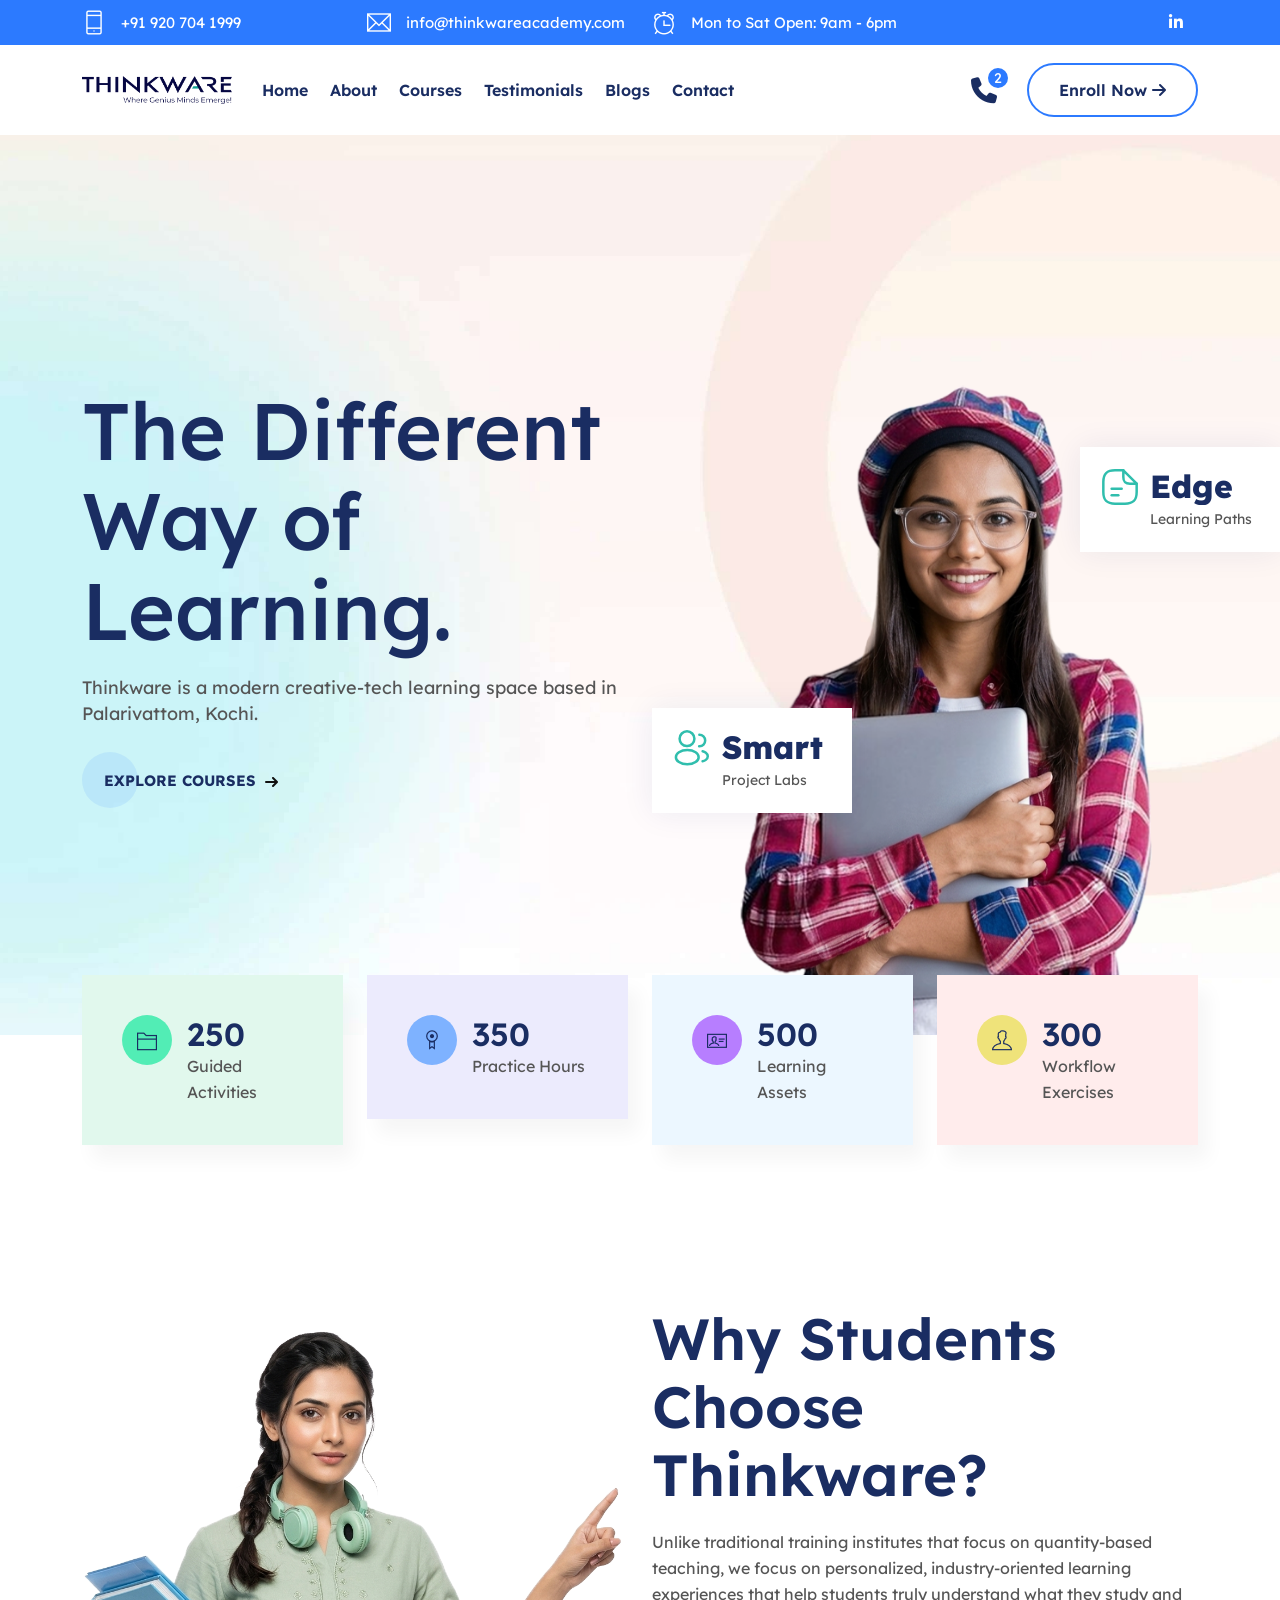
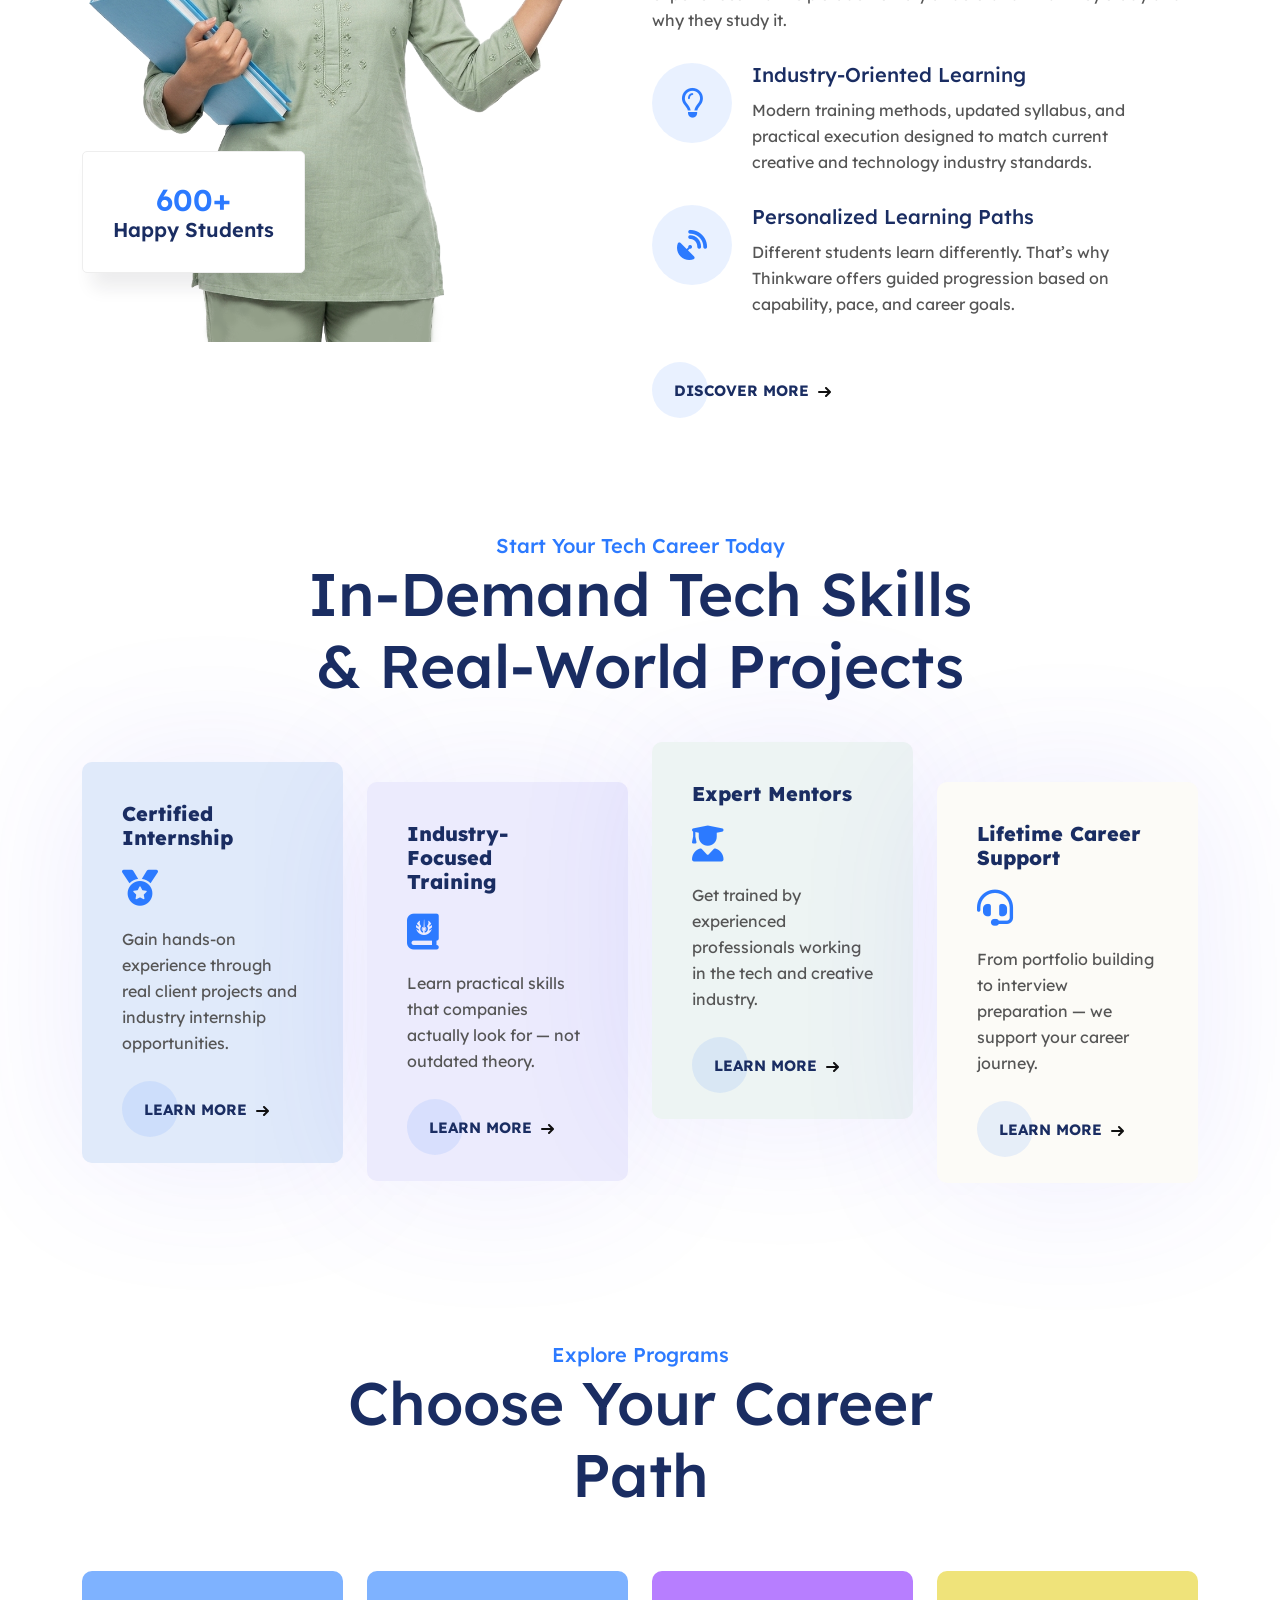
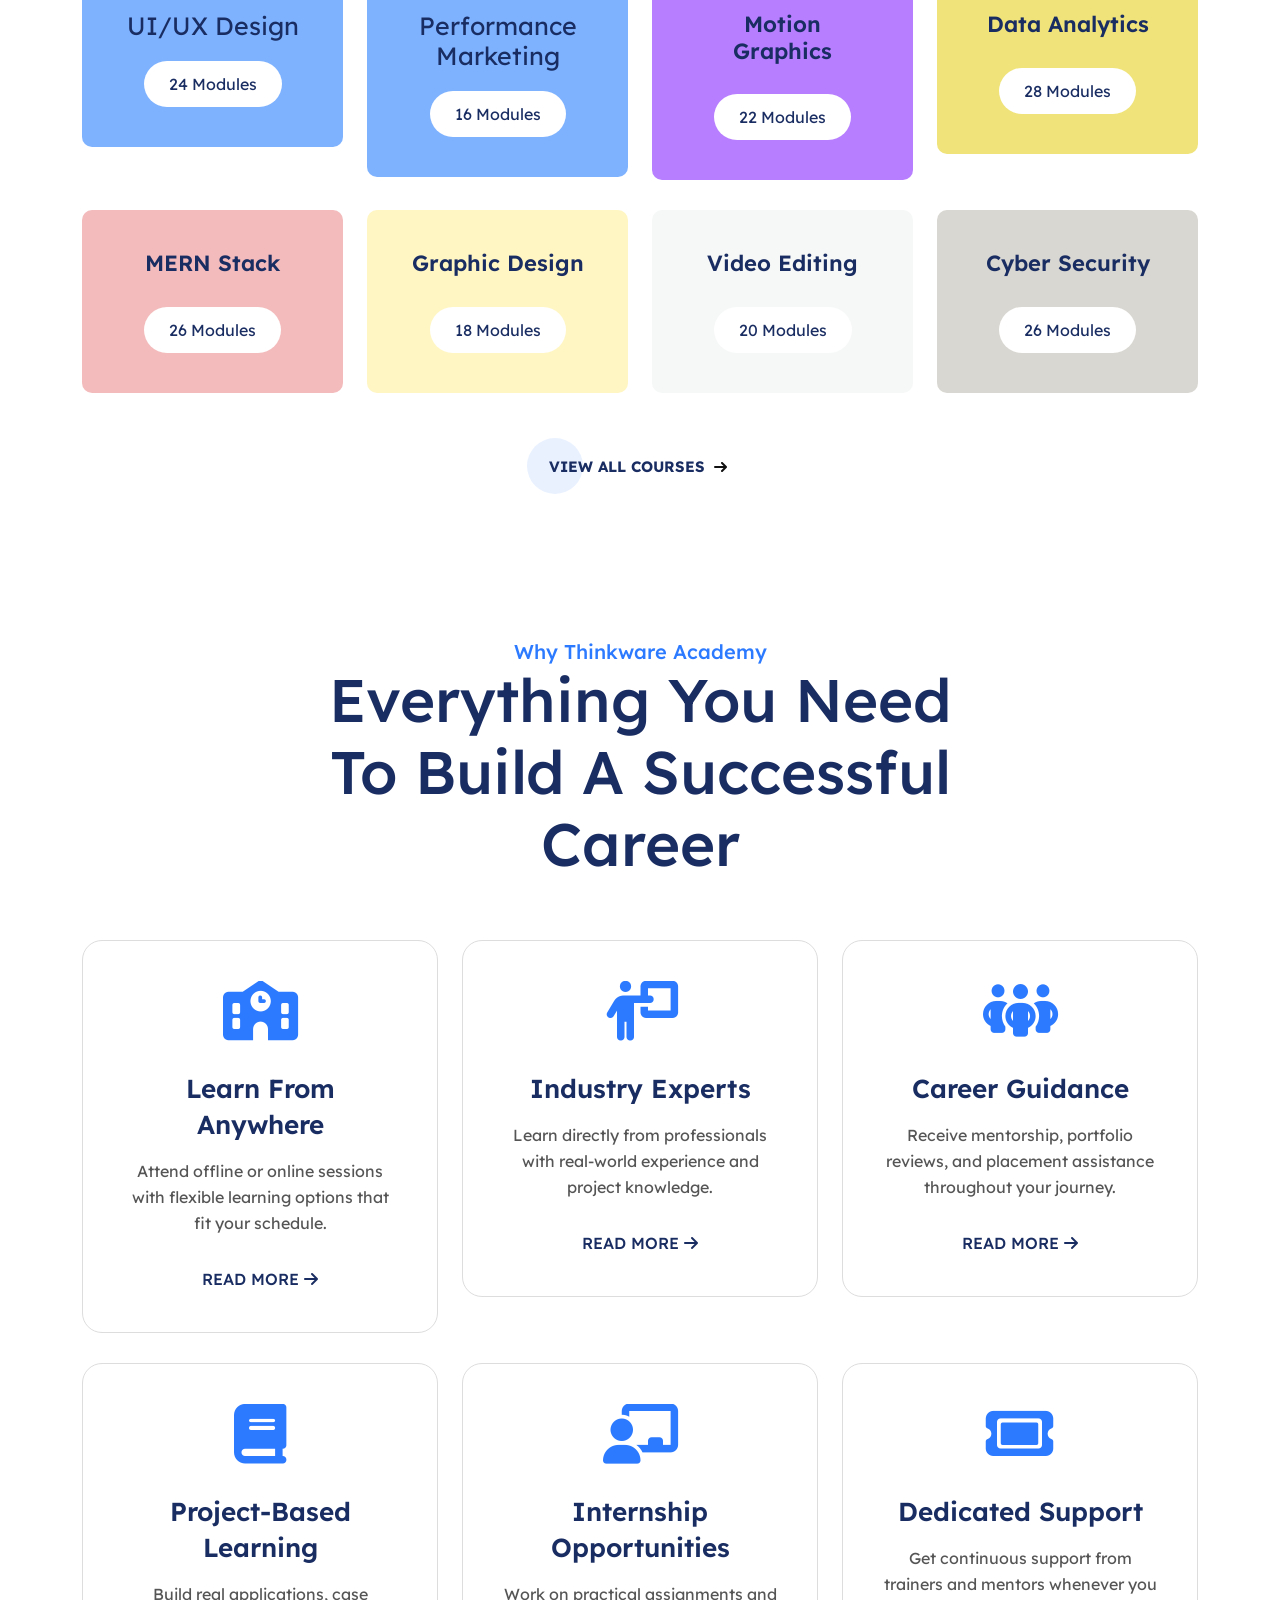
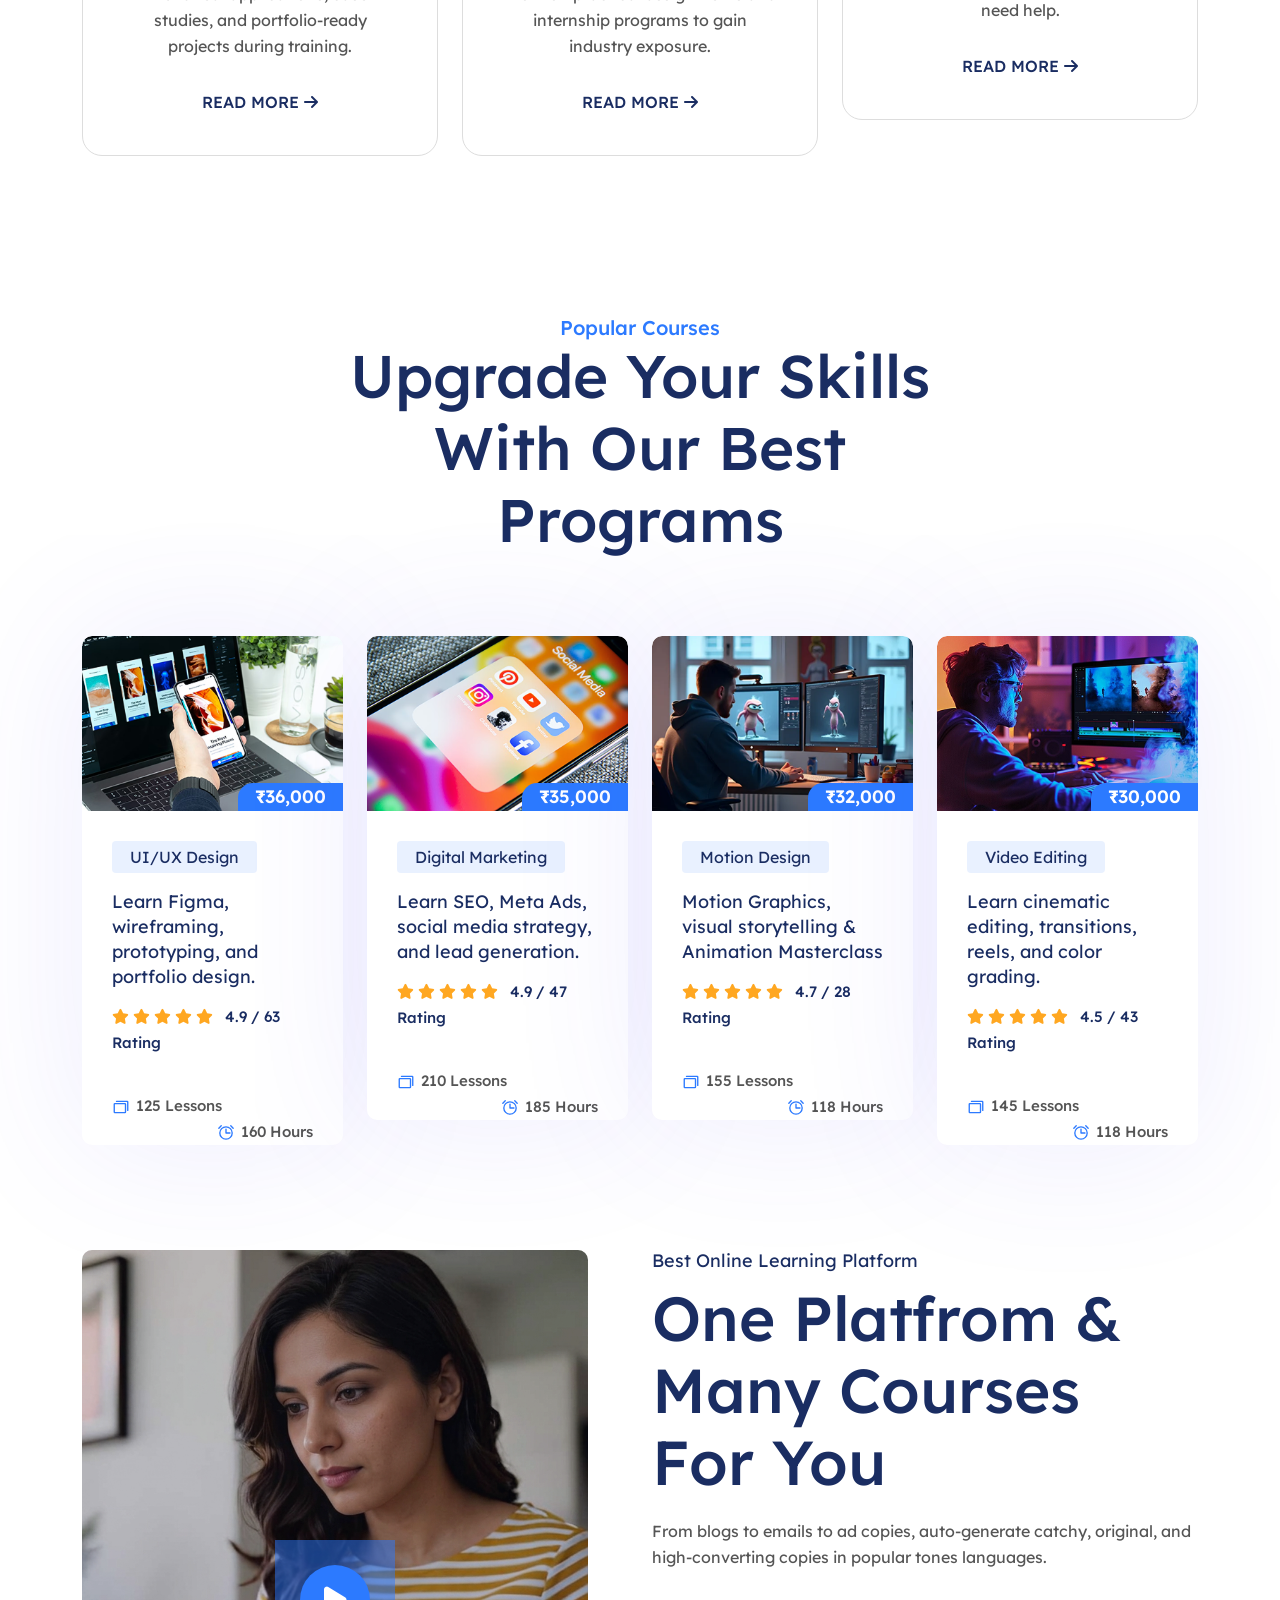
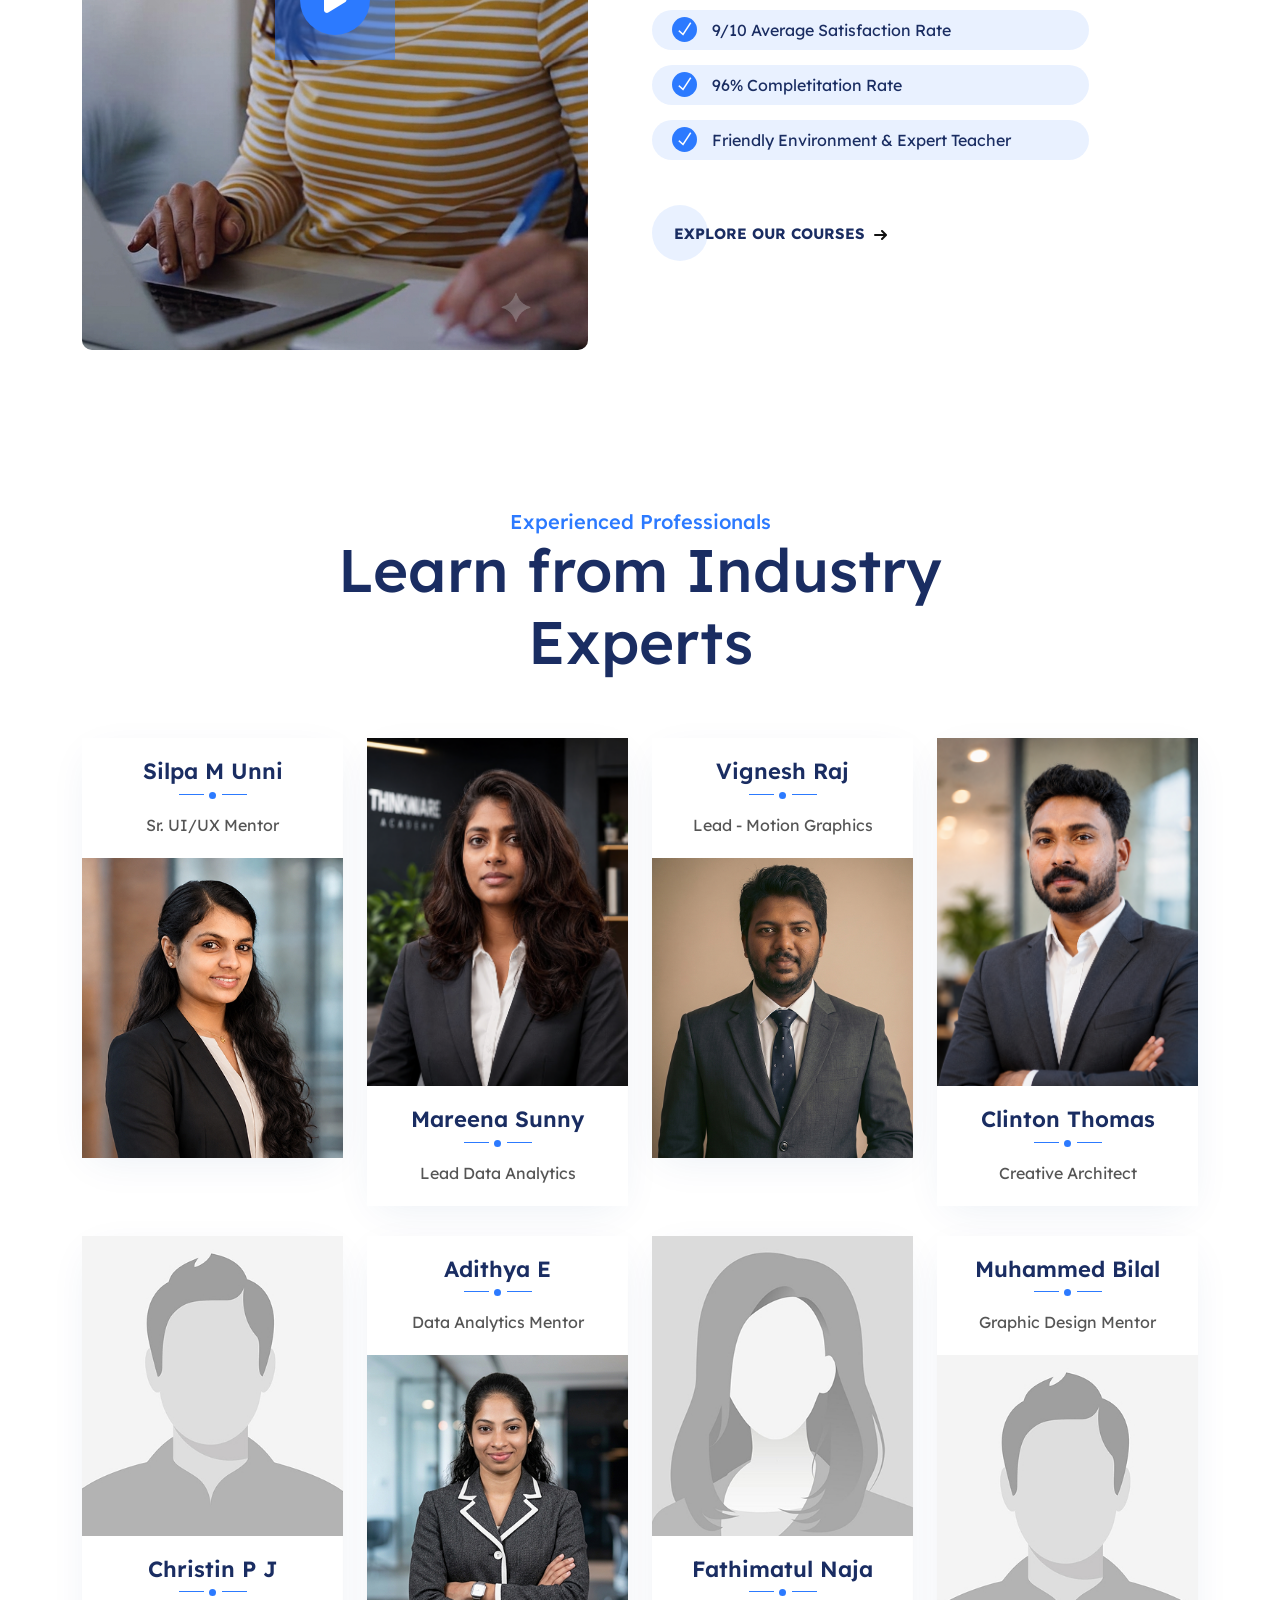
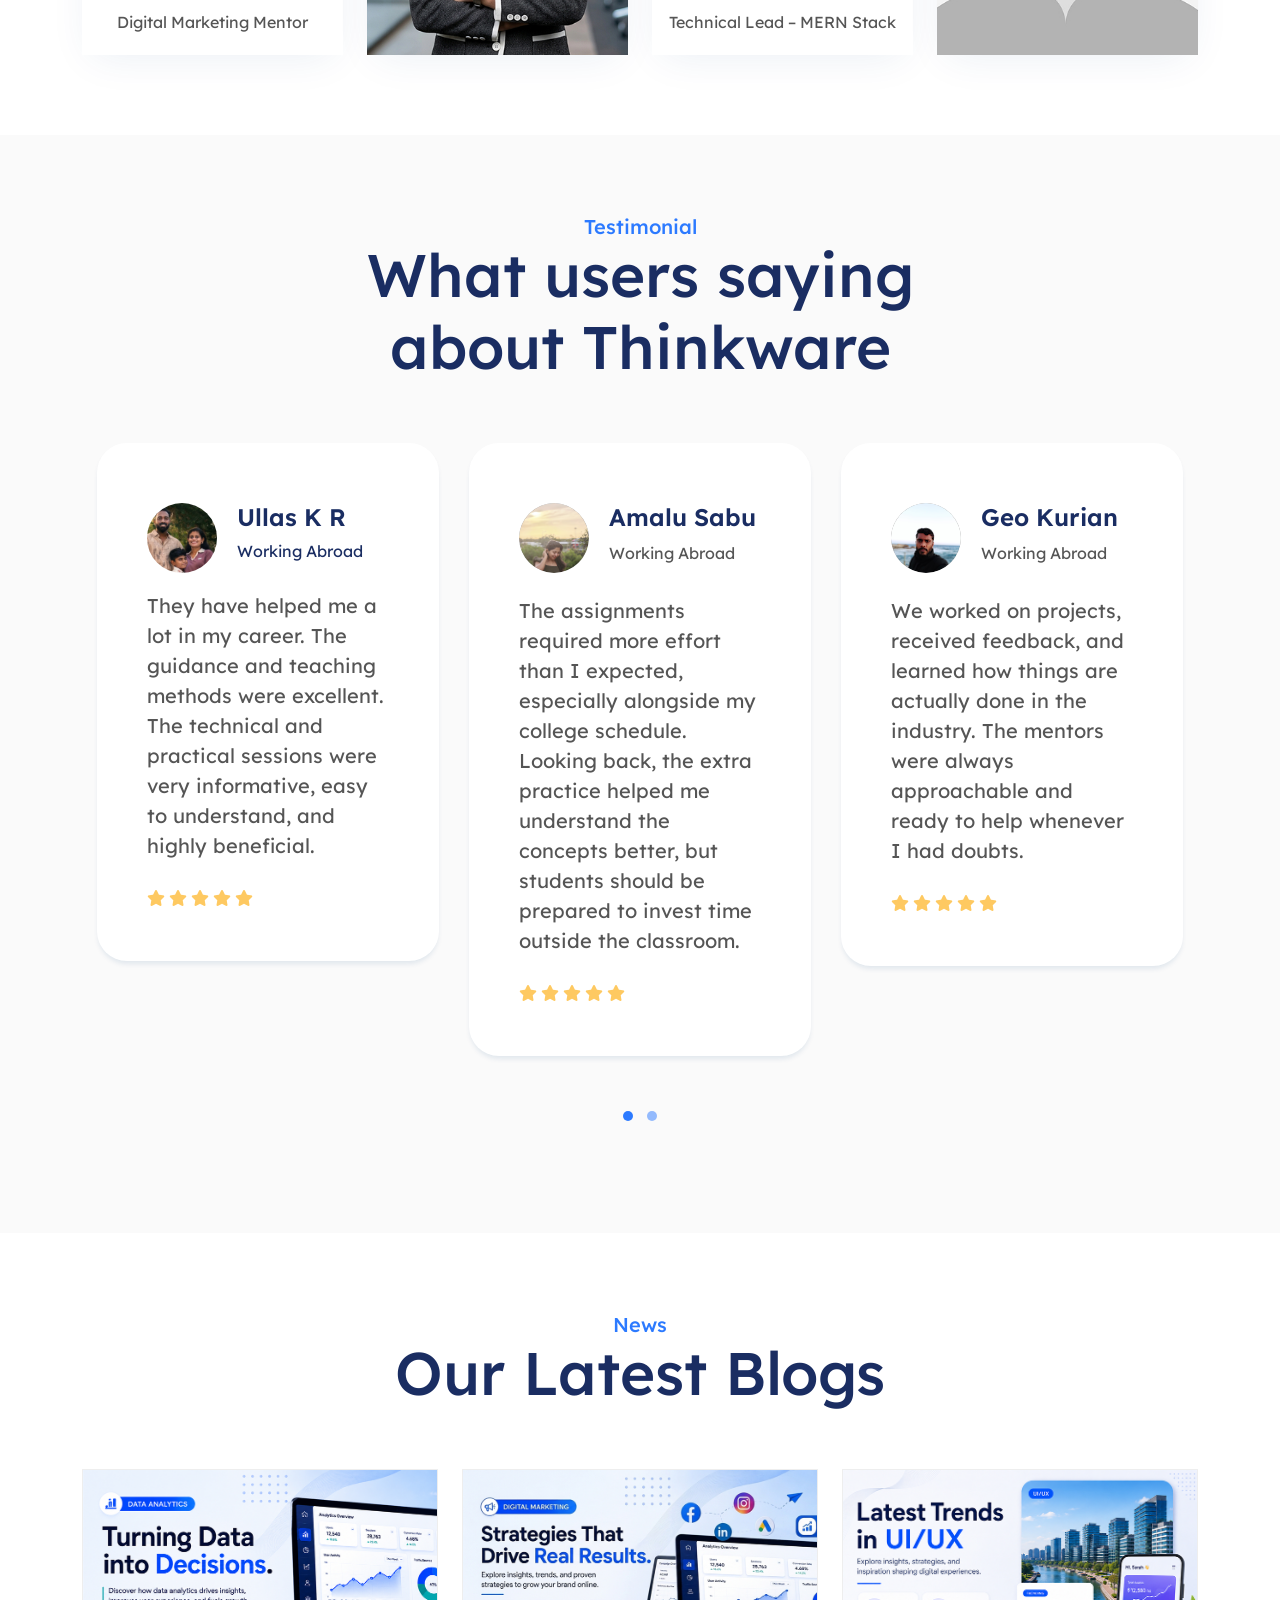
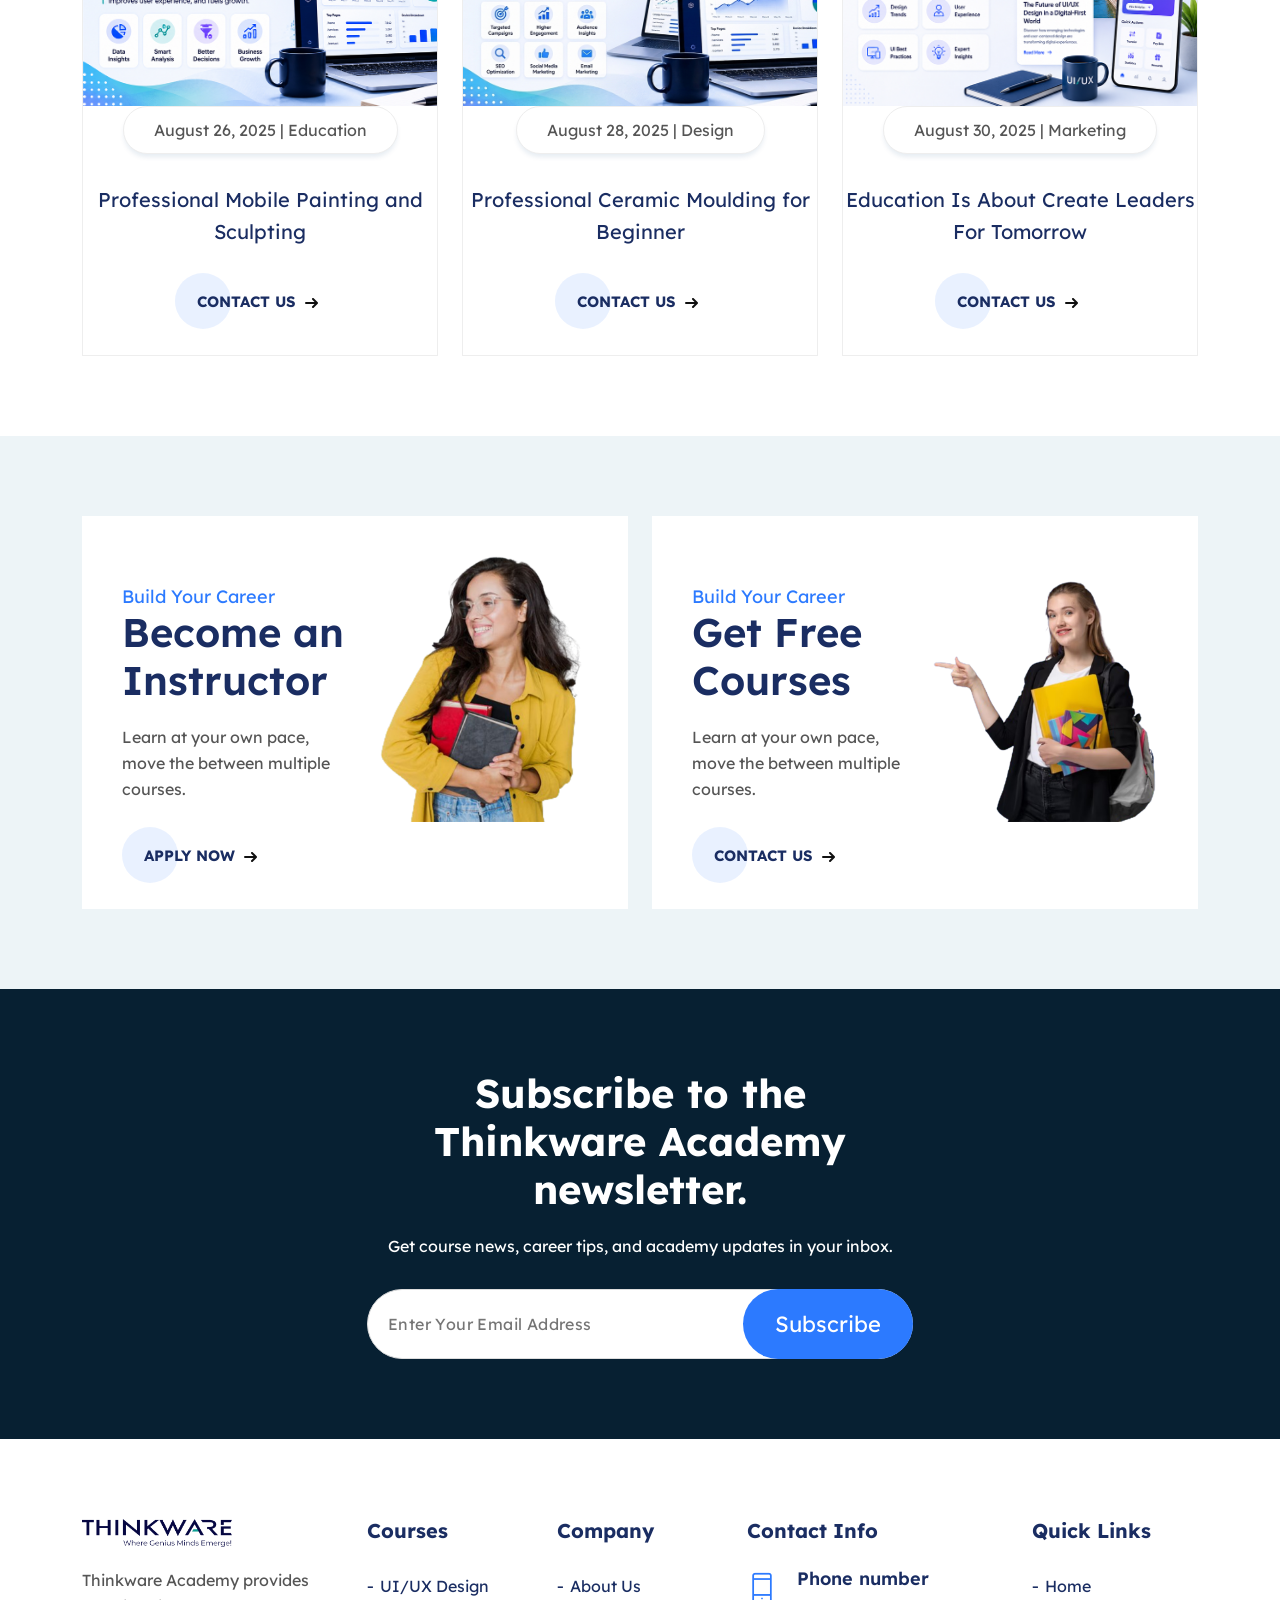
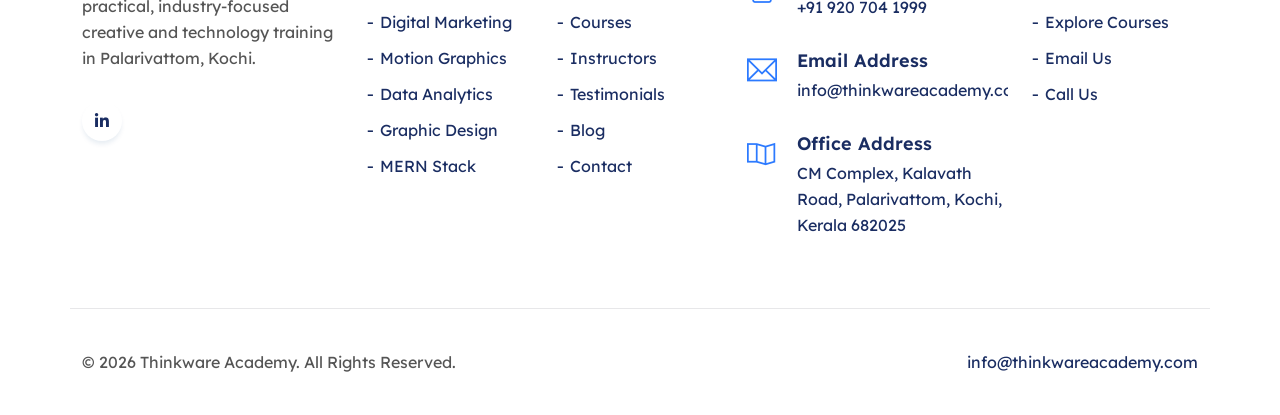
<file: index.html>
<!DOCTYPE html>
<html lang="en">

<head>
	<!-- Meta -->
	<meta charset="utf-8">
	<meta http-equiv="X-UA-Compatible" content="IE=edge">
	<meta name="viewport" content="width=device-width, initial-scale=1">

	<!-- Primary SEO -->
	<title>Thinkware Academy | UI/UX Design & Performance Marketing Institute</title>

	<meta name="title" content="Thinkware Academy | UI/UX Design & Performance Marketing Institute">

	<meta name="description"
		content="Thinkware Academy offers industry-oriented training in UI/UX Design, Performance Marketing, Data Science, Business Analytics, Digital Marketing, Motion Graphics, Graphic Design, Video Editing, and AI-powered Design. Learn through real-world projects with expert mentors.">

	<meta name="keywords"
		content="Thinkware Academy, UI UX Course Kerala, UI UX Design Course Kochi, MERN Stack Course Kerala, Full Stack Development Course, React JS Course, Node JS Course, MongoDB Course, Express JS Course, UI UX Training Institute, Data Science Course, Business Analytics Course, Digital Marketing Course, Motion Graphics Course, Graphic Design Course, Video Editing Course, AI Design Course, Online Courses, Offline Courses, Kochi, Kerala">

	<meta name="author" content="Thinkware Academy">

	<meta name="robots" content="index, follow">

	<meta name="language" content="English">

	<meta name="theme-color" content="#0D1B4C">

	<link rel="canonical" href="https://thinkwareacademy.com/">

	<!-- Open Graph -->
	<meta property="og:type" content="website">
	<meta property="og:url" content="https://thinkwareacademy.com/">
	<meta property="og:title" content="Thinkware Academy | UI/UX Design & Performance Marketing Institute">
	<meta property="og:description"
		content="Build your career through industry-oriented training in UI/UX Design, Performance Marketing, Data Science, Digital Marketing, Motion Graphics and more.">
	<meta property="og:image" content="https://thinkwareacademy.com/assets/img/og-image.jpg">
	<meta property="og:site_name" content="Thinkware Academy">

	<!-- Twitter -->
	<meta name="twitter:card" content="summary_large_image">
	<meta name="twitter:title" content="Thinkware Academy | UI/UX Design & MERN Stack Training Institute">
	<meta name="twitter:description"
		content="Career-focused training programmes designed to make students industry-ready through practical learning and real-world projects.">
	<meta name="twitter:image" content="https://thinkwareacademy.com/assets/img/og-image.jpg">

	<!-- Latest Bootstrap min CSS -->
	<link rel="stylesheet" href="assets/bootstrap/css/bootstrap.min.css">

	<!-- Google Font -->
	<link href="https://fonts.googleapis.com/css2?family=Lexend:wght@300;400;500;600;700&display=swap" rel="stylesheet">

	<!-- Font Awesome CSS -->
	<link rel="stylesheet" href="assets/webfonts/themify-icons.css">

	<!-- All Min Css -->
	<link rel="stylesheet" href="assets/css/all.min.css">
	<link rel="stylesheet" href="assets/css/fontawesome.min.css">

	<!-- Owl Carousel -->
	<link rel="stylesheet" href="assets/owlcarousel/css/owl.carousel.css">
	<link rel="stylesheet" href="assets/owlcarousel/css/owl.theme.css">

	<!-- Magnific Popup -->
	<link rel="stylesheet" href="assets/css/magnific-popup.css">

	<!-- Mobile Menu -->
	<link rel="stylesheet" href="assets/css/jquery-simple-mobilemenu.css">

	<!-- Animate CSS -->
	<link rel="stylesheet" href="assets/css/animate.css">

	<!-- Main Style -->
	<link rel="stylesheet" href="assets/css/style.css">

	<!--[if lt IE 9]>
	<script src="https://oss.maxcdn.com/html5shiv/3.7.2/html5shiv.min.js"></script>
	<script src="https://oss.maxcdn.com/respond/1.4.2/respond.min.js"></script>
	<![endif]-->
</head>

<body>
	<!-- START PRELOADER -->
	<div class="preloaders">
		<span class="loader">THINKWARE</span>
	</div>
	<!-- END PRELOADER -->

	<!-- START TOP HEADER CLASS -->
	<div class="top_header_banner">
		<!-- START LOGO WITH CONTACT -->
		<section class="logo-contact">
			<div class="container">
				<div class="row">
					<div class="col-lg-3 col-md-4 col-sm-6 col-xs-12">
						<div class="single-top-contact">
							<i class="ti-mobile"></i>
							<h4><a href="tel:+919207041999">+91 920 704 1999</a></h4>
						</div>
					</div><!--- END COL -->
					<div class="col-lg-3 col-md-4 col-sm-6 col-xs-12">
						<div class="single-top-contact">
							<i class="ti-email"></i>
							<h4><a href="mailto:info@thinkwareacademy.com">info@thinkwareacademy.com</a></h4>
						</div>
					</div><!--- END COL -->
					<div class="col-lg-3 col-md-4 col-sm-6 col-xs-12">
						<div class="single-top-contact">
							<i class="ti-alarm-clock"></i>
							<h4>Mon to Sat Open: 9am - 6pm</h4>
						</div>
					</div><!--- END COL -->
					<div class="col-lg-3 col-md-4 col-sm-6 col-xs-12">
						<div class="top_social_profile">
							<ul>
								<li><a href="https://www.linkedin.com/company/thinkware-academy/" class="top_f_linkedin"
										target="_blank" rel="noopener noreferrer"
										aria-label="Thinkware Academy on LinkedIn"><i
											class="fa-brands fa-linkedin-in"></i></a></li>
							</ul>
						</div>
					</div><!--- END COL -->
				</div><!--- END ROW -->
			</div><!--- END CONTAINER -->
		</section>
		<!-- END LOGO WITH CONTACT -->

		<!-- START NAVBAR -->
		<div id="navigation" class="navbar-light bg-faded site-navigation">
			<div class="container">
				<div class="row">
					<div class="col-20 align-self-center">
						<div class="site-logo">
							<a href="/"><img src="assets/images/all-img/logo.png" alt="Thinkware Academy"></a>
						</div>
					</div><!--- END COL -->

					<div class="col-60 d-flex">
						<nav id="main-menu">
							<ul>
								<li><a href="/">Home</a></li>
								<li><a href="#about">About</a></li>
								<li><a href="#courses">Courses</a></li>
								<li><a href="#testimonials">Testimonials</a></li>
								<li><a href="#blog">Blogs</a></li>
								<li><a href="#contact">Contact</a></li>
							</ul>
						</nav>
					</div><!--- END COL -->

					<div class="col-30 d-none d-xl-block text-end align-self-center">
						<div class="home_lc">
							<a href="tel:+919207041999" class="hlc" aria-label="Call Thinkware Academy">
								<i class="fa-solid fa-phone"></i>
								<span class="gactive">2</span>
							</a>
						</div>
						<div class="call_to_action">
							<a class="btn_two" href="#contact">Enroll Now <i class="fa-solid fa-arrow-right"></i></a>
						</div><!--- END SOCIAL PROFILE -->
					</div><!--- END COL -->

					<ul class="mobile_menu">
						<li><a href="/">Home</a></li>
						<li><a href="#about">About</a></li>
						<li><a href="#courses">Courses</a></li>
						<li><a href="#team">Instructors</a></li>
						<li><a href="#testimonials">Testimonials</a></li>
						<li><a href="#blog">Blog</a></li>
						<li><a href="#contact">Contact</a></li>
					</ul>
				</div><!--- END ROW -->
			</div><!--- END CONTAINER -->
		</div>
		<!-- END NAVBAR -->

		<!-- START HOME -->
		<section id="home" class="home_bg">
			<div class="container">
				<div class="row">
					<div class="col-lg-6 col-sm-6 col-xs-12">
						<div class="home_content">
							<h1>The Different Way of Learning.</h1>
							<p>Thinkware is a modern creative-tech learning space based in Palarivattom, Kochi.</p>
						</div>
						<div class="home_btn">
							<a href="#courses" class="cta"><span>Explore Courses</span>
								<svg width="13px" height="10px" viewBox="0 0 13 10">
									<path d="M1,5 L11,5"></path>
									<polyline points="8 1 12 5 8 9"></polyline>
								</svg>
							</a>
						</div>
					</div><!-- END COL-->
					<div class="col-lg-6 col-sm-6 col-xs-12">
						<div class="home_me_img">
							<img src="assets/images/all-img/home-image.png" class="img-fluid" alt="" />
							<div class="home_ps">
								<img src="assets/images/icon/user2.svg" alt="" />
								<h2>Smart</h2>
								<span>Project Labs</span>
							</div>
							<div class="home_ps2">
								<img src="assets/images/icon/file2.svg" alt="" />
								<h2>Edge</h2>
								<span>Learning Paths</span>
							</div>
						</div>
					</div><!-- END COL-->
				</div><!--- END ROW -->
			</div><!--- END CONTAINER -->
		</section>
		<!-- END  HOME -->
	</div>
	<!-- END  TOP HEADER CLASS -->

	<!-- START COUNTER -->
	<section class="count_area counter_feature">
		<div class="container">
			<div class="row">
				<div class="col-lg-3 col-sm-6 col-xs-12">
					<div class="single-counter count_one">
						<span class="ti-folder sc_one"></span>
						<h2 class="counter-num">250</h2>
						<p>Guided Activities</p>
					</div>
				</div>
				<div class="col-lg-3 col-sm-6 col-xs-12">
					<div class="single-counter count_two">
						<span class="ti-medall-alt sc_two"></span>
						<h2 class="counter-num">350</h2>
						<p>Practice Hours</p>
					</div>
				</div><!-- END COL -->
				<div class="col-lg-3 col-sm-6 col-xs-12">
					<div class="single-counter count_three">
						<span class="ti-id-badge sc_three"></span>
						<h2 class="counter-num">500</h2>
						<p>Learning Assets</p>
					</div>
				</div><!-- END COL -->
				<div class="col-lg-3 col-sm-6 col-xs-12">
					<div class="single-counter count_four">
						<span class="ti-user sc_four"></span>
						<h2 class="counter-num">300</h2>
						<p>Workflow Exercises</p>
					</div>
				</div><!-- END COL -->
			</div><!--- END ROW -->
		</div><!--- END CONTAINER -->
	</section>
	<!-- END COUNTER -->

	<!-- START ABOUT US HOME ONE -->
	<section id="about" class="ab_one section-padding">
		<div class="container">
			<div class="row">
				<div class="col-lg-6 col-sm-12 col-xs-12 wow fadeInUp" data-wow-duration="1s" data-wow-delay="0.2s"
					data-wow-offset="0">
					<div class="ab_img">
						<img src="assets/images/all-img/about1.png" class="img-fluid" alt="image">
						<div class="wc_year">
							<h3><span>600+</span> <br />Happy Students</h3>
						</div>
					</div>
				</div><!--- END COL -->
				<div class="col-lg-6 col-sm-12 col-xs-12 wow fadeInUp" data-wow-duration="1s" data-wow-delay="0.1s"
					data-wow-offset="0">
					<div class="ab_content">
						<h2>Why Students Choose Thinkware?</h2>
						<p>Unlike traditional training institutes that focus on quantity-based teaching, we focus on
							personalized, industry-oriented learning experiences that help students truly understand
							what they study and why they study it.</p>
					</div>
					<div class="abmv">
						<i class="fa-regular fa-lightbulb"></i>
						<h4>Industry-Oriented Learning</h4>
						<p>Modern training methods, updated syllabus, and practical execution designed to match current
							creative and technology industry standards.</p>
					</div>
					<div class="abmv">
						<i class="fa-solid fa-satellite-dish"></i>
						<h4>Personalized Learning Paths</h4>
						<p>Different students learn differently. That’s why Thinkware offers guided progression based on
							capability, pace, and career goals.</p>
					</div>
					<div class="cta_two">
						<a href="#courses" class="cta"><span>Discover More</span>
							<svg width="13px" height="10px" viewBox="0 0 13 10">
								<path d="M1,5 L11,5"></path>
								<polyline points="8 1 12 5 8 9"></polyline>
							</svg>
						</a>
					</div>
				</div><!--- END COL -->
			</div><!--- END ROW -->
		</div><!--- END CONTAINER -->
	</section>
	<!-- END ABOUT US HOME ONE -->

	<!-- START TOP PROMO FEATURES -->
	<section class="tp_feature section-padding">
		<div class="container">
			<div class="section-title text-center">
				<h4>Start Your Tech Career Today</h4>
				<h1>In-Demand Tech Skills & Real-World Projects</h1>
			</div>
			<div class="row">
				<div class="col-lg-3 col-sm-6 col-xs-12 wow fadeInUp" data-wow-duration="1s" data-wow-delay="0.4s"
					data-wow-offset="0">
					<div class="single_tp">
						<h3>Certified Internship</h3>
						<i class="fa-solid fa-medal"></i>
						<p>Gain hands-on experience through real client projects and industry internship opportunities.
						</p>
						<a href="#about" class="cta"><span>Learn More</span>
							<svg width="13px" height="10px" viewBox="0 0 13 10">
								<path d="M1,5 L11,5"></path>
								<polyline points="8 1 12 5 8 9"></polyline>
							</svg>
						</a>
					</div>
				</div><!-- END COL -->
				<div class="col-lg-3 col-sm-6 col-xs-12 wow fadeInUp" data-wow-duration="1s" data-wow-delay="0.2s"
					data-wow-offset="0">
					<div class="single_tp st_one">
						<h3>Industry-Focused Training</h3>
						<i class="fa-solid fa-book-journal-whills"></i>
						<p>Learn practical skills that companies actually look for — not outdated theory.</p>
						<a href="#about" class="cta"><span>Learn More</span>
							<svg width="13px" height="10px" viewBox="0 0 13 10">
								<path d="M1,5 L11,5"></path>
								<polyline points="8 1 12 5 8 9"></polyline>
							</svg>
						</a>
					</div>
				</div><!-- END COL -->
				<div class="col-lg-3 col-sm-6 col-xs-12 wow fadeInUp" data-wow-duration="1s" data-wow-delay="0.3s"
					data-wow-offset="0">
					<div class="single_tp st_two">
						<h3>Expert Mentors</h3>
						<i class="fa-solid fa-user-graduate"></i>
						<p>Get trained by experienced professionals working in the tech and creative industry.</p>
						<a href="#about" class="cta"><span>Learn More</span>
							<svg width="13px" height="10px" viewBox="0 0 13 10">
								<path d="M1,5 L11,5"></path>
								<polyline points="8 1 12 5 8 9"></polyline>
							</svg>
						</a>
					</div>
				</div><!-- END COL -->
				<div class="col-lg-3 col-sm-6 col-xs-12 wow fadeInUp" data-wow-duration="1s" data-wow-delay="0.4s"
					data-wow-offset="0">
					<div class="single_tp st_three">
						<h3>Lifetime Career Support</h3>
						<i class="fa-solid fa-headset"></i>
						<p>From portfolio building to interview preparation — we support your career journey.</p>
						<a href="#about" class="cta"><span>Learn More</span>
							<svg width="13px" height="10px" viewBox="0 0 13 10">
								<path d="M1,5 L11,5"></path>
								<polyline points="8 1 12 5 8 9"></polyline>
							</svg>
						</a>
					</div>
				</div><!-- END COL -->
			</div><!-- END ROW -->
		</div><!-- END CONTAINER -->
	</section>
	<!-- END TOP PROMO FEATURES -->

	<!-- START TOPIC-->
	<section id="courses" class="topic_content_p2 section-padding">
		<div class="container">
			<div class="section-title">
				<h4>Explore Programs</h4>
				<h1>Choose Your Career Path</h1>
			</div>
			<div class="row">
				<div class="col-lg-3 col-sm-6 col-xs-12">
					<a href="https://courses.thinkwareacademy.com/" class="course-card-link">
						<div class="single_tca sc_two">
							<img src="assets/images/icon/ct2.svg" alt="Performance Marketing" />
							<h2 style="font-size: 25px;">UI/UX Design</h2>
							<span>24 Modules</span>
						</div>
					</a>
				</div><!-- END COL -->
				<div class="col-lg-3 col-sm-6 col-xs-12">
					<a href="https://courses.thinkwareacademy.com/performance-marketing" class="course-card-link">
						<div class="single_tca sc_two">
							<img src="assets/images/icon/ct2.svg" alt="Performance Marketing" />
							<h2 style="font-size: 25px;">Performance Marketing</h2>
							<span>16 Modules</span>
						</div>
					</a>
				</div><!-- END COL -->
				<div class="col-lg-3 col-sm-6 col-xs-12">
					<div class="single_tca sc_three">
						<img src="assets/images/icon/ct3.svg" alt="" />
						<h2><a href="#contact">Motion Graphics</a></h2>
						<span>22 Modules</span>
					</div>
				</div><!-- END COL -->
				<div class="col-lg-3 col-sm-6 col-xs-12">
					<div class="single_tca sc_four">
						<img src="assets/images/icon/ct4.svg" alt="" />
						<h2><a href="#contact">Data Analytics</a></h2>
						<span>28 Modules</span>
					</div>
				</div><!-- END COL -->
				<div class="col-lg-3 col-sm-6 col-xs-12">
					<div class="single_tca sc_five">
						<img src="assets/images/icon/ct5.svg" alt="" />
						<h2><a href="#contact">MERN Stack</a></h2>
						<span>26 Modules</span>
					</div>
				</div><!-- END COL -->
				<div class="col-lg-3 col-sm-6 col-xs-12">
					<div class="single_tca sc_six">
						<img src="assets/images/icon/ct6.svg" alt="" />
						<h2><a href="#contact">Graphic Design</a></h2>
						<span>18 Modules</span>
					</div>
				</div><!-- END COL -->
				<div class="col-lg-3 col-sm-6 col-xs-12">
					<div class="single_tca sc_seven">
						<img src="assets/images/icon/ct6.svg" alt="" />
						<h2><a href="#contact">Video Editing</a></h2>
						<span>20 Modules</span>
					</div>
				</div><!-- END COL -->
				<div class="col-lg-3 col-sm-6 col-xs-12">
					<div class="single_tca sc_eight">
						<img src="assets/images/icon/ct6.svg" alt="" />
						<h2><a href="#contact">Cyber Security</a></h2>
						<span>26 Modules</span>
					</div>
				</div><!-- END COL -->
				<div class="col-lg-12 text-center">
					<div class="cc_btn">
						<a href="#courses" class="cta"><span>View All Courses</span>
							<svg width="13px" height="10px" viewBox="0 0 13 10">
								<path d="M1,5 L11,5"></path>
								<polyline points="8 1 12 5 8 9"></polyline>
							</svg>
						</a>
					</div>
				</div><!--END COL -->
			</div><!-- END ROW -->
		</div><!-- END CONTAINER -->
	</section>
	<!-- END TOPIC -->

	<!-- START WHY CHOOSE US-->
	<section class="marketing_content_area section-padding">
		<div class="container">
			<div class="section-title">
				<h4>Why Thinkware Academy</h4>
				<h1>Everything You Need To Build A Successful Career</h1>
			</div>
			<div class="row">
				<div class="col-lg-4 col-sm-6 col-xs-12 wow fadeInUp" data-wow-duration="1s" data-wow-delay="0.1s"
					data-wow-offset="0">
					<div class="single_feature_one">
						<div class="sf_top">
							<i class="fa-solid fa-school"></i>
							<h2><a href="#about">Learn From Anywhere</a></h2>
						</div>
						<p>Attend offline or online sessions with flexible learning options that fit your schedule.</p>
						<a href="#about">Read More <i class="fa-solid fa-arrow-right"></i></a>
					</div>
				</div><!-- END COL -->
				<div class="col-lg-4 col-sm-6 col-xs-12 wow fadeInUp" data-wow-duration="1s" data-wow-delay="0.2s"
					data-wow-offset="0">
					<div class="single_feature_one">
						<div class="sf_top">
							<i class="fa-solid fa-person-chalkboard"></i>
							<h2><a href="#about">Industry Experts</a></h2>
						</div>
						<p>Learn directly from professionals with real-world experience and project knowledge.</p>
						<a href="#about">Read More <i class="fa-solid fa-arrow-right"></i></a>
					</div>
				</div><!-- END COL -->
				<div class="col-lg-4 col-sm-6 col-xs-12 wow fadeInUp" data-wow-duration="1s" data-wow-delay="0.3s"
					data-wow-offset="0">
					<div class="single_feature_one">
						<div class="sf_top">
							<i class="fa-solid fa-people-group"></i>
							<h2><a href="#about">Career Guidance</a></h2>
						</div>
						<p>Receive mentorship, portfolio reviews, and placement assistance throughout your journey.</p>
						<a href="#about">Read More <i class="fa-solid fa-arrow-right"></i></a>
					</div>
				</div><!-- END COL -->
				<div class="col-lg-4 col-sm-6 col-xs-12 wow fadeInUp" data-wow-duration="1s" data-wow-delay="0.4s"
					data-wow-offset="0">
					<div class="single_feature_one">
						<div class="sf_top">
							<i class="fa-solid fa-book"></i>
							<h2><a href="#about">Project-Based Learning</a></h2>
						</div>
						<p>Build real applications, case studies, and portfolio-ready projects during training.</p>
						<a href="#about">Read More <i class="fa-solid fa-arrow-right"></i></a>
					</div>
				</div><!-- END COL -->
				<div class="col-lg-4 col-sm-6 col-xs-12 wow fadeInUp" data-wow-duration="1s" data-wow-delay="0.5s"
					data-wow-offset="0">
					<div class="single_feature_one">
						<div class="sf_top">
							<i class="fa-solid fa-chalkboard-user"></i>
							<h2><a href="#about">Internship Opportunities</a></h2>
						</div>
						<p>Work on practical assignments and internship programs to gain industry exposure.</p>
						<a href="#about">Read More <i class="fa-solid fa-arrow-right"></i></a>
					</div>
				</div><!-- END COL -->
				<div class="col-lg-4 col-sm-6 col-xs-12 wow fadeInUp" data-wow-duration="1s" data-wow-delay="0.6s"
					data-wow-offset="0">
					<div class="single_feature_one">
						<div class="sf_top">
							<i class="fa-solid fa-ticket"></i>
							<h2><a href="#about">Dedicated Support</a></h2>
						</div>
						<p>Get continuous support from trainers and mentors whenever you need help.</p>
						<a href="#about">Read More <i class="fa-solid fa-arrow-right"></i></a>
					</div>
				</div><!-- END COL -->
			</div><!-- END ROW -->
		</div><!-- END CONTAINER -->
	</section>
	<!-- END WHY CHOOSE US -->

	<!--START COURSE -->
	<div class="best-course section-padding">
		<div class="container">
			<div class="section-title">
				<h4>Popular Courses</h4>
				<h1>Upgrade Your Skills With Our Best Programs</h1>
			</div>
			<div class="course-list row wow fadeIn">
				<div class="col-xl-3 col-lg-4 col-md-6 col-12">
					<div class="course-item d-flex">
						<div class="course-inner">
							<div class="course-img">
								<img src="assets/images/course/c1.png" alt="course">
								<div class="course-price">₹36,000</div>
							</div>

							<div class="course-content">
								<div class="ccategory">
									<a href="#contact">UI/UX Design</a>
								</div>

								<h3><a href="#contact">Learn Figma, wireframing, prototyping, and portfolio design.</a>
								</h3>

								<div class="crating">

									<i class="fa-solid fa-star"></i>
									<i class="fa-solid fa-star"></i>
									<i class="fa-solid fa-star"></i>
									<i class="fa-solid fa-star"></i>
									<i class="fa-solid fa-star"></i>

									<span>
										4.9 / 63 Rating
									</span>
								</div>

								<div class="cmeta">
									<span>
										<svg fill="none" viewBox="0 0 20 20">
											<path stroke="#2c7aff" stroke-linecap="round" stroke-linejoin="round"
												stroke-width="1.5"
												d="M14.376 6.25H3.126a.625.625 0 00-.626.625v8.75c0 .345.28.625.625.625h11.25c.346 0 .626-.28.626-.625v-8.75a.625.625 0 00-.625-.625z" />
											<path stroke="#2c7aff" stroke-linecap="round" stroke-linejoin="round"
												stroke-width="1.5" d="M5 3.75h11.875a.625.625 0 01.625.625v9.375" />
										</svg>
										125 Lessons
									</span>

									<span class="cmtime">
										<svg fill="none" viewBox="0 0 20 20">
											<path stroke="#2c7aff" stroke-linecap="round" stroke-linejoin="round"
												stroke-width="1.5" d="M10 5.625V10h4.375" />
											<path stroke="#2c7aff" stroke-miterlimit="10" stroke-width="1.5"
												d="M10 16.875a6.875 6.875 0 100-13.75 6.875 6.875 0 000 13.75z" />
											<path stroke="#2c7aff" stroke-linecap="round" stroke-linejoin="round"
												stroke-width="1.5"
												d="M15.303 2.045l2.652 2.652M2.045 4.697l2.652-2.652" />
										</svg>
										160 Hours
									</span>
								</div>

							</div>
						</div>

						<div class="course-hover align-self-center">
							<div class="chover_content">
								<div class="ccategory">
									<a href="#contact">UI/UX Design</a>
								</div>

								<h3><a href="#contact">Become A Professional UI/UX Designer.</a></h3>

								<div class="hcourse-price">₹36,000</div>
								<p>
									Design modern mobile apps and websites while building a professional portfolio that
									helps you land internships and jobs.
								</p>
								<div class="hcmeta">
									<span>
										<img src="assets/images/all-img/avator.png" alt="img">
										<a href="#team">Clinton Thomas</a>
									</span>

									<span>
										<i class="fa-solid fa-star"></i>
										4.8 (4.6k)
									</span>
								</div>
								<div class="text-center">
									<a href="#contact" class="cta"><span>Enroll Now</span>
										<svg width="13px" height="10px" viewBox="0 0 13 10">
											<path d="M1,5 L11,5"></path>
											<polyline points="8 1 12 5 8 9"></polyline>
										</svg>
									</a>
								</div>
							</div>
						</div>
					</div>
				</div>
				<!-- End course-item -->

				<div class="col-xl-3 col-lg-4 col-md-6 col-12">
					<div class="course-item d-flex">
						<div class="course-inner">
							<div class="course-img">
								<img src="assets/images/course/c2.png" alt="course">
								<div class="course-price">₹35,000</div>
							</div>

							<div class="course-content">
								<div class="ccategory">
									<a href="#contact">Digital Marketing</a>
								</div>

								<h3><a href="#contact">Learn SEO, Meta Ads, social media strategy, and lead
										generation.</a></h3>

								<div class="crating">

									<i class="fa-solid fa-star"></i>
									<i class="fa-solid fa-star"></i>
									<i class="fa-solid fa-star"></i>
									<i class="fa-solid fa-star"></i>
									<i class="fa-solid fa-star"></i>

									<span>
										4.9 / 47 Rating
									</span>
								</div>

								<div class="cmeta">
									<span>
										<svg fill="none" viewBox="0 0 20 20">
											<path stroke="#2c7aff" stroke-linecap="round" stroke-linejoin="round"
												stroke-width="1.5"
												d="M14.376 6.25H3.126a.625.625 0 00-.626.625v8.75c0 .345.28.625.625.625h11.25c.346 0 .626-.28.626-.625v-8.75a.625.625 0 00-.625-.625z" />
											<path stroke="#2c7aff" stroke-linecap="round" stroke-linejoin="round"
												stroke-width="1.5" d="M5 3.75h11.875a.625.625 0 01.625.625v9.375" />
										</svg>
										210 Lessons
									</span>

									<span class="cmtime">
										<svg fill="none" viewBox="0 0 20 20">
											<path stroke="#2c7aff" stroke-linecap="round" stroke-linejoin="round"
												stroke-width="1.5" d="M10 5.625V10h4.375" />
											<path stroke="#2c7aff" stroke-miterlimit="10" stroke-width="1.5"
												d="M10 16.875a6.875 6.875 0 100-13.75 6.875 6.875 0 000 13.75z" />
											<path stroke="#2c7aff" stroke-linecap="round" stroke-linejoin="round"
												stroke-width="1.5"
												d="M15.303 2.045l2.652 2.652M2.045 4.697l2.652-2.652" />
										</svg>
										185 Hours
									</span>
								</div>

							</div>
						</div>

						<div class="course-hover align-self-center">
							<div class="chover_content">
								<div class="ccategory">
									<a href="#contact">Digital Marketing</a>
								</div>

								<h3><a href="#contact">Learn how to grow brands through digital marketing</a></h3>

								<div class="hcourse-price">₹35,000</div>
								<p>
									Run real ad campaigns, improve brand visibility, and master performance marketing
									strategies..
								</p>
								<div class="hcmeta">
									<span>
										<img src="assets/images/all-img/avator.png" alt="img">
										<a href="#team">Christin P J</a>
									</span>

									<span>
										<i class="fa-solid fa-star"></i>
										4.9 (2.5k)
									</span>
								</div>
								<div class="text-center">
									<a href="#contact" class="cta"><span>Enroll Now</span>
										<svg width="13px" height="10px" viewBox="0 0 13 10">
											<path d="M1,5 L11,5"></path>
											<polyline points="8 1 12 5 8 9"></polyline>
										</svg>
									</a>
								</div>
							</div>
						</div>
					</div>
				</div>
				<!-- End course-item -->

				<div class="col-xl-3 col-lg-4 col-md-6 col-12">
					<div class="course-item d-flex">
						<div class="course-inner">
							<div class="course-img">
								<img src="assets/images/course/c3.png" alt="course">
								<div class="course-price">₹32,000</div>
							</div>

							<div class="course-content">
								<div class="ccategory">
									<a href="#contact">Motion Design</a>
								</div>

								<h3><a href="#contact">Motion Graphics, visual storytelling & Animation Masterclass</a>
								</h3>

								<div class="crating">

									<i class="fa-solid fa-star"></i>
									<i class="fa-solid fa-star"></i>
									<i class="fa-solid fa-star"></i>
									<i class="fa-solid fa-star"></i>
									<i class="fa-solid fa-star"></i>

									<span>
										4.7 / 28 Rating
									</span>
								</div>

								<div class="cmeta">
									<span>
										<svg fill="none" viewBox="0 0 20 20">
											<path stroke="#2c7aff" stroke-linecap="round" stroke-linejoin="round"
												stroke-width="1.5"
												d="M14.376 6.25H3.126a.625.625 0 00-.626.625v8.75c0 .345.28.625.625.625h11.25c.346 0 .626-.28.626-.625v-8.75a.625.625 0 00-.625-.625z" />
											<path stroke="#2c7aff" stroke-linecap="round" stroke-linejoin="round"
												stroke-width="1.5" d="M5 3.75h11.875a.625.625 0 01.625.625v9.375" />
										</svg>
										155 Lessons
									</span>

									<span class="cmtime">
										<svg fill="none" viewBox="0 0 20 20">
											<path stroke="#2c7aff" stroke-linecap="round" stroke-linejoin="round"
												stroke-width="1.5" d="M10 5.625V10h4.375" />
											<path stroke="#2c7aff" stroke-miterlimit="10" stroke-width="1.5"
												d="M10 16.875a6.875 6.875 0 100-13.75 6.875 6.875 0 000 13.75z" />
											<path stroke="#2c7aff" stroke-linecap="round" stroke-linejoin="round"
												stroke-width="1.5"
												d="M15.303 2.045l2.652 2.652M2.045 4.697l2.652-2.652" />
										</svg>
										118 Hours
									</span>
								</div>

							</div>
						</div>

						<div class="course-hover align-self-center">
							<div class="chover_content">
								<div class="ccategory">
									<a href="#contact">Motion Design</a>
								</div>

								<h3><a href="#contact">Bring Your Designs To Life</a></h3>

								<div class="hcourse-price">₹32,000</div>
								<p>
									Create professional animations, Instagram reels, explainer videos, and cinematic
									motion graphics.
								</p>
								<div class="hcmeta">
									<span>
										<img src="assets/images/all-img/avator.png" alt="img">
										<a href="#team">Alex John</a>
									</span>

									<span>
										<i class="fa-solid fa-star"></i>
										4.6 (1.5k)
									</span>
								</div>
								<div class="text-center">
									<a href="#contact" class="cta"><span>Enroll Now</span>
										<svg width="13px" height="10px" viewBox="0 0 13 10">
											<path d="M1,5 L11,5"></path>
											<polyline points="8 1 12 5 8 9"></polyline>
										</svg>
									</a>
								</div>
							</div>
						</div>
					</div>
				</div>
				<!-- End course-item -->

				<div class="col-xl-3 col-lg-4 col-md-6 col-12">
					<div class="course-item d-flex">
						<div class="course-inner">
							<div class="course-img">
								<img src="assets/images/course/c4.png" alt="course">
								<div class="course-price">₹30,000</div>
							</div>

							<div class="course-content">
								<div class="ccategory">
									<a href="#contact">Video Editing</a>
								</div>

								<h3><a href="#contact">Learn cinematic editing, transitions, reels, and color
										grading.</a></h3>

								<div class="crating">

									<i class="fa-solid fa-star"></i>
									<i class="fa-solid fa-star"></i>
									<i class="fa-solid fa-star"></i>
									<i class="fa-solid fa-star"></i>
									<i class="fa-solid fa-star"></i>

									<span>
										4.5 / 43 Rating
									</span>
								</div>

								<div class="cmeta">
									<span>
										<svg fill="none" viewBox="0 0 20 20">
											<path stroke="#2c7aff" stroke-linecap="round" stroke-linejoin="round"
												stroke-width="1.5"
												d="M14.376 6.25H3.126a.625.625 0 00-.626.625v8.75c0 .345.28.625.625.625h11.25c.346 0 .626-.28.626-.625v-8.75a.625.625 0 00-.625-.625z" />
											<path stroke="#2c7aff" stroke-linecap="round" stroke-linejoin="round"
												stroke-width="1.5" d="M5 3.75h11.875a.625.625 0 01.625.625v9.375" />
										</svg>
										145 Lessons
									</span>

									<span class="cmtime">
										<svg fill="none" viewBox="0 0 20 20">
											<path stroke="#2c7aff" stroke-linecap="round" stroke-linejoin="round"
												stroke-width="1.5" d="M10 5.625V10h4.375" />
											<path stroke="#2c7aff" stroke-miterlimit="10" stroke-width="1.5"
												d="M10 16.875a6.875 6.875 0 100-13.75 6.875 6.875 0 000 13.75z" />
											<path stroke="#2c7aff" stroke-linecap="round" stroke-linejoin="round"
												stroke-width="1.5"
												d="M15.303 2.045l2.652 2.652M2.045 4.697l2.652-2.652" />
										</svg>
										118 Hours
									</span>
								</div>

							</div>
						</div>

						<div class="course-hover align-self-center">
							<div class="chover_content">
								<div class="ccategory">
									<a href="#contact">Video Editing</a>
								</div>

								<h3><a href="#contact">Professional Video Editing Program</a></h3>

								<div class="hcourse-price">₹30,000</div>
								<p>
									Learn Premiere Pro, cinematic cuts, YouTube editing, reels production, and
									commercial editing techniques.
								</p>
								<div class="hcmeta">
									<span>
										<img src="assets/images/all-img/avator.png" alt="img">
										<a href="#team">Vignesh Raj</a>
									</span>

									<span>
										<i class="fa-solid fa-star"></i>
										4.9 (1.8k)
									</span>
								</div>
								<div class="text-center">
									<a href="#contact" class="cta"><span>Enroll Now</span>
										<svg width="13px" height="10px" viewBox="0 0 13 10">
											<path d="M1,5 L11,5"></path>
											<polyline points="8 1 12 5 8 9"></polyline>
										</svg>
									</a>
								</div>
							</div>
						</div>
					</div>
				</div>
				<!-- End course-item -->
			</div><!--END ROW -->
		</div><!--END CONTAINER -->
	</div>
	<!--END COURSE -->

	<!-- START VIDEO -->
	<section class="vid_area section-padding">
		<div class="container">
			<div class="row">
				<div class="col-lg-6 col-sm-12 col-xs-12 wow fadeInUDown" data-wow-duration="1s" data-wow-delay="0.2s"
					data-wow-offset="0">
					<div class="video-area">
						<a href="https://www.youtube.com/watch?v=RXv_uIN6e-Y" class="magnific_popup video-button"><i
								class="fa fa-play"></i></a>
					</div>
				</div><!--- END COL -->
				<div class="col-lg-6 col-sm-12 col-xs-12 wow fadeInUp" data-wow-duration="1s" data-wow-delay="0.1s"
					data-wow-offset="0">
					<div class="cp_content">
						<h4>Best Online Learning Platform</h4>
						<h2>One Platfrom & Many Courses For You</h2>
						<p>From blogs to emails to ad copies, auto-generate catchy, original, and high-converting copies
							in popular tones languages.</p>
						<ul>
							<li><span class="ti-check"></span>9/10 Average Satisfaction Rate</li>
							<li><span class="ti-check"></span>96% Completitation Rate</li>
							<li><span class="ti-check"></span>Friendly Environment & Expert Teacher</li>
						</ul>
					</div>
					<div class="cp_btn">
						<a href="#courses" class="cta"><span>Explore Our Courses</span>
							<svg width="13px" height="10px" viewBox="0 0 13 10">
								<path d="M1,5 L11,5"></path>
								<polyline points="8 1 12 5 8 9"></polyline>
							</svg>
						</a>
					</div>
				</div><!--- END COL -->
			</div><!--- END ROW -->
		</div><!--- END CONTAINER -->
	</section>
	<!-- END VIDEO -->

	<!-- START TEAM-->
	<section id="team" class="team_member section-padding">
		<div class="container">
			<div class="section-title">
				<h4>Experienced Professionals</h4>
				<h1>Learn from Industry Experts</h1>
			</div>
			<div class="row text-center">
				<div class="col-lg-3 col-sm-6 col-xs-12 wow fadeInUp" data-wow-duration="1s" data-wow-delay="0.1s"
					data-wow-offset="0">
					<div class="our-team">
						<div class="team-content">
							<h3 class="title">Silpa M Unni</h3>
							<span class="post">Sr. UI/UX Mentor</span>
						</div>
						<div class="team_img">
							<img src="assets/images/team/1.jpg" alt="team-image">
						</div>

					</div>
				</div><!--- END COL -->
				<div class="col-lg-3 col-sm-6 col-xs-12 wow fadeInUp" data-wow-duration="1s" data-wow-delay="0.2s"
					data-wow-offset="0">
					<div class="our-team">
						<div class="team_img">
							<img src="assets/images/team/6.jpg" alt="team-image">
						</div>
						<div class="team-content">
							<h3 class="title">Mareena Sunny</h3>
							<span class="post">Lead Data Analytics</span>
						</div>
					</div>
				</div><!--- END COL -->
				<div class="col-lg-3 col-sm-6 col-xs-12 wow fadeInUp" data-wow-duration="1s" data-wow-delay="0.3s"
					data-wow-offset="0">
					<div class="our-team">
						<div class="team-content">
							<h3 class="title">Vignesh Raj</h3>
							<span class="post">Lead - Motion Graphics</span>
						</div>
						<div class="team_img">
							<img src="assets/images/team/3.jpg" alt="team-image">
						</div>
					</div>
				</div><!--- END COL -->
				<div class="col-lg-3 col-sm-6 col-xs-12 wow fadeInUp" data-wow-duration="1s" data-wow-delay="0.4s"
					data-wow-offset="0">
					<div class="our-team">
						<div class="team_img">
							<img src="assets/images/team/4.jpg" alt="team-image">
						</div>
						<div class="team-content">
							<h3 class="title">Clinton Thomas</h3>
							<span class="post">Creative Architect</span>
						</div>
					</div>
				</div><!--- END COL -->
				<div class="col-lg-3 col-sm-6 col-xs-12 wow fadeInUp" data-wow-duration="1s" data-wow-delay="0.4s"
					data-wow-offset="0">
					<div class="our-team">
						<div class="team_img">
							<img src="assets/images/team/5.jpg" alt="team-image">
						</div>
						<div class="team-content">
							<h3 class="title">Christin P J</h3>
							<span class="post">Digital Marketing Mentor</span>
						</div>
					</div>
				</div><!--- END COL -->
				<div class="col-lg-3 col-sm-6 col-xs-12 wow fadeInUp" data-wow-duration="1s" data-wow-delay="0.3s"
					data-wow-offset="0">
					<div class="our-team">
						<div class="team-content">
							<h3 class="title">Adithya E</h3>
							<span class="post">Data Analytics Mentor</span>
						</div>
						<div class="team_img">
							<img src="assets/images/team/2.jpg" alt="team-image">
						</div>
					</div>
				</div><!--- END COL -->
				<div class="col-lg-3 col-sm-6 col-xs-12 wow fadeInUp" data-wow-duration="1s" data-wow-delay="0.4s"
					data-wow-offset="0">
					<div class="our-team">
						<div class="team_img">
							<img src="assets/images/team/7.jpg" alt="team-image">
						</div>
						<div class="team-content">
							<h3 class="title">Fathimatul Naja</h3>
							<span class="post">Technical Lead – MERN Stack</span>
						</div>
					</div>
				</div><!--- END COL -->
				<div class="col-lg-3 col-sm-6 col-xs-12 wow fadeInUp" data-wow-duration="1s" data-wow-delay="0.3s"
					data-wow-offset="0">
					<div class="our-team">
						<div class="team-content">
							<h3 class="title">Muhammed Bilal</h3>
							<span class="post">Graphic Design Mentor</span>
						</div>
						<div class="team_img">
							<img src="assets/images/team/8.jpg" alt="team-image">
						</div>
					</div>
				</div><!--- END COL -->
			</div><!-- END ROW -->
		</div><!-- END CONTAINER -->
	</section>
	<!-- END TEAM -->

	<!-- START TESTIMONIALS-->
	<section id="testimonials" class="testi_home_area section-padding">
		<div class="container">
			<div class="section-title">
				<h4>Testimonial</h4>
				<h1>What users saying about Thinkware</h1>
			</div>
			<div class="row">
				<div class="col-lg-12">
					<div id="testimonial-slider" class="owl-carousel">
						<div class="testimonial">
							<div class="testi_pic_title">
								<div class="pic">
									<img src="assets/images/all-img/testimonials/t2.png" alt="">
								</div>
								<h4>Ullas K R<h4>
										<small class="post">Working Abroad</small>
							</div>
							<p>They have helped me a lot in my career. The guidance and teaching methods were excellent.
								The technical and practical sessions were very informative, easy to understand, and
								highly beneficial.</p>
							<i class="fa fa-star"></i>
							<i class="fa fa-star"></i>
							<i class="fa fa-star"></i>
							<i class="fa fa-star"></i>
							<i class="fa fa-star"></i>
						</div><!-- END TESTIMONIAL -->
						<div class="testimonial">
							<div class="testi_pic_title">
								<div class="pic">
									<img src="assets/images/all-img/testimonials/t1.png" alt="">
								</div>
								<h4>Amalu Sabu</h4>
								<small class="post">Working Abroad</small>
							</div>
							<p>The assignments required more effort than I expected, especially alongside my college
								schedule. Looking back, the extra practice helped me understand the concepts better, but
								students should be prepared to invest time outside the classroom.</p>
							<i class="fa fa-star"></i>
							<i class="fa fa-star"></i>
							<i class="fa fa-star"></i>
							<i class="fa fa-star"></i>
							<i class="fa fa-star"></i>
						</div><!-- END TESTIMONIAL -->
						<div class="testimonial">
							<div class="testi_pic_title">
								<div class="pic">
									<img src="assets/images/all-img/testimonials/t3.png" alt="">
								</div>
								<h4>Geo Kurian</h4>
								<small class="post">Working Abroad</small>
							</div>
							<p>We worked on projects, received feedback, and learned how things are actually done in the
								industry. The mentors were always approachable and ready to help whenever I had doubts.
							</p>
							<i class="fa fa-star"></i>
							<i class="fa fa-star"></i>
							<i class="fa fa-star"></i>
							<i class="fa fa-star"></i>
							<i class="fa fa-star"></i>
						</div><!-- END TESTIMONIAL -->
						<div class="testimonial">
							<div class="testi_pic_title">
								<div class="pic">
									<img src="assets/images/all-img/testimonials/t4.png" alt="">
								</div>
								<h4>Deepthi N H</h4>
								<small class="post">Working in Kerala</small>
							</div>
							<p>The course provided a great balance of theory and hands-on experience. I enjoyed
								exploring various animation tools.</p>
							<i class="fa fa-star"></i>
							<i class="fa fa-star"></i>
							<i class="fa fa-star"></i>
							<i class="fa fa-star"></i>
							<i class="fa fa-star"></i>
						</div><!-- END TESTIMONIAL -->
						<div class="testimonial">
							<div class="testi_pic_title">
								<div class="pic">
									<img src="assets/images/all-img/testimonials/t5.png" alt="">
								</div>
								<h4>Aleena John</h4>
								<small class="post">Working in Bengaluru</small>
							</div>
							<p>The mentors are friendly, experienced, and genuinely interested in helping students
								improve. The syllabus is structured really well, and I especially liked the practical
								exposure through projects and presentations.</p>
							<i class="fa fa-star"></i>
							<i class="fa fa-star"></i>
							<i class="fa fa-star"></i>
							<i class="fa fa-star"></i>
							<i class="fa fa-star"></i>
						</div><!-- END TESTIMONIAL -->
					</div><!-- END TESTIMONIAL SLIDER -->
				</div><!-- END COL  -->
			</div><!-- END ROW -->
		</div><!-- END CONTAINER -->
	</section>
	<!-- END TESTIMONIALS -->

	<!-- START BLOG -->
	<section id="blog" class="blog_area section-padding">
		<div class="container">
			<div class="section-title">
				<h4>News</h4>
				<h1>Our Latest Blogs</h1>
			</div>
			<div class="row">
				<div class="col-lg-4 col-sm-4 col-xs-12 wow fadeInUp" data-wow-duration="1s" data-wow-delay="0.1s"
					data-wow-offset="0">
					<div class="single_blog">
						<img src="assets/images/blog/1.jpg" class="img-fluid" alt="image" />
						<div class="img_info">
							<span>August 26, 2025 | Education</span>
						</div>
						<div class="content_box">
							<h2>Professional Mobile Painting and Sculpting</h2>
							<a href="#contact" class="cta"><span>Contact Us</span>
								<svg width="13px" height="10px" viewBox="0 0 13 10">
									<path d="M1,5 L11,5"></path>
									<polyline points="8 1 12 5 8 9"></polyline>
								</svg>
							</a>
						</div>
					</div>
				</div><!-- END COL-->
				<div class="col-lg-4 col-sm-4 col-xs-12 wow fadeInUp" data-wow-duration="1s" data-wow-delay="0.1s"
					data-wow-offset="0">
					<div class="single_blog">
						<img src="assets/images/blog/2.jpg" class="img-fluid" alt="image" />
						<div class="img_info">
							<span>August 28, 2025 | Design</span>
						</div>
						<div class="content_box">
							<h2>Professional Ceramic Moulding for Beginner</h2>
							<a href="#contact" class="cta"><span>Contact Us</span>
								<svg width="13px" height="10px" viewBox="0 0 13 10">
									<path d="M1,5 L11,5"></path>
									<polyline points="8 1 12 5 8 9"></polyline>
								</svg>
							</a>
						</div>
					</div>
				</div><!-- END COL-->
				<div class="col-lg-4 col-sm-4 col-xs-12 wow fadeInUp" data-wow-duration="1s" data-wow-delay="0.3s"
					data-wow-offset="0">
					<div class="single_blog">
						<img src="assets/images/blog/3.jpg" class="img-fluid" alt="image" />
						<div class="img_info">
							<span>August 30, 2025 | Marketing</span>
						</div>
						<div class="content_box">
							<h2>Education Is About Create Leaders For Tomorrow</h2>
							<a href="#contact" class="cta"><span>Contact Us</span>
								<svg width="13px" height="10px" viewBox="0 0 13 10">
									<path d="M1,5 L11,5"></path>
									<polyline points="8 1 12 5 8 9"></polyline>
								</svg>
							</a>
						</div>
					</div>
				</div><!-- END COL-->
			</div><!-- / END ROW -->
		</div><!-- END CONTAINER  -->
	</section>
	<!-- END BLOG -->

	<!-- START INSTRUCTOR+FREE COURSE -->
	<section class="insfreecourse section-padding">
		<div class="container">
			<div class="row">
				<div class="col-lg-6 col-sm-12 col-xs-12 wow fadeInUp" data-wow-duration="1s" data-wow-delay="0.2s"
					data-wow-offset="0">
					<div class="single_ins">
						<div class="single_ins_content">
							<h4>Build Your Career</h4>
							<h1>Become an Instructor</h1>
							<p>Learn at your own pace, move the between multiple courses. </p>
							<a href="#contact" class="cta"><span>Apply Now</span>
								<svg width="13px" height="10px" viewBox="0 0 13 10">
									<path d="M1,5 L11,5"></path>
									<polyline points="8 1 12 5 8 9"></polyline>
								</svg>
							</a>
						</div>
						<div class="single_ins_img">
							<img src="assets/images/all-img/become-ins.png" class="img-fluid" alt="image">
						</div>
					</div>
				</div><!--- END COL -->
				<div class="col-lg-6 col-sm-12 col-xs-12 wow fadeInUp" data-wow-duration="1s" data-wow-delay="0.2s"
					data-wow-offset="0">
					<div class="single_ins">
						<div class="single_ins_content">
							<h4>Build Your Career</h4>
							<h1>Get Free Courses</h1>
							<p>Learn at your own pace, move the between multiple courses. </p>
							<a href="#contact" class="cta"><span>Contact Us</span>
								<svg width="13px" height="10px" viewBox="0 0 13 10">
									<path d="M1,5 L11,5"></path>
									<polyline points="8 1 12 5 8 9"></polyline>
								</svg>
							</a>
						</div>
						<div class="single_ins_img">
							<img src="assets/images/all-img/free-course.png" class="img-fluid" alt="image">
						</div>
					</div>
				</div><!--- END COL -->
			</div><!--- END ROW -->
		</div><!--- END CONTAINER -->
	</section>
	<!-- END INSTRUCTOR+FREE COURSE -->

	<!-- START NEWSLETTER -->
	<section class="newsletter_area section-padding">
		<div class="container">
			<div class="row text-center">
				<div class="col-lg-6 offset-lg-3 col-sm-12 col-xs-12">
					<div class="subs_form">
						<h3>Subscribe to the Thinkware Academy newsletter.</h3>
						<p>Get course news, career tips, and academy updates in your inbox.</p>
						<form action="mailto:info@thinkwareacademy.com" method="get" class="home_subs">
							<input type="hidden" name="subject" value="Thinkware Academy newsletter subscription">
							<input type="email" name="body" class="subscribe__input"
								placeholder="Enter your Email Address" required>
							<button type="submit" class="subscribe__btn">Subscribe</button>
						</form>
					</div>
				</div><!-- END COL -->
			</div><!-- END ROW -->
		</div><!--- END CONTAINER -->
	</section>
	<!-- END NEWSLETTER -->

	<!-- START FOOTER -->
	<div id="contact" class="footer section-padding">
		<div class="container">
			<div class="row">
				<div class="col-lg-3 col-sm-6 col-xs-12">
					<div class="single_footer">
						<a href="/"><img src="assets/images/all-img/logo.png" alt="Thinkware Academy"></a>
						<p>Thinkware Academy provides practical, industry-focused creative and technology training in
							Palarivattom, Kochi.</p>
					</div>
					<div class="foot_social">
						<ul>
							<li><a href="https://www.linkedin.com/company/thinkware-academy/" class="top_f_linkedin"
									target="_blank" rel="noopener noreferrer"
									aria-label="Thinkware Academy on LinkedIn"><i
										class="fa-brands fa-linkedin-in"></i></a></li>
						</ul>
					</div>
				</div><!--- END COL -->
				<div class="col-lg-2 col-sm-6 col-xs-12">
					<div class="single_footer">
						<h4>Courses</h4>
						<ul>
							<li><a href="#courses">UI/UX Design</a></li>
							<li><a href="#courses">Digital Marketing</a></li>
							<li><a href="#courses">Motion Graphics</a></li>
							<li><a href="#courses">Data Analytics</a></li>
							<li><a href="#courses">Graphic Design</a></li>
							<li><a href="#courses">MERN Stack</a></li>
						</ul>
					</div>
				</div><!--- END COL -->
				<div class="col-lg-2 col-sm-6 col-xs-12">
					<div class="single_footer">
						<h4>Company</h4>
						<ul>
							<li><a href="#about">About Us</a></li>
							<li><a href="#courses">Courses</a></li>
							<li><a href="#team">Instructors</a></li>
							<li><a href="#testimonials">Testimonials</a></li>
							<li><a href="#blog">Blog</a></li>
							<li><a href="#contact">Contact</a></li>
						</ul>
					</div>
				</div><!--- END COL -->
				<div class="col-lg-3 col-sm-6 col-xs-12">
					<div class="single_footer">
						<h4>Contact Info</h4>
						<div class="sf_contact">
							<span class="ti-mobile"></span>
							<h3>Phone number</h3>
							<p><a href="tel:+919207041999">+91 920 704 1999</a></p>
						</div>
						<div class="sf_contact">
							<span class="ti-email"></span>
							<h3>Email Address</h3>
							<p><a href="mailto:info@thinkwareacademy.com">info@thinkwareacademy.com</a></p>
						</div>
						<div class="sf_contact">
							<span class="ti-map"></span>
							<h3>Office Address</h3>
							<p><a href="https://www.google.com/maps/search/?api=1&amp;query=CM+Complex+Kalavath+Road+Palarivattom+Kochi+Kerala+682025"
									target="_blank" rel="noopener noreferrer">CM Complex, Kalavath Road, Palarivattom,
									Kochi, Kerala 682025</a></p>
						</div>
					</div>
				</div><!--- END COL -->
				<div class="col-lg-2 col-sm-6 col-xs-12">
					<div class="single_footer">
						<h4>Quick Links</h4>
						<ul>
							<li><a href="/">Home</a></li>
							<li><a href="#courses">Explore Courses</a></li>
							<li><a href="mailto:info@thinkwareacademy.com">Email Us</a></li>
							<li><a href="tel:+919207041999">Call Us</a></li>
						</ul>
					</div>
				</div><!--- END COL -->
			</div><!--- END ROW -->
			<div class="row fc">
				<div class="col-lg-6 col-sm-6 col-xs-12">
					<div class="footer_copyright">
						<p>&copy; 2026 Thinkware Academy. All rights reserved.</p>
					</div>
				</div>
				<div class="col-lg-6 col-sm-6 col-xs-12">
					<div class="footer_menu">
						<a href="mailto:info@thinkwareacademy.com">info@thinkwareacademy.com</a>
					</div>
				</div><!-- END COL -->
			</div>
		</div><!--- END CONTAINER -->
	</div>
	<!-- END FOOTER -->

	<!-- Latest jQuery -->
	<script src="assets/js/jquery-1.12.4.min.js"></script>
	<!-- Latest compiled and minified Bootstrap -->
	<script src="assets/bootstrap/js/bootstrap.min.js"></script>
	<!-- owl-carousel min js  -->
	<script src="assets/owlcarousel/js/owl.carousel.min.js"></script>
	<!-- jquery-simple-mobilemenu.min -->
	<script src="assets/js/jquery-simple-mobilemenu.js"></script>
	<!-- magnific-popup js -->
	<script src="assets/js/jquery.magnific-popup.min.js"></script>
	<!-- jquery mixitup min js -->
	<script src="assets/js/jquery.mixitup.js"></script>
	<!-- GSAP AND LOCOMOTIV JS-->
	<script src="assets/js/gsap.min.js"></script>
	<script src="assets/js/ScrollTrigger.min.js"></script>
	<script src="assets/js/lenis.js"></script>
	<!-- scrolltopcontrol js -->
	<script src="assets/js/scrolltopcontrol.js"></script>
	<!-- jquery inview js -->
	<script src="assets/js/jquery.inview.min.js"></script>
	<!-- WOW - Reveal Animations When You Scroll -->
	<script src="assets/js/wow.min.js"></script>
	<!-- scripts js -->
	<script src="assets/js/scripts.js"></script>
</body>

</html>
</file>
<file: assets/webfonts/themify-icons.css>
@font-face {
	font-family: 'themify';
	src:url('../webfonts/themify.eot?-fvbane');
	src:url('../webfonts/themify.eot?#iefix-fvbane') format('embedded-opentype'),
		url('../webfonts/themify.woff?-fvbane') format('woff'),
		url('../webfonts/themify.ttf?-fvbane') format('truetype'),
		url('../webfonts/themify.svg?-fvbane#themify') format('svg');
	font-weight: normal;
	font-style: normal;
}

[class^="ti-"], [class*=" ti-"] {
	font-family: 'themify';
	speak: none;
	font-style: normal;
	font-weight: normal;
	font-variant: normal;
	text-transform: none;
	line-height: 1;

	/* Better Font Rendering =========== */
	-webkit-font-smoothing: antialiased;
	-moz-osx-font-smoothing: grayscale;
}

.ti-wand:before {
	content: "\e600";
}
.ti-volume:before {
	content: "\e601";
}
.ti-user:before {
	content: "\e602";
}
.ti-unlock:before {
	content: "\e603";
}
.ti-unlink:before {
	content: "\e604";
}
.ti-trash:before {
	content: "\e605";
}
.ti-thought:before {
	content: "\e606";
}
.ti-target:before {
	content: "\e607";
}
.ti-tag:before {
	content: "\e608";
}
.ti-tablet:before {
	content: "\e609";
}
.ti-star:before {
	content: "\e60a";
}
.ti-spray:before {
	content: "\e60b";
}
.ti-signal:before {
	content: "\e60c";
}
.ti-shopping-cart:before {
	content: "\e60d";
}
.ti-shopping-cart-full:before {
	content: "\e60e";
}
.ti-settings:before {
	content: "\e60f";
}
.ti-search:before {
	content: "\e610";
}
.ti-zoom-in:before {
	content: "\e611";
}
.ti-zoom-out:before {
	content: "\e612";
}
.ti-cut:before {
	content: "\e613";
}
.ti-ruler:before {
	content: "\e614";
}
.ti-ruler-pencil:before {
	content: "\e615";
}
.ti-ruler-alt:before {
	content: "\e616";
}
.ti-bookmark:before {
	content: "\e617";
}
.ti-bookmark-alt:before {
	content: "\e618";
}
.ti-reload:before {
	content: "\e619";
}
.ti-plus:before {
	content: "\e61a";
}
.ti-pin:before {
	content: "\e61b";
}
.ti-pencil:before {
	content: "\e61c";
}
.ti-pencil-alt:before {
	content: "\e61d";
}
.ti-paint-roller:before {
	content: "\e61e";
}
.ti-paint-bucket:before {
	content: "\e61f";
}
.ti-na:before {
	content: "\e620";
}
.ti-mobile:before {
	content: "\e621";
}
.ti-minus:before {
	content: "\e622";
}
.ti-medall:before {
	content: "\e623";
}
.ti-medall-alt:before {
	content: "\e624";
}
.ti-marker:before {
	content: "\e625";
}
.ti-marker-alt:before {
	content: "\e626";
}
.ti-arrow-up:before {
	content: "\e627";
}
.ti-arrow-right:before {
	content: "\e628";
}
.ti-arrow-left:before {
	content: "\e629";
}
.ti-arrow-down:before {
	content: "\e62a";
}
.ti-lock:before {
	content: "\e62b";
}
.ti-location-arrow:before {
	content: "\e62c";
}
.ti-link:before {
	content: "\e62d";
}
.ti-layout:before {
	content: "\e62e";
}
.ti-layers:before {
	content: "\e62f";
}
.ti-layers-alt:before {
	content: "\e630";
}
.ti-key:before {
	content: "\e631";
}
.ti-import:before {
	content: "\e632";
}
.ti-image:before {
	content: "\e633";
}
.ti-heart:before {
	content: "\e634";
}
.ti-heart-broken:before {
	content: "\e635";
}
.ti-hand-stop:before {
	content: "\e636";
}
.ti-hand-open:before {
	content: "\e637";
}
.ti-hand-drag:before {
	content: "\e638";
}
.ti-folder:before {
	content: "\e639";
}
.ti-flag:before {
	content: "\e63a";
}
.ti-flag-alt:before {
	content: "\e63b";
}
.ti-flag-alt-2:before {
	content: "\e63c";
}
.ti-eye:before {
	content: "\e63d";
}
.ti-export:before {
	content: "\e63e";
}
.ti-exchange-vertical:before {
	content: "\e63f";
}
.ti-desktop:before {
	content: "\e640";
}
.ti-cup:before {
	content: "\e641";
}
.ti-crown:before {
	content: "\e642";
}
.ti-comments:before {
	content: "\e643";
}
.ti-comment:before {
	content: "\e644";
}
.ti-comment-alt:before {
	content: "\e645";
}
.ti-close:before {
	content: "\e646";
}
.ti-clip:before {
	content: "\e647";
}
.ti-angle-up:before {
	content: "\e648";
}
.ti-angle-right:before {
	content: "\e649";
}
.ti-angle-left:before {
	content: "\e64a";
}
.ti-angle-down:before {
	content: "\e64b";
}
.ti-check:before {
	content: "\e64c";
}
.ti-check-box:before {
	content: "\e64d";
}
.ti-camera:before {
	content: "\e64e";
}
.ti-announcement:before {
	content: "\e64f";
}
.ti-brush:before {
	content: "\e650";
}
.ti-briefcase:before {
	content: "\e651";
}
.ti-bolt:before {
	content: "\e652";
}
.ti-bolt-alt:before {
	content: "\e653";
}
.ti-blackboard:before {
	content: "\e654";
}
.ti-bag:before {
	content: "\e655";
}
.ti-move:before {
	content: "\e656";
}
.ti-arrows-vertical:before {
	content: "\e657";
}
.ti-arrows-horizontal:before {
	content: "\e658";
}
.ti-fullscreen:before {
	content: "\e659";
}
.ti-arrow-top-right:before {
	content: "\e65a";
}
.ti-arrow-top-left:before {
	content: "\e65b";
}
.ti-arrow-circle-up:before {
	content: "\e65c";
}
.ti-arrow-circle-right:before {
	content: "\e65d";
}
.ti-arrow-circle-left:before {
	content: "\e65e";
}
.ti-arrow-circle-down:before {
	content: "\e65f";
}
.ti-angle-double-up:before {
	content: "\e660";
}
.ti-angle-double-right:before {
	content: "\e661";
}
.ti-angle-double-left:before {
	content: "\e662";
}
.ti-angle-double-down:before {
	content: "\e663";
}
.ti-zip:before {
	content: "\e664";
}
.ti-world:before {
	content: "\e665";
}
.ti-wheelchair:before {
	content: "\e666";
}
.ti-view-list:before {
	content: "\e667";
}
.ti-view-list-alt:before {
	content: "\e668";
}
.ti-view-grid:before {
	content: "\e669";
}
.ti-uppercase:before {
	content: "\e66a";
}
.ti-upload:before {
	content: "\e66b";
}
.ti-underline:before {
	content: "\e66c";
}
.ti-truck:before {
	content: "\e66d";
}
.ti-timer:before {
	content: "\e66e";
}
.ti-ticket:before {
	content: "\e66f";
}
.ti-thumb-up:before {
	content: "\e670";
}
.ti-thumb-down:before {
	content: "\e671";
}
.ti-text:before {
	content: "\e672";
}
.ti-stats-up:before {
	content: "\e673";
}
.ti-stats-down:before {
	content: "\e674";
}
.ti-split-v:before {
	content: "\e675";
}
.ti-split-h:before {
	content: "\e676";
}
.ti-smallcap:before {
	content: "\e677";
}
.ti-shine:before {
	content: "\e678";
}
.ti-shift-right:before {
	content: "\e679";
}
.ti-shift-left:before {
	content: "\e67a";
}
.ti-shield:before {
	content: "\e67b";
}
.ti-notepad:before {
	content: "\e67c";
}
.ti-server:before {
	content: "\e67d";
}
.ti-quote-right:before {
	content: "\e67e";
}
.ti-quote-left:before {
	content: "\e67f";
}
.ti-pulse:before {
	content: "\e680";
}
.ti-printer:before {
	content: "\e681";
}
.ti-power-off:before {
	content: "\e682";
}
.ti-plug:before {
	content: "\e683";
}
.ti-pie-chart:before {
	content: "\e684";
}
.ti-paragraph:before {
	content: "\e685";
}
.ti-panel:before {
	content: "\e686";
}
.ti-package:before {
	content: "\e687";
}
.ti-music:before {
	content: "\e688";
}
.ti-music-alt:before {
	content: "\e689";
}
.ti-mouse:before {
	content: "\e68a";
}
.ti-mouse-alt:before {
	content: "\e68b";
}
.ti-money:before {
	content: "\e68c";
}
.ti-microphone:before {
	content: "\e68d";
}
.ti-menu:before {
	content: "\e68e";
}
.ti-menu-alt:before {
	content: "\e68f";
}
.ti-map:before {
	content: "\e690";
}
.ti-map-alt:before {
	content: "\e691";
}
.ti-loop:before {
	content: "\e692";
}
.ti-location-pin:before {
	content: "\e693";
}
.ti-list:before {
	content: "\e694";
}
.ti-light-bulb:before {
	content: "\e695";
}
.ti-Italic:before {
	content: "\e696";
}
.ti-info:before {
	content: "\e697";
}
.ti-infinite:before {
	content: "\e698";
}
.ti-id-badge:before {
	content: "\e699";
}
.ti-hummer:before {
	content: "\e69a";
}
.ti-home:before {
	content: "\e69b";
}
.ti-help:before {
	content: "\e69c";
}
.ti-headphone:before {
	content: "\e69d";
}
.ti-harddrives:before {
	content: "\e69e";
}
.ti-harddrive:before {
	content: "\e69f";
}
.ti-gift:before {
	content: "\e6a0";
}
.ti-game:before {
	content: "\e6a1";
}
.ti-filter:before {
	content: "\e6a2";
}
.ti-files:before {
	content: "\e6a3";
}
.ti-file:before {
	content: "\e6a4";
}
.ti-eraser:before {
	content: "\e6a5";
}
.ti-envelope:before {
	content: "\e6a6";
}
.ti-download:before {
	content: "\e6a7";
}
.ti-direction:before {
	content: "\e6a8";
}
.ti-direction-alt:before {
	content: "\e6a9";
}
.ti-dashboard:before {
	content: "\e6aa";
}
.ti-control-stop:before {
	content: "\e6ab";
}
.ti-control-shuffle:before {
	content: "\e6ac";
}
.ti-control-play:before {
	content: "\e6ad";
}
.ti-control-pause:before {
	content: "\e6ae";
}
.ti-control-forward:before {
	content: "\e6af";
}
.ti-control-backward:before {
	content: "\e6b0";
}
.ti-cloud:before {
	content: "\e6b1";
}
.ti-cloud-up:before {
	content: "\e6b2";
}
.ti-cloud-down:before {
	content: "\e6b3";
}
.ti-clipboard:before {
	content: "\e6b4";
}
.ti-car:before {
	content: "\e6b5";
}
.ti-calendar:before {
	content: "\e6b6";
}
.ti-book:before {
	content: "\e6b7";
}
.ti-bell:before {
	content: "\e6b8";
}
.ti-basketball:before {
	content: "\e6b9";
}
.ti-bar-chart:before {
	content: "\e6ba";
}
.ti-bar-chart-alt:before {
	content: "\e6bb";
}
.ti-back-right:before {
	content: "\e6bc";
}
.ti-back-left:before {
	content: "\e6bd";
}
.ti-arrows-corner:before {
	content: "\e6be";
}
.ti-archive:before {
	content: "\e6bf";
}
.ti-anchor:before {
	content: "\e6c0";
}
.ti-align-right:before {
	content: "\e6c1";
}
.ti-align-left:before {
	content: "\e6c2";
}
.ti-align-justify:before {
	content: "\e6c3";
}
.ti-align-center:before {
	content: "\e6c4";
}
.ti-alert:before {
	content: "\e6c5";
}
.ti-alarm-clock:before {
	content: "\e6c6";
}
.ti-agenda:before {
	content: "\e6c7";
}
.ti-write:before {
	content: "\e6c8";
}
.ti-window:before {
	content: "\e6c9";
}
.ti-widgetized:before {
	content: "\e6ca";
}
.ti-widget:before {
	content: "\e6cb";
}
.ti-widget-alt:before {
	content: "\e6cc";
}
.ti-wallet:before {
	content: "\e6cd";
}
.ti-video-clapper:before {
	content: "\e6ce";
}
.ti-video-camera:before {
	content: "\e6cf";
}
.ti-vector:before {
	content: "\e6d0";
}
.ti-themify-logo:before {
	content: "\e6d1";
}
.ti-themify-favicon:before {
	content: "\e6d2";
}
.ti-themify-favicon-alt:before {
	content: "\e6d3";
}
.ti-support:before {
	content: "\e6d4";
}
.ti-stamp:before {
	content: "\e6d5";
}
.ti-split-v-alt:before {
	content: "\e6d6";
}
.ti-slice:before {
	content: "\e6d7";
}
.ti-shortcode:before {
	content: "\e6d8";
}
.ti-shift-right-alt:before {
	content: "\e6d9";
}
.ti-shift-left-alt:before {
	content: "\e6da";
}
.ti-ruler-alt-2:before {
	content: "\e6db";
}
.ti-receipt:before {
	content: "\e6dc";
}
.ti-pin2:before {
	content: "\e6dd";
}
.ti-pin-alt:before {
	content: "\e6de";
}
.ti-pencil-alt2:before {
	content: "\e6df";
}
.ti-palette:before {
	content: "\e6e0";
}
.ti-more:before {
	content: "\e6e1";
}
.ti-more-alt:before {
	content: "\e6e2";
}
.ti-microphone-alt:before {
	content: "\e6e3";
}
.ti-magnet:before {
	content: "\e6e4";
}
.ti-line-double:before {
	content: "\e6e5";
}
.ti-line-dotted:before {
	content: "\e6e6";
}
.ti-line-dashed:before {
	content: "\e6e7";
}
.ti-layout-width-full:before {
	content: "\e6e8";
}
.ti-layout-width-default:before {
	content: "\e6e9";
}
.ti-layout-width-default-alt:before {
	content: "\e6ea";
}
.ti-layout-tab:before {
	content: "\e6eb";
}
.ti-layout-tab-window:before {
	content: "\e6ec";
}
.ti-layout-tab-v:before {
	content: "\e6ed";
}
.ti-layout-tab-min:before {
	content: "\e6ee";
}
.ti-layout-slider:before {
	content: "\e6ef";
}
.ti-layout-slider-alt:before {
	content: "\e6f0";
}
.ti-layout-sidebar-right:before {
	content: "\e6f1";
}
.ti-layout-sidebar-none:before {
	content: "\e6f2";
}
.ti-layout-sidebar-left:before {
	content: "\e6f3";
}
.ti-layout-placeholder:before {
	content: "\e6f4";
}
.ti-layout-menu:before {
	content: "\e6f5";
}
.ti-layout-menu-v:before {
	content: "\e6f6";
}
.ti-layout-menu-separated:before {
	content: "\e6f7";
}
.ti-layout-menu-full:before {
	content: "\e6f8";
}
.ti-layout-media-right-alt:before {
	content: "\e6f9";
}
.ti-layout-media-right:before {
	content: "\e6fa";
}
.ti-layout-media-overlay:before {
	content: "\e6fb";
}
.ti-layout-media-overlay-alt:before {
	content: "\e6fc";
}
.ti-layout-media-overlay-alt-2:before {
	content: "\e6fd";
}
.ti-layout-media-left-alt:before {
	content: "\e6fe";
}
.ti-layout-media-left:before {
	content: "\e6ff";
}
.ti-layout-media-center-alt:before {
	content: "\e700";
}
.ti-layout-media-center:before {
	content: "\e701";
}
.ti-layout-list-thumb:before {
	content: "\e702";
}
.ti-layout-list-thumb-alt:before {
	content: "\e703";
}
.ti-layout-list-post:before {
	content: "\e704";
}
.ti-layout-list-large-image:before {
	content: "\e705";
}
.ti-layout-line-solid:before {
	content: "\e706";
}
.ti-layout-grid4:before {
	content: "\e707";
}
.ti-layout-grid3:before {
	content: "\e708";
}
.ti-layout-grid2:before {
	content: "\e709";
}
.ti-layout-grid2-thumb:before {
	content: "\e70a";
}
.ti-layout-cta-right:before {
	content: "\e70b";
}
.ti-layout-cta-left:before {
	content: "\e70c";
}
.ti-layout-cta-center:before {
	content: "\e70d";
}
.ti-layout-cta-btn-right:before {
	content: "\e70e";
}
.ti-layout-cta-btn-left:before {
	content: "\e70f";
}
.ti-layout-column4:before {
	content: "\e710";
}
.ti-layout-column3:before {
	content: "\e711";
}
.ti-layout-column2:before {
	content: "\e712";
}
.ti-layout-accordion-separated:before {
	content: "\e713";
}
.ti-layout-accordion-merged:before {
	content: "\e714";
}
.ti-layout-accordion-list:before {
	content: "\e715";
}
.ti-ink-pen:before {
	content: "\e716";
}
.ti-info-alt:before {
	content: "\e717";
}
.ti-help-alt:before {
	content: "\e718";
}
.ti-headphone-alt:before {
	content: "\e719";
}
.ti-hand-point-up:before {
	content: "\e71a";
}
.ti-hand-point-right:before {
	content: "\e71b";
}
.ti-hand-point-left:before {
	content: "\e71c";
}
.ti-hand-point-down:before {
	content: "\e71d";
}
.ti-gallery:before {
	content: "\e71e";
}
.ti-face-smile:before {
	content: "\e71f";
}
.ti-face-sad:before {
	content: "\e720";
}
.ti-credit-card:before {
	content: "\e721";
}
.ti-control-skip-forward:before {
	content: "\e722";
}
.ti-control-skip-backward:before {
	content: "\e723";
}
.ti-control-record:before {
	content: "\e724";
}
.ti-control-eject:before {
	content: "\e725";
}
.ti-comments-smiley:before {
	content: "\e726";
}
.ti-brush-alt:before {
	content: "\e727";
}
.ti-youtube:before {
	content: "\e728";
}
.ti-vimeo:before {
	content: "\e729";
}
.ti-twitter:before {
	content: "\e72a";
}
.ti-time:before {
	content: "\e72b";
}
.ti-tumblr:before {
	content: "\e72c";
}
.ti-skype:before {
	content: "\e72d";
}
.ti-share:before {
	content: "\e72e";
}
.ti-share-alt:before {
	content: "\e72f";
}
.ti-rocket:before {
	content: "\e730";
}
.ti-pinterest:before {
	content: "\e731";
}
.ti-new-window:before {
	content: "\e732";
}
.ti-microsoft:before {
	content: "\e733";
}
.ti-list-ol:before {
	content: "\e734";
}
.ti-linkedin:before {
	content: "\e735";
}
.ti-layout-sidebar-2:before {
	content: "\e736";
}
.ti-layout-grid4-alt:before {
	content: "\e737";
}
.ti-layout-grid3-alt:before {
	content: "\e738";
}
.ti-layout-grid2-alt:before {
	content: "\e739";
}
.ti-layout-column4-alt:before {
	content: "\e73a";
}
.ti-layout-column3-alt:before {
	content: "\e73b";
}
.ti-layout-column2-alt:before {
	content: "\e73c";
}
.ti-instagram:before {
	content: "\e73d";
}
.ti-google:before {
	content: "\e73e";
}
.ti-github:before {
	content: "\e73f";
}
.ti-flickr:before {
	content: "\e740";
}
.ti-facebook:before {
	content: "\e741";
}
.ti-dropbox:before {
	content: "\e742";
}
.ti-dribbble:before {
	content: "\e743";
}
.ti-apple:before {
	content: "\e744";
}
.ti-android:before {
	content: "\e745";
}
.ti-save:before {
	content: "\e746";
}
.ti-save-alt:before {
	content: "\e747";
}
.ti-yahoo:before {
	content: "\e748";
}
.ti-wordpress:before {
	content: "\e749";
}
.ti-vimeo-alt:before {
	content: "\e74a";
}
.ti-twitter-alt:before {
	content: "\e74b";
}
.ti-tumblr-alt:before {
	content: "\e74c";
}
.ti-trello:before {
	content: "\e74d";
}
.ti-stack-overflow:before {
	content: "\e74e";
}
.ti-soundcloud:before {
	content: "\e74f";
}
.ti-sharethis:before {
	content: "\e750";
}
.ti-sharethis-alt:before {
	content: "\e751";
}
.ti-reddit:before {
	content: "\e752";
}
.ti-pinterest-alt:before {
	content: "\e753";
}
.ti-microsoft-alt:before {
	content: "\e754";
}
.ti-linux:before {
	content: "\e755";
}
.ti-jsfiddle:before {
	content: "\e756";
}
.ti-joomla:before {
	content: "\e757";
}
.ti-html5:before {
	content: "\e758";
}
.ti-flickr-alt:before {
	content: "\e759";
}
.ti-email:before {
	content: "\e75a";
}
.ti-drupal:before {
	content: "\e75b";
}
.ti-dropbox-alt:before {
	content: "\e75c";
}
.ti-css3:before {
	content: "\e75d";
}
.ti-rss:before {
	content: "\e75e";
}
.ti-rss-alt:before {
	content: "\e75f";
}
</file>
<file: assets/css/style.css>
/*
Author       : theme_ocean
Template Name: Purdue - Education HTML Template
Version      : 1.0
*/
/*=============================================================
    CSS INDEX
    =============================
    01. GENERAL STYLE (body, link color, section-title, preloader btn, overlay, section-padding etc)
    02. START BOOTSTRAP NAVIGATION OVERRIDES
    03. START HOMEPAGE CSS STYLE
    04. START TOP PROMO DESIGN
    05. START ABOUT CSS DESIGN
    06. START COUNTER DESIGN
    07. START FEATURES DESIGN
    08. START COURSE DESIGN
    09. START COURSE PROMOTION DESIGN
    10. START TOPIC DESIGN
    11. START REVIEWS DESIGN
    12. START TEAM DESIGN
    13. START BLOG DESIGN
    14. START FOOTER DESIGN
    15. START PARTNER DESIGN
    16. START SECTION TOP DESIGN
    17. START PRICING DESIGN
    18. START EVENTS DESIGN
    19. START FAQ DESIGN
    20. START ERROR DESIGN
    21. START LOGIN AND REGISTER DESIGN
    22. START CONTACT DESIGN
    23. START ABOUT PAGE DESIGN
    23. START NEWSLETTER DESIGN
    24. START FREE COURSE+INSTRUCTOR DESIGN
  =============================================================*/
/*
* ----------------------------------------------------------------------------------------
* 01.GENERAL STYLE
* ----------------------------------------------------------------------------------------
*/
body {
color:#555;
font-family: 'Lexend', sans-serif;
font-size: 16px;
font-weight: 400;
line-height: 26px;
overflow-x:hidden;
}

h1,
h2,
h3,
h4,
h5,
h6 {
  letter-spacing: 0px;
  margin: 0px;
  font-family: 'Lexend', sans-serif;
  color: #1a2d62;
  font-weight: 400;
}
a {
	font-family: 'Lexend', sans-serif;
    text-decoration: none;
	color:#1a2d62;
    -webkit-transition: all 0.2s;
    -o-transition: all 0.2s;
    transition: all 0.2s;
}
a:hover {
    color: #fff;
    text-decoration: none;
}
a:focus {
    outline: none;
    text-decoration: none;
}
inout{outline:none;}
p {
  margin-bottom: 0;
}
ul,
li {
    margin: 0;
    padding: 0;
	list-style:none;
}
html.lenis,
html.lenis body {
    height: auto;
}

.lenis.lenis-smooth {
    scroll-behavior: auto !important;
}

.lenis.lenis-smooth [data-lenis-prevent] {
    overscroll-behavior: contain;
}

.lenis.lenis-stopped {
    overflow: hidden;
}

.lenis.lenis-smooth iframe {
    pointer-events: none;
}
fieldset {
    border: 0 none;
    margin: 0 auto;
    padding: 0;
}
b, strong {
	font-weight: 600;
}
span{font-family: 'Lexend', sans-serif;}
.no-padding { padding: 0 }

/*END PRELOADER DESIGN*/
.section-padding { padding: 80px 0 }
/*START SECTION TITLE DESIGN*/
.section-title {
  margin-bottom: 60px;
  position:relative;
  text-align:center;
}
.section-title h4 {
	color: #2c7aff;
	font-weight: 500;
	font-size: 20px;
}
.section-title h1 {
  font-size: 60px;
width:60%;
font-weight: 500;
margin:auto;
}
@media only screen and (max-width:960px) { 
.section-title h1 {width:90%;}
}
@media only screen and (max-width:768px) { 
.section-title h1 {font-size:50px;width:90%;}
}
@media only screen and (max-width:480px) { 
.section-title h1 {font-size:40px;width:90%;}
}
.section-title p {
	width: 100%;
	margin: auto;
	font-size: 40px;
	font-weight: 800;
	text-transform: capitalize;
	line-height: 50px;
	color: #1a2d62;
}
@media only screen and (max-width:480px){
.section-title p {width:100%;}
}
.section-title p span {
	background: #FEC961;
	padding: 0 15px;
	border-radius: 30px;
	/* display: block; */
}
h1.section-title-white{color:#fff;}
p.section-title-white{color:#fff;}
.section-title-two{margin-bottom:60px;}
.section-title-two h2 {
	font-weight: 600;
	font-size: 50px;
}
.section-title-two h2 span{color: #2c7aff;}

/*END SECTION TITLE DESIGN*/
/*START SCROLL TO TOP*/
.topcontrol {
	background: #2c7aff;
	border-radius: 30px;
	bottom: 5px;
	-webkit-box-shadow: 0 1px 10px 0 rgba(0, 0, 0, 0.2);
	box-shadow: 0 1px 10px 0 rgba(0, 0, 0, 0.2);
	color: #fff;
	cursor: pointer;
	font-size: 22px;
	height: 50px;
	line-height: 47px;
	opacity: 1;
	-ms-filter: "progid:DXImageTransform.Microsoft.Alpha(Opacity=100)";
	position: fixed;
	right: 5px;
	text-align: center;
	-webkit-transition: all 0.2s ease 0s;
	-o-transition: all 0.2s ease 0s;
	transition: all 0.2s ease 0s;
	width: 50px;
}
@media only screen and (max-width:768px) { 
.topcontrol {display:none;}
}
.topcontrol:hover {
    background: #2c7aff;
    color: #fff;
}
/*END SCROLL TO TOP*/
/*START PRELOADER DESIGN*/

.preloaders {
  position: fixed;
  top: 50%;
  left: 50%;
  width: 100%;
  height: 100%;
  display: flex;
  align-items: center;
  justify-content: center;
  z-index: 99999;
  transform: translate(-50%, -50%);
  background: #fff;
}
.loader {
  font-size: 48px;
  display: inline-block;
  font-weight: bold;
  color: #1a2d62;
  box-sizing: border-box;
  text-shadow: 0 0 2px #FFF, 0 0 1px #FFF, 0 0 1px #FFF;
  letter-spacing: 2px;
  position: relative;
}
.loader::after {
  content: 'THINKWARE';
  position: absolute;
  left: 0;
  top: 0;
  color: #2c7aff;
  width: 100%;
  height: 100%;
  overflow: hidden;
  box-sizing: border-box;
  animation: animloader 6s linear infinite;
}

@keyframes animloader {
  0% {
    width: 0%;
  }
  100% {
    width: 100%;
  }
}
 
/*END LOADER*/

::-moz-selection {
	background: #2c7aff;
	color: #fff;
	text-shadow: none;
}
::selection {
	background: #2c7aff;
	color: #fff;
	text-shadow: none;
}
/*BTN START*/
.btn_one {
	background: #2c7aff;
	font-size: 15px;
	padding: 15px 40px;
	color:#fff;
  display: inline-block;
  border-radius:100px;
  font-weight: 700;
   box-shadow: 10px 15px 18px rgba(23, 23, 36, 0.1);
  vertical-align: middle;
  -webkit-transform: translateZ(0);
  transform: translateZ(0);
  box-shadow: 0 0 1px rgba(0, 0, 0, 0);
  -webkit-backface-visibility: hidden;
  backface-visibility: hidden;
  -moz-osx-font-smoothing: grayscale;
  position: relative;
  -webkit-transition-property: color;
  transition-property: color;
  -webkit-transition-duration: 0.3s;
  transition-duration: 0.3s;
}
.btn_one:before {
  content: "THINKWARE";
  position: absolute;
  z-index: -1;
  top: 0;
  left: 0;
  right: 0;
  bottom: 0;
  background: #fec961;
  border-radius: 100px;
  -webkit-transform: scaleY(0);
  transform: scaleY(0);
  -webkit-transform-origin: 50% 0;
  transform-origin: 50% 0;
  -webkit-transition-property: transform;
  transition-property: transform;
  -webkit-transition-duration: 0.3s;
  transition-duration: 0.3s;
  -webkit-transition-timing-function: ease-out;
  transition-timing-function: ease-out;
}
.btn_one:hover, .btn_one:focus, .btn_one:active {
  color: #fff;
  border-radius:100px;
}
.btn_one:hover:before, .btn_one:focus:before, .btn_one:active:before {
  -webkit-transform: scaleY(1);
  transform: scaleY(1);
  border-radius: 100px;
}

@media only screen and (max-width:880px) { 
.btn_one {padding: 10px 20px;}
}
@media only screen and (max-width:480px) { 
.btn_one {padding: 10px 30px;}
}
/*BTN END*/

/*START BTN TWO*/
.cta {
  position: relative;
  margin: auto;
  padding: 18px 22px;
  transition: all 0.2s ease;
}
.cta:before {
  content: "";
  position: absolute;
  top: 0;
  left: 0;
  display: block;
  border-radius: 28px;
  background: rgba(44,122,255,0.1);
  width: 56px;
  height: 56px;
  transition: all 0.3s ease;
}
.cta span {
	position: relative;
	font-size: 15px;
	color: #1a2d62;
	font-weight: 700;
	text-transform: uppercase;
}
.cta svg {
  position: relative;
  top: 0;
  margin-left: 10px;
  fill: none;
  stroke-linecap: round;
  stroke-linejoin: round;
  stroke: #111;
  stroke-width: 2;
  transform: translateX(-5px);
  transition: all 0.3s ease;
}
.cta:hover:before {
  width: 100%;
  background: #2c7aff;
}
.cta:hover svg {
  transform: translateX(0);
}
.cta:active {
  transform: scale(0.96);
}
.cta:hover span{color:#fff;}
.cta:hover svg {
  position: relative;
  top: 0;
  margin-left: 10px;
  fill: none;
  stroke-linecap: round;
  stroke-linejoin: round;
  stroke: #fff;
  stroke-width: 2;
  transform: translateX(-5px);
  transition: all 0.3s ease;
}
/*END BTN TWO*/
/*START BTN THREE*/
.btn_two {
	color: #1a2d62;
	border: 2px solid #2c7aff;
	padding: 12px 30px;
	font-weight: 600;
	display: inline-block;
	border-radius: 100px;
	font-size: 16px;
	transition: 0.3s;
	background: #fff;
}
.btn_two:hover{
	color: #fff;
	border: 2px solid #2c7aff;
	background:#2c7aff;
}
/*END BTN THREE*/
/*
* ----------------------------------------------------------------------------------------
* 01.END GENERAL STYLE
* ----------------------------------------------------------------------------------------
*/
.top_header_banner{background: #F9F4F1;}
.top_header_banner2 {
	background: linear-gradient(to left, rgb(228, 242, 254), rgb(255, 238, 254));
}
/*START TOP HEADER DESIGN*/
.logo-contact {
	padding: 5px 0;
	background: #2c7aff;
}
@media only screen and (max-width:960px){
.logo-contact{display:none;}
}
.logo-img{}
.logo-img a {
	color: #fff;
	font-size: 40px;
	text-transform: uppercase;
	margin-top: 5px;
	display: inline-block;
}
.single-top-contact {margin-top:6px;}
@media only screen and (max-width:880px) { 
.single-top-contact{margin-bottom:30px;}
}
.single-top-contact i {
	color: #fff;
	float: left;
	margin-right: 15px;
	font-size: 24px;
	margin-bottom: 0px;
}
.single-top-contact h4{
font-size: 15px;
color: #fff;
margin-bottom: 0px;
overflow: hidden;
padding-top: 3px;
}
.single-top-contact h4 a{color: #fff;}
/*TOP SOCIAL PROFILES*/
.top_social_profile ul{
list-style: outside none none;
margin: 0;
padding: 0;
float:right;
}
.top_social_profile ul li{display: inline-block;}
.top_social_profile ul li a {
	/* background:#fff; */
	text-align: center;
	border: 0px;
	text-transform: uppercase;
	-webkit-transition: all 0.3s ease 0s;
	-o-transition: all 0.3s ease 0s;
	transition: all 0.3s ease 0s;
	margin-right: 5px;
	font-size: 16px;
	color: #fff;
	display: block;
	width: 35px;
	height: 35px;
	line-height: 35px;
	border-radius: 30px;
}
@media only screen and (max-width:768px) { 
.top_social_profile ul li a{margin-right:10px;margin-bottom:10px;}
}
.top_social_profile ul li a:hover{
color:#fff;
}
.top_f_facebook:hover{background:#3B5998;}
.top_f_twitter:hover{background:#1A90D9;}
.top_f_instagram:hover{background:#FF5252;}
.top_f_linkedin:hover{background:#0e76a8;}
/*END LOGO WITH CONTACT*/
/*
* ----------------------------------------------------------------------------------------
* 02.START BOOTSTRAP NAVIGATION OVERRIDES
* ----------------------------------------------------------------------------------------
*/
.col-20{
	width: 15%;
}
.col-60{
	width: 55%;
}
.col-30{
	width: 30%;
}
.site-logo{
	width: 150px;
}
.site-logo a{
	display: block;
}
.site-logo img{
	max-width: 100%;
}
#navigation {
	background: #fff;
	padding: 15px 0;
}
.navigation2{
	border-bottom: 0px !important;
	background:#fff;
}
@media only screen and (max-width:960px){
#navigation{border-bottom: 0px;}
}
.navbar-fixed {
    z-index: 999;
    position: fixed;
    opacity: .98;
    -ms-filter:"progid:DXImageTransform.Microsoft.Alpha(Opacity=98)";
    width: 100%;
    top: 0;
    -webkit-animation: fadeInDown 800ms;
    animation: fadeInDown 800ms;
    -webkit-backface-visibility: hidden;
    border-radius: 0px;
    background: #fff !important;
	box-shadow: 10px 15px 18px rgba(23, 23, 36, 0.03);
}
.navbar-fixed  .menu_ex_bg {
	background: #fff;
	padding: 20px 0px;
	box-shadow: none;
}
@media only screen and (max-width:960px){
#navigation.navbar-fixed{display:none;}
}
#main-menu{
}
#main-menu ul{
	list-style-type: none;
}

#main-menu ul li {
	display: inline-block;
	padding: 0 9px;
	position: relative;
	line-height: 60px;
}
@media only screen and (max-width:1140px){
#main-menu ul li {padding: 0 9px;}
}
#main-menu ul li a {
	position: relative;
	text-transform: capitalize;
	color: #1a2d62;
	font-weight: 600;
	transition: .5s;
	font-size: 16px;
}
#main-menu ul li a:hover,
#main-menu ul li a:focus{
	color: #2c7aff;
}
#navigation .header-btn {
	padding-right:20px;
}





/*-------------------------------
# Dropdwon menu 
--------------------------------*/

#navigation #main-menu ul li ul ,
#navigation #main-menu ul li ul li ul {	
	background: #fff;
	-webkit-box-shadow: 0 0 10px 3px rgba(0,0,0,.05);
	box-shadow: 0 0 10px 3px rgba(0,0,0,.05);
	left: -55px;
	list-style: outside none none;
	margin:  0;
	opacity: 0;
	-ms-filter:"progid:DXImageTransform.Microsoft.Alpha(Opacity=0)";
	padding:0px;
	position: absolute;
	text-align: left;
	top: 120%;
	-webkit-transition:all 0.5s ease 0s;
	-o-transition: all 0.5s ease 0s;
	transition: all 0.5s ease 0s;
	visibility: hidden;
	width: 210px;
	z-index: 999;
	border-radius: 0px;
	border-top: 2px solid #2c7aff;
}
#navigation #main-menu .menu-item-has-children {
	position: relative;
	margin-right: 20px;
}
#navigation #main-menu .menu-item-has-children::after {
	position: absolute;
	content: "\f107";
	font-family:"Font Awesome 6 Free";
	margin-top: 0px;
	margin-left: 0;
	font-size: 10px;
	right: -10px;
	top: 0px;
	color: #0b104a;
	font-size: 13px;
	font-weight: 600;
}
#navigation #main-menu ul li  ul li{
	position: relative;
}
#navigation #main-menu ul li ul li ul{
	top: 0;
	right: auto;
	left: 205px;
}
#navigation.navbar-fixed #main-menu ul li li a{
	color: #1a2d62;
} 
#navigation #main-menu ul li:hover ul,
#navigation #main-menu ul li ul li:hover > ul{
	opacity: 1;
	-ms-filter: "progid:DXImageTransform.Microsoft.Alpha(Opacity=100)"; 
	visibility: visible;
	top: 100%;
}
#navigation #main-menu ul li ul li {display: block; margin: 0; padding: 0;}

#navigation #main-menu ul li ul li a {
	display: block;
	font-size: 16px;
	line-height: 30px;
	font-weight: 600;
	padding: 10px 30px;
	position: relative;	
	transition: all 0.3s ease 0s !important;
	visibility: inherit !important;
	opacity: inherit !important;
	text-transform: capitalize;
	border-bottom: 1px solid #e8e5e5;
}

#navigation #main-menu ul li ul li a:hover{
	color: #1a2d62;
	background-color: #fafafa;
	text-decoration: none;
}
@media only screen and (max-width: 991px){
	
.col-60{
display: none!important;
}

#sm_menu_ham {
display: block;
top: 40px;
right: 11%;
position: absolute;
}
.sidebar{
padding-top: 100px;
}
}

@media only screen and (max-width: 767px){
.spt-130 {
padding-top: 90px;
}	
#mobile_menu{
display: block;
width: 100%;

}
}
@media only screen and (max-width: 575px){
#navigation {padding: 30px 20px;}
#sm_menu_ham {top: 60px;}
}
.header-btn{
	display: inline-block;
	font-weight: 600;
	font-size: 18px;
	color: #0b104a;
	transition: .5s;	
}
.header-btn:hover,
.header-btn:focus{
	color: #2c7aff;
	
}


.home_lc {
	display: inline-block;
	margin-top:15px;
}
.hlc {
	position: relative;
	margin-right: 30px;
	display: inline-block;
}
.home_lc a i {
	display: flex;
	align-items: center;
	justify-content: center;
	color: #1a2d62;
	font-size: 26px;
}
.home_lc a .gactive {
	width: 20px;
	height: 20px;
	background: #2c7aff;
	border-radius: 50%;
	display: flex;
	align-items: center;
	justify-content: center;
	color: #fff;
	font-size: 14px;
	position: absolute;
	top: -10px;
	right: -11px;
}
.call_to_action{
float: right;
margin-top:0px;}
#navigation.navbar-fixed .call_to_action{margin-top:5px;}
.call_to_action a {}
.select_cat select {
	width: 50%;
	float: left;
	margin-top: 15px;
	padding: 10px;
	font-weight: 700;
	font-size: 15px;
	border: 1px solid #ededed;
}
.select_cat select option{
	padding: 10px;
}
.select_cat select:focus{
box-shadow:none;
}
/*
* ----------------------------------------------------------------------------------------
* 02.END BOOTSTRAP NAVIGATION OVERRIDES
* ----------------------------------------------------------------------------------------
*/
/*
* ----------------------------------------------------------------------------------------
* 03. START HOMEPAGE CSS STYLE
* ----------------------------------------------------------------------------------------
*/
.top_header_banner {
	position: relative;
	background: url(../images/banner/bg-scaled.jpg);
	background-repeat: no-repeat;
	background-size: cover;
	background-position: center;
}
.home_bg {
	height: 900px;
	position: relative;
}
.home_bg2{
height:700px;
position:relative;
}
.home_content{padding-top:250px;position:relative;}
.hc_pt{padding-top:150px;position:relative;}
@media only screen and (max-width:768px) { 
.home_content{padding-left:30px;padding-right: 20px;}
}
.home_content h1 {
	font-size: 80px;
	font-weight: 500;
	line-height: 90px;
	margin-bottom: 20px;
}
 @media only screen and (max-width:960px){
.home_content h1 {font-size: 60px;line-height:70px;}
 }
.home_content h1 span{color:#2eca7f;}
.home_content p {
	margin-bottom: 40px;
	font-weight: 400;
	font-size: 18px;
}
.home_me_img{	
position: absolute;
bottom: 0;}
.home_me_img img{position:relative;}
.home_img_two{padding-top:150px;padding-left:50px;}

@media only screen and (max-width:480px) { 
.home_me_img{display:none;}
.home_img_two{display:none;}
}

.home_ps {
	background: #fff;
	width: 200px;
	padding: 20px;
	border-radius:0px;
	box-shadow: 0px 0 30px rgba(1, 41, 112, 0.08);
	position: absolute;
	top: 50%;
}
.home_ps img {
	width: 40px;
	float: left;
	margin-right: 10px;
}
.home_ps h2 {
	overflow: hidden;
	font-weight: 800;
}
.home_ps span{font-size: 14px;}

.home_ps2 {
	background: #fff;
	width: 200px;
	padding: 20px;
	border-radius:0px;
		position: absolute;
	top: 10%;
	right:0;
	box-shadow: 0px 0 30px rgba(1, 41, 112, 0.08);
}
.home_ps2 img {
	width: 40px;
	float: left;
	margin-right: 10px;
}
.home_ps2 h2 {
	overflow: hidden;
	font-weight: 800;
}
.home_ps2 span{font-size: 14px;}

/*HOME TWO BANNER CSS*/
.hero-text2{position:relative;}
.hero-text2 h1 span{color: #2c7aff;}
.hero-text2 h1 {
	font-size: 66px;
	font-weight: 500;
	letter-spacing: 0;
	line-height: 76px;
	padding-top: 250px;
	margin-bottom: 20px;
}
@media only screen and (max-width:960px){
.hero-text2 h1 {padding-top:150px;font-size:64px;line-height:74px;}
}
@media only screen and (max-width:768px){
.hero-text2 h1 {padding-top:150px;font-size: 64px;line-height: 74px;}
}
@media only screen and (max-width:480px){
.hero-text2 h1 {padding-top:250px;font-size: 34px;line-height:44px;}
}
.hero-text2 p {
	width:80%;
	font-weight:500;
	margin-bottom: 30px;
}
.hero-text-img2 {
	position: absolute;
	bottom: 0;
}
.hero-text-img2{}
@media only screen and (max-width:960px) { 
.hero-text-img2 img{display:none;}
}
/*SUBSCRIBE FIELD*/
.banner_subs2 {
	display: block;
	position: relative;
	margin-top: 30px;
}
@media only screen and (max-width:480px){
.banner_subs2 {display: none;}
}
.banner_subs2 button{border:none;}
.home_si2 {
	background: #fff;
	border-radius: 0px;
	color: #0b104a;
	display: block;
	height: 70px;
	letter-spacing: 1px;
	margin: 0;
	padding: 0 60px 0 20px;
	text-transform: capitalize;
	width: 100%;
}
.home_si2:focus{
outline:0 none;
box-shadow:none;
border: 1px solid #2c7aff!important;
}
.home_sb2 button {
	background-color: #2c7aff;
	border-radius: 0px;
	color: #fff;
	cursor: pointer;
	display: block;
	font-size: 20px;
	height: 60px;
	position: absolute;
	right: 5px;
	top: 5px;
	padding: 0 20px;
	width: 25%;
	transition: 0.3s;
}
.home_sb2 button:hover{
	color:#fff;
	background:#2c7aff;
}
.home_tag {
	margin-top: 30px;
	position: relative;
}
.home_tag span{color: #1a2d62;}
.home_tag a {
	color: #1a2d62;
	font-weight: 600;
	padding: 0 5px;
	text-decoration: underline;
	transition: 0.3s;
}
.home_tag a:hover{color: #2c7aff;}
/*END SUBSCRIBE FIELD*/
/*
* ----------------------------------------------------------------------------------------
* 03. END HOMEPAGE CSS STYLE
* ----------------------------------------------------------------------------------------
*/
/*
* ----------------------------------------------------------------------------------------
* 04. START TOP PROMO STYLE
* ----------------------------------------------------------------------------------------
*/
.tp_feature_p3{padding-bottom:50px;}
.tp_feature{
padding-bottom:50px;
}
.single_tp {
background: #E0EAFA;
	padding: 40px;
	margin-bottom: 30px;
	position: relative;
	-webkit-transition: all 0.3s ease 0s;
	transition: all 0.3s ease 0s;
	box-shadow: 0px 0px 150px 0px rgba(78, 67, 250, 0.1);
	border-radius: 10px;
}
@media only screen and (max-width:880px){
.single_tp {margin-bottom:30px;}
}
.single_tp h3 {
	font-size: 20px;
	font-weight: 800;
	margin-bottom:20px;
	overflow: hidden;
}
.single_tp i {
	font-size: 36px;
	margin-bottom: 20px;
	color: #2c7aff;
}
.single_tp p {
	margin-bottom: 40px;
}
.single_tp a {
	color: #1a2d62;
	transition: 0.3s;
}
.single_tp > a > i{}
.st_one{margin-top:20px;background: #ECEBFD;}
.st_two{margin-top:-20px;background:#edf4f3;}
.st_three{margin-top:20px;background: #FCFBF7;}
.single_tp:hover{
background:#fff;
box-shadow:0px 60px 60px rgba(0,0,0,0.1);
position:relative;
z-index:100;
transform: translate(0, -10px);
}
@media only screen and (max-width:480px) { 
.st_one{margin-top:0px;}
.st_two{margin-top:0px;}
.st_three{margin-top:0px;}
}
/*
* ----------------------------------------------------------------------------------------
* 04. END TOP PROMO CSS STYLE
* ----------------------------------------------------------------------------------------
*/
/*
* ----------------------------------------------------------------------------------------
* 04. START ABOUT CSS STYLE
* ----------------------------------------------------------------------------------------
*/
.ab_one {
	padding-bottom: 50px;
}
.ab_content{margin-bottom:30px;position:relative;}
.ab_content h2 {
	margin-bottom: 20px;
	line-height: 68px;
	font-size: 58px;
	font-weight: 600;
}
@media only screen and (max-width:480px) { 
.ab_content h2{font-size: 42px;line-height: 52px;}
}
.ab_content h2 span {}
.ab_content p{margin-bottom: 30px;}
.ab_content p{margin-bottom: 30px;}
.ab_content ul {margin-bottom:50px;}
.ab_content ul li {
	color: #1a2d62;
	font-weight: 600;
	line-height: 40px;
}
.abmv {
	margin-bottom:30px;
	overflow: hidden;
}
@media only screen and (max-width:767px) { 
.abmv {
	width: 100%;
	float: none;
	margin: 0;
	margin-bottom:20px;
}
}
.abmv i {
	margin-bottom: 20px;
	float: left;
	margin-right: 20px;
	background: rgba(44,122,255,0.1);
	width: 80px;
	height: 80px;
	text-align: center;
	line-height: 80px;
	font-size: 30px;
	border-radius: 100px;
	color: #2c7aff;
}
.abmv h4 {
	font-weight: 500;
	overflow: hidden;
	margin-bottom: 10px;
	font-size: 20px;
}
.abmv p{overflow:hidden;width: 70%;}
.cta_two{margin-top: 60px;}
.ss_btn {
	margin-top: 50px;
}

.ab_img{position:relative;}
.ab_img img {}
 @media only screen and (max-width:880px){
.ab_img img {width: 100%;}
.ab_img{
margin-top:0px;
margin-bottom:60px;
}
}
.wc_year{text-align: center;}
.wc_year h3 {
	background: #fff;
	top: 70%;
	position: absolute;
	border-radius: 5px;
	padding: 30px;
	border: 1px solid #eee;
	font-size: 20px;
	font-weight: 600;
	box-shadow: 10px 15px 18px rgba(23, 23, 36, 0.08);
}
.wc_year h3 span{color:#2c7aff;font-size: 30px;}
/*
* ----------------------------------------------------------------------------------------
* 05. END ABOUT CSS STYLE
* ----------------------------------------------------------------------------------------
*/
/*
* ----------------------------------------------------------------------------------------
* 06. START COUNTER CSS STYLE
* ----------------------------------------------------------------------------------------
*/
.count_area {
	position:relative;
	margin-top: -60px;
	padding-bottom:80px;
}
@media only screen and (max-width:960px) { 
.count_area {margin-top: 80px;}
}
.single-counter {
	background: #fff;
	border-radius: 0px;
	padding: 40px;
	box-shadow: 10px 15px 18px rgba(23, 23, 36, 0.04);
}
@media only screen and (max-width:960px) { 
.single-counter{margin-bottom:30px;}
}
.single-counter span {
	width: 50px;
	float: left;
	height: 50px;
	line-height: 50px;
	border-radius: 30px;
	font-size: 20px;
	text-align: center;
	margin-right: 15px;
	color:#1a2d62;
}
.single-counter h2 {
	overflow: hidden;
	font-weight: 600;
	margin-bottom: 0;
}
.single-counter p{overflow: hidden;}
.count_one{background:#e1f8ed;}
.count_two{background:#ECEBFD;}
.count_three{background:#ecf7ff;}
.count_four{background:#ffecec;}

.sc_one{color:#F26B65;background:#FFEFEE;}
.sc_two{color:#2D36BB;background:#ECEDFF;}
.sc_three{color:#57216C;background:#fff;}
.sc_four{color:#448BB7;background:#1a2d62;}

/*
* ----------------------------------------------------------------------------------------
* 06. END COUNTER CSS STYLE
* ----------------------------------------------------------------------------------------
*/

/*
* ----------------------------------------------------------------------------------------
* 07.START FEATURES DESIGN
* ----------------------------------------------------------------------------------------
*/
.marketing_content_area {
	padding-bottom: 50px;
	
}
.single_feature_one {
	background:#fff;
	margin-bottom: 30px;
	padding:40px;
	border-radius:20px;
	text-align: center;
	margin-bottom:30px;
	position: relative;
	border:1px solid #ddd;
	z-index: 2;	
		-webkit-transition: 0.3s;
	-webkit-transition: 0.2s;
	-o-transition: 0.3s;
	transition: 0.3s;
}
.sf_top{overflow: hidden;}
.sf_top  i{margin-bottom:30px;font-size: 60px;color: #2c7aff;}
.single_feature_one h2 a {
	font-size: 26px;
	color: #1a2d62;
	margin-bottom: 15px;
	display: block;
	text-transform: capitalize;
	overflow: hidden;
	line-height: 36px;
	font-weight: 600;
	transition: 0.3s;
}
.single_feature_one  p{margin-bottom:30px;}
.single_feature_one:hover{
	border:1px solid #2c7aff;
}
.ss_one{background:rgba(44,122,255,0.1);}
.single_feature_one:hover .ss_one{background:#fff;}
.ss_two{background:#ECFFFC}
.ss_three{background:#E8F5FF}
.ss_four{background:#E3F9F6}
.ss_five{background:#FFF6EB}
.ss_six{background:#E8FFEA}
.ss_seven{background:#EEE8FF}
.ss_eight{background:#FFE8E8}
.single_feature_one a {
	color: #1a2d62;
	display: inline-block;
	transition: 0.3s;
	text-transform: uppercase;
	font-weight: 500;
}
/*
* ----------------------------------------------------------------------------------------
* 07.END FEATURES DESIGN
* ----------------------------------------------------------------------------------------
*/
/*
* ----------------------------------------------------------------------------------------
* 08.START COURSE DESIGN
* ----------------------------------------------------------------------------------------
*/
.best-course{}

.course-item{
	background:#fff;
	border-radius: 10px;	
	position: relative;
	overflow: hidden;
	transition: .5s;
	box-shadow: 0px 0px 150px 0px rgba(78, 67, 250, 0.1);
	margin: 20px 0 25px;
}

.course-slider .owl-nav.disabled{
	display: block;
}
.course-img img{
	border-radius: 10px 10px 0 0;
	width: 100%;
}

.course-hover{
	width: 100%;
	height: 100%;
	background: #fff;
	position: absolute;	
	left: 0;
	transform:translateX(-100%);
	top: 0;
	visibility: hidden;
	opacity: 0;	
	transition: .5s;
}
.course-item:hover .course-hover{
	transform:translateX(0%);
	opacity: 1;
	visibility: visible;
} 
.chover_content{
	position: absolute;
	top: 50%;
	-webkit-transform: translateY(-50%);
	-ms-transform: translateY(-50%);
	transform: translateY(-50%);
	bottom: 0;
	left: 0;
	right: 0;
	border-radius: 4px;
	padding: 50px 30px 45px 30px;
	-webkit-transition: .5s;
	transition: .5s;
	display: inline-table;	
}

.course-img{
	position: relative;
}
.course-price {
	background: #2c7aff;
	color: #fff;
	padding: 1px 17px;
	display: inline-block;
	position: absolute;
	bottom: 0;
	right: 0;
	font-size: 18px;
	font-weight: 600;
	border-radius: 15px 0 0 0px;
}
.course-content{
	padding: 30px 30px 25px;
}

.course-content h3, 
.course-hover h3 {
	font-size: 18px;
	line-height: 25px;
}
.course-content h3 a{margin-bottom:15px;display:block;}
.chover_content h3 a{color: #1a2d62;margin-bottom:15px;display:block;font-weight:600px;}
.chover_content h3 a:hover{color: #2c7aff;margin-bottom:15px;display:block;font-weight:600px;}
.course-hover p{
	margin-bottom: 0;
}
.course-content .crating i{
	color: #FFA721;
} 
.course-content .cmeta svg,
.course-hover .hcmeta svg{
	width: 18px;
}
.ccategory {
	margin-bottom: .5rem;
}
.ccategory a {
	display: inline-block;
	padding: 3px 18px;
	color: #1a2d62;
	background: rgba(44,122,255,0.1);
	font-size: 16px;
	margin-right: .5rem;
	margin-bottom: .5rem;
	border-radius: 4px;
	font-weight: 400;
}
.crating{
	font-size: 15px;
}
.crating span{
	margin-left: .5rem;
	color:#1a2d62;
	font-weight: 500;
}
.hcmeta{margin-bottom:40px;}
.hcmeta a{
	color:#1a2d62;
}
.cmeta svg,
.hcmeta svg{
	margin-right: .1rem;
}

.hcmeta img{
	width: 18px;
	margin-right: .2rem;
}
.hcmeta i{
	color: #FFA721;
}
.cmeta span:last-child,
.hcmeta span:last-child{
	float: right;
}
.cmtime{
	text-align: right;
	position: relative;
}
.cmeta,
.hcmeta {
	font-size: 15px;
	border-top: 1px solid var(--dc);
	padding-top: .8rem;
	margin-top: 25px;
	display: block;
	font-weight: 500;
}


.course-hover .bg-btn {
	margin-top: 1.5rem;
	height: 42px;
	line-height: 40px;
	border-radius: 4px;
	padding: 0 24px;
	font-size: 15px;
}

.hcourse-price {
	font-weight: 600;
	color:#1a2d62;
	font-size: 20px;
	margin-bottom: 10px;
}
.hcourse-price del{
	font-size: 18px;
	font-weight: 400;
}
.cbtn-wrap {
	position: relative;
	display: inline-block;
	margin-bottom: 0;
	padding-left: 100px;
	font-weight: 500;
}
.cbtn-wrap img{
	width: 87px;
	position: absolute;
	left: 0;
	top: -20px;
	animation: moveHorizontal 3s linear infinite;
}
.cbtn-wrap a,
.cbtn-wrap a i{
	color:#2c7aff;
}
.course-slider{
	position: relative;
}
.course-slider .owl-nav.disabled button.owl-prev,
.course-slider .owl-nav.disabled button.owl-next{
	position: absolute;
	top: 50%;
	transform: translateY(-50%);
}
.course-slider .owl-nav.disabled button.owl-prev{
	left: -8%;
}
.course-slider .owl-nav.disabled button.owl-next{
	right: -8%;
}
.cbook-shape {
	position: absolute;
	left: 4%;
	top: 14%;
	width: 50px;
	animation: zumpBottom 3s linear infinite;
}
.cstar-shape {
	position: absolute;
	right: 4%;
	top: 22%;
	width: 65px;
	animation: zumpBottom 3s linear infinite;
}
/*START COURSE STYLR TWO*/
.bc_bg_two {
	background: #edf4f7;
}
.course-slide2{
    position:relative;
    background:#fff;
	margin-bottom: 30px;
}
@media only screen and (max-width:480px) { 
.course-slide2 {margin-bottom:30px;}
}
.course-slide2 .course-img2 {
	position: relative;
	overflow: hidden;
	float: left;
	width: 50%;
	margin-right: 30px;
}
@media only screen and (max-width:480px) { 
.course-slide2 .course-img2 {
	float: none;
	width: 100%;
}
}
.course-slide2 .course-img2 img{
    width: 100%;
    height: auto;
}
.co_list {
	margin-top: 30px;
	display: inline-block;
}
.course-slide2 .course-date2{
    position:absolute;
    top:10%;
    left:4%;
}
.course-slide2 .month2 {
	display: inline-block;
	color: #fff;
	font-size: 20px;
	font-weight: 600;
	background: #2c7aff;
	width: 60px;
	height: 60px;
	line-height: 60px;
	text-align: center;
	border-radius: 100px;
}
.course-content2{
    padding:30px;
}
.course-content2 h3 a {
	font-size: 26px;
	font-weight: 500;
	display: block;
	margin: 0 0 15px 0;
	text-transform: capitalize;
	line-height: 36px;
}
.course-content2 h3 a:hover{color:#2c7aff;}
.course-slide2 .course-content2 span i{
color:#2c7aff;
margin-right:8px;
}
.course-slide2 .course-content2 span {
	color: #1a2d62;
	margin-bottom: 5px;
	display: inline-block;
	margin-right: 20px;
}
.course-slide2 .course-content2 span strong{font-weight:700;}
.c_btn2 {
	background: rgba(44,122,255,0.1);
	margin-bottom: 8px;
	display: inline-block;
	border-radius: 5px;
	color: #1a2d62;
	font-weight: 500;
	transition: 0.3s;
	border: 1px solid #eee;
	padding: 5px 20px;
}
.c_btn2:hover{color:#2c7aff;}
.c_btn3 {
	background: #2c7aff;
	color: #fff;
	/* padding: 30px; */
	border-radius: 5%;
	font-weight: 600;
	display: inline-block;
	text-align: center;
	position: absolute;
	top: 46%;
	right: 0;
	font-size: 26px;
	width: 70px;
	height: 80px;
	line-height: 80px;
}
/*END COURSE STYLR TWO*/
/*START COURSE THREE*/
.course-slide3{margin-bottom:30px;position: relative;}
.course-img3{position: relative;}

.co_bg_img {
	position: relative;
	padding: 80px 0;
	text-align: center;
	background-position: center;
	background-repeat: no-repeat;
	background-size: cover;
}
.co_bg_img::before {    
	position: absolute;
    content: "";
    left: 0;
    bottom: 0;
    top: 0;
    right: 0;
    background: rgba(0, 0, 0, 0.4);
}

.co-video-play {
	display: inline-block;
	position:relative;
	
}
.co-video-play i {
	background: rgba(44,122,255,0.5);
	/* border: 2px solid #ffde67; */
	color: #fff;
	width: 80px;
	height: 80px;
	line-height: 80px;
	text-align: center;
	border-radius: 100px;
	/* margin-right: 15px; */
	display: inline-block;
	transition: all 0.3s ease 0s;
	font-size: 30px;
}
.co-video-play:hover i{
background: #2c7aff;
color:#fff;
}
.course-content3{
    padding:30px;
	 box-shadow: 0px 10px 40px rgba(0, 0, 0, 0.06);
	 border:1px solid #ededed;
	 background: #fff;
}
.course-content3 h3 a {
	color: #1a2d62;
	font-size: 24px;
	font-weight: 500;
	display: block;
	margin: 0 0 15px 0;
	text-transform: capitalize;
	line-height: 34px;
}
.course-content3 a {
	margin-right: 30px;
}
.course-content2 h3 a:hover{color:#2c7aff;}
.course-content3 h3 a:hover{color:#2c7aff;}
/*END COURSE THREE*/

/*START SINGLE COURSE SIDEBAR CSS*/
.course_features{}
.course_features h3 {
	font-weight: 800;
	margin-bottom: 20px;
	background: #2c7aff;
	color: #fff;
	text-align: center;
	padding: 20px 10px;
}
.course_features ul{}
.course_features ul li {
	/* font-weight: 600; */
	padding-top: 10px;
	color: #1a2d62;
	overflow: hidden;
	font-size: 18px;
}
.course_features ul li i{
color:#2c7aff;
margin-right:8px;
}
.course_features ul li b {
	font-weight: 800;
	float: right;
	background: #2c7aff;
	color: #fff;
	padding: 5px 10px;
	overflow: hidden;
	border-radius: 10px;
}
.course-content p {
	margin-bottom: 30px;
}
.related_course {
	margin: 30px 0;
	border: 1px solid #eee;
	padding: 30px;
}
.related_course h3{
margin-bottom:30px;
font-size: 22px;
font-weight: 800;
}
.single_rc{
margin-bottom:30px;
padding-bottom:30px;
border-bottom:1px solid #eee;
}
.single_rc img {
	float: left;
	margin-right: 15px;
	margin-bottom: 15px;
}
.single_rc i{color:#ffbd35;margin-right: 8px;}
.single_rc h4 a {
	color: #1a2d62;
	font-size: 18px;
	font-weight: 800;
	margin: 10px 0;
	display: block;
	transition: 0.3s;
}
.single_rc h4 a:hover{color:#2c7aff;}
.single_rc span {
	color: #2c7aff;
	font-weight: 800;
	font-size: 20px;
}
.single_langu{}
.single_langu input{}
.single_langu span a {
	color: #1a2d62;
	display: inline-block;
	font-size: 18px;
	line-height: 36px;
	transition: 0.3s;
}
.single_langu span a:hover{color:#2c7aff;}
.single_rat a {
	line-height: 42px;
	/* font-size: 40px; */
	display: inline-block;
}
/*END SINGLE COURSE SIDEBAR CSS*/

.c_btn {
	background: #ebecff;
	padding: 6px 20px;
	margin-bottom: 20px;
	display: inline-block;
	border-radius: 5px;
	color: #2c7aff;
	font-weight: 700;
	transition: 0.3s;
}
.c_btn:hover{color: #2c7aff;}

/*START VIDEO CSS*/
.vid_area {
	position: relative;
	padding-top: 0;
}
.va2 {
position: relative;
	padding-top: 250px;
	padding-bottom: 200px;
}
.va2::before {
	position: absolute;
	width: 100%;
	height: 100%;
	background: #1a1936;
	content: "";
	left: 0;
	top: 0;
	opacity: 0.3;
}

.video-area {
	position: relative;
	background: url(../images/all-img/about-image.jpg);
	height: 700px;
	padding: 20px;
	border-radius: 10px;
	margin-right: 40px;
	background-size: cover;
	background-position: center;
}
@media only screen and (max-width:960px) { 
.video-area {margin-right: 0px;}
}
.video-area::before {
	position: absolute;
	width: 100%;
	height: 100%;
	background: #1a1936;
	content: "";
	left: 0;
	top: 0;
	opacity: 0.2;
	border-radius: 10px;
}
.video-button::after, .video-button::before, blockquote::before, .video-area .video-button  {
    top: 50%;
    left: 50%;
    -webkit-transform: translate(-50%, -50%);
    -ms-transform: translate(-50%, -50%);
    transform: translate(-50%, -50%);
    position: absolute;
    content: "";
}
.video-button::after, .video-button::before, blockquote::before, .video-area2 .video-button  {
    top: 50%;
    left: 50%;
    -webkit-transform: translate(-50%, -50%);
    -ms-transform: translate(-50%, -50%);
    transform: translate(-50%, -50%);
    position: absolute;
    content: "";
}
.video-button {
    width: 70px;
    height: 70px;
    line-height: 70px;
    text-align: center;
    -webkit-border-radius: 50%;
    -moz-border-radius: 50%;
    border-radius: 50%;
    background: #2c7aff;
    position: relative;
    color: #ffffff;
    font-size: 30px;
}

.video-button i {
    position: relative;
    z-index: 1;
}

.video-button:hover {
    color: #ffffff;
}

.video-button::after, .video-button::before {
    animation: video 25s linear infinite;
    -webkit-animation: video 25s linear infinite;
    -moz-animation: video 25s linear infinite;
    -webkit-transition: all ease 0.3s;
    -moz-transition: all ease 0.3s;
    transition: all ease 0.3s;
}


.video-button::after {
   background: #2c7aff;
	opacity:0.5;
    height: 120px;
    width: 120px;
}

@keyframes video {
    0% {
        -webkit-border-radius: 33.33% 50%;
        -moz-border-radius: 33.33% 50%;
        border-radius: 33.33% 50%;
        -webkit-transform: translate(-50%, -50%) rotate(0deg);
        -ms-transform: translate(-50%, -50%) rotate(0deg);
        transform: translate(-50%, -50%) rotate(0deg);
    }

    100% {
        -webkit-border-radius: 50% 33.33%;
        -moz-border-radius: 50% 33.33%;
        border-radius: 50% 33.33%;
        -webkit-transform: translate(-50%, -50%) rotate(1800deg);
        -ms-transform: translate(-50%, -50%) rotate(1800deg);
        transform: translate(-50%, -50%) rotate(1800deg);
    }
}

@-webkit-keyframes video {
    0% {
        -webkit-border-radius: 33.33% 50%;
        -moz-border-radius: 33.33% 50%;
        border-radius: 33.33% 50%;
        -webkit-transform: translate(-50%, -50%) rotate(0deg);
        -ms-transform: translate(-50%, -50%) rotate(0deg);
        transform: translate(-50%, -50%) rotate(0deg);
    }

    100% {
        -webkit-border-radius: 50% 33.33%;
        -moz-border-radius: 50% 33.33%;
        border-radius: 50% 33.33%;
        -webkit-transform: translate(-50%, -50%) rotate(1800deg);
        -ms-transform: translate(-50%, -50%) rotate(1800deg);
        transform: translate(-50%, -50%) rotate(1800deg);
    }
}

@-moz-keyframes video {
    0% {
        -webkit-border-radius: 33.33% 50%;
        -moz-border-radius: 33.33% 50%;
        border-radius: 33.33% 50%;
        -webkit-transform: translate(-50%, -50%) rotate(0deg);
        -ms-transform: translate(-50%, -50%) rotate(0deg);
        transform: translate(-50%, -50%) rotate(0deg);
    }

    100% {
        -webkit-border-radius: 50% 33.33%;
        -moz-border-radius: 50% 33.33%;
        border-radius: 50% 33.33%;
        -webkit-transform: translate(-50%, -50%) rotate(1800deg);
        -ms-transform: translate(-50%, -50%) rotate(1800deg);
        transform: translate(-50%, -50%) rotate(1800deg);
    }
}
.bc_three{
	background: #ebecff;
}
/*START COURSE DETAILS TAB CSS*/
.course-details-content {
    -webkit-border-radius: 8px;
    -moz-border-radius: 8px;
    border-radius: 8px;
	background-color: #F1F5F9;
	margin-top:40px;
}

.course-details-content .nav {
    border: none;
    text-align: center;
    border: 1px solid #DDDDDD;
    border-bottom: none;
    -webkit-border-radius: 5px 5px 0 0;
    -moz-border-radius: 5px 5px 0 0;
    border-radius: 5px 5px 0 0;
    overflow: hidden;
}

.course-details-content .nav li {
    margin-left: -1px;
    flex-grow: 1;
    padding: 0;
    border-left: 1px solid #DDDDDD;
    border-bottom: 1px solid #DDDDDD;
}

.course-details-content .nav li:first-child {
    border-left: none;
}

.course-details-content .nav li a {
    font-weight: 700;
    padding: 14px;
    color: #07294D;
    text-transform: uppercase;
    display: block;
}

.course-details-content .nav li a.active {
    background: #2c7aff;
    color: #ffffff;
}

.course-details-content .overview {
    padding-top: 25px;
}

.course-details-content .overview p {
    margin: 0;
    margin-bottom: 1rem;
}
.course-details-content .overview iframe {
width:100%;
margin:30px 0;
}

.course-details-content .tab-content {
    padding: 0 30px 30px;
}

@media (max-width: 575px) {
    .course-details-content .tab-content {
        padding: 0 15px 20px;
    }

    .course-details-content .nav li a {
        font-size: 14px;
        padding: 5px 10px;
    }
}

.course-details-content .instructor-item .instructor-content .title {
    font-size: 20px;
    margin: 0;
    margin-bottom: 2px;
}

.details-buttons-area {
    display: flex;
    flex-wrap: wrap;
    align-items: center;
    margin: 0 -5px -5px;
}

.details-buttons-area .custom-button {
    margin: 5px;
}

.details-buttons-area .social-icons {
    margin: 0;
    margin-left: auto;
}

.details-buttons-area .social-icons li a {
    color: #07294D;
    background: #ffffff;
}

.details-buttons-area .social-icons li a.active {
    background: #2c7aff;
    color: #ffffff;
}

@media (max-width: 767px) {
    .details-buttons-area {
        justify-content: center;
    }

    .details-buttons-area .social-icons {
        width: 100%;
        margin: 0;
        justify-content: center;
    }
}

.review-form .client-form input {
    border-color: #DDDDDD;
    background: #ffffff;
    height: 50px;
    margin-bottom: 15px;
    -webkit-border-radius: 3px;
    -moz-border-radius: 3px;
    border-radius: 3px;
    padding-left: 10px;
}

.review-form .client-form .rating {
    display: flex;
    flex-wrap: wrap;
    align-items: center;
    margin-bottom: 15px;
}

.review-form .client-form .rating .rating-title {
    padding-right: 5px;
}

.review-form .client-form .rating ul {
    margin: 0;
    display: flex;
    flex-wrap: wrap;
}

.review-form .client-form .rating ul li a i {
    color: #FF7700;
}

.review-form .client-form textarea {
    border-color: #DDDDDD;
    padding: 10px;
    height: 130px;
    margin-bottom: 20px;
}

.review-form .client-form button {
    background-color: #FF7700;
    color: #ffffff;
    font-weight: 500;
    outline: none;
    height: 50px;
    cursor: pointer;
    border: none;
}

.client-review {
    padding-top: 30px;
}

.client-review .review-title {
	text-transform: capitalize;
	margin-bottom: 10px;
	font-weight: 800;
	margin-bottom: 20px;
	font-size: 21px;
}

.review-contents {
    margin-bottom: 35px;
}

.review-contents li {
    padding: 0;
    margin-bottom: 25px;
}

.review-contents li:last-child {
    margin-bottom: 0;
}

.review-contents li .thumb {
	width: 100px;
	float: left;
	margin-right: 20px;
}

.review-contents li .thumb img {
    width: 100%;
}

.review-contents li .cont {
    padding-left: 20px;
    width: calc(100% - 100px);
    font-size: 14px;
    line-height: 26px;
}

.review-contents li .cont .subtitle {
	margin: 0;
	font-size: 18px;
	margin-bottom: -3px;
	font-weight: 700;
	margin-bottom: 5px;
}

.review-contents li .cont .ratings {
    margin-bottom: 15px;
}

@media screen and (max-width: 450px) {
    .review-contents li .thumb {
        width: 80px;
    }

    .review-contents li .cont {
        width: 100%;
        padding: 15px 0 0 0;
    }
}
.cl-theme {
	color: #FF7700 !important;
}
.review-form .client-form input {
	border-color: #DDDDDD;
	background: #ffffff;
	height: 50px;
	margin-bottom: 15px;
	-webkit-border-radius: 3px;
	-moz-border-radius: 3px;
	border-radius: 3px;
	padding-left: 10px;
	border: none;
}
.review-form .client-form textarea {
	border-color: #DDDDDD;
	padding: 10px;
	height: 130px;
	width:100%;
	margin-bottom: 20px;
	border: none;
}
.custom-button {
    color: #ffffff;
    text-transform: uppercase;
    line-height: 48px;
    background: #FF7700;
    padding: 0 35px;
    display: inline-block;
    text-transform: uppercase;
    font-weight: 500;
    font-size: 16px;
    border-radius: 25px;
    border: 1px solid #FF7700;
}

.custom-button i {
    -webkit-transition: all ease 0.3s;
    -moz-transition: all ease 0.3s;
    transition: all ease 0.3s;
    display: inline-block;
}

.custom-button i:last-child {
    padding-left: 10px;
}

.custom-button i:first-child {
    padding-right: 10px;
}

.custom-button:hover {
    color: #2c7aff;
}

.custom-button.btn-sm {
    padding: 0 18px;
    font-size: 14px;
    line-height: 45px;
}

.custom-button.theme-one {
    border-color: #2c7aff;
    background: #2c7aff;
    box-shadow: 0 0 15px rgba(255, 119, 0, 0.1);
}

.custom-button.theme-one:hover {
    color: #2c7aff;
	background:#fff;
	border:1px solid #2c7aff;
}
.custom-button.bg-white {
    background: #ffffff;
    color: #07294D;
    border-color: rgba(7, 41, 77, 0.2);
}

.custom-button.bg-white:hover {
    background: #FF7700 !important;
    border-color: #FF7700 !important;
    color: #ffffff;
}

.social-icons {
    margin: -10px;
}

.social-icons li {
    padding: 10px;display: inline-block;
}

.social-icons li a {
    width: 35px;
    height: 35px;
    line-height: 35px;
    text-align: center;
    -webkit-border-radius: 50%;
    -moz-border-radius: 50%;
    border-radius: 50%;
    background: rgba(255, 255, 255, 0.14);
    color: #ffffff;
	display: block;
}

.social-icons li a:hover, .social-icons li a.active {
    background: #2c7aff;
    color: #ffffff;
    box-shadow: 0 5px 20px rgba(255, 119, 0, 0.31);
}

.instructor-item {
    margin: 0 auto 30px;
}

.instructor-item .instructor-thumb {
    width: 184px;
    overflow: hidden;
    -webkit-border-radius: 50%;
    -moz-border-radius: 50%;
    border-radius: 50%;
    margin: 0 auto;
}

.instructor-item .instructor-thumb img {
    width: 100%;
    -webkit-transition: all ease 0.3s;
    -moz-transition: all ease 0.3s;
    transition: all ease 0.3s;
}

.instructor-item .instructor-content {
    position: relative;
    z-index: 1;
    max-width: 237px;
    margin: -20px auto 0;
    -webkit-border-radius: 5px;
    -moz-border-radius: 5px;
    border-radius: 5px;
    padding: 16px 10px;
    background: #ffffff;
    text-align: center;
    box-shadow: 0 0 30px rgba(7, 41, 77, 0.12);
}

.instructor-item .instructor-content .title {
    margin: 0;
    margin-bottom: 2px;
    text-transform: uppercase;
}
.course-details-content .instructor-item .instructor-content .title a {
	font-size: 20px;
	margin: 0;
	margin-bottom: 2px;
	color: #1a2d62;
	font-weight: 700;
}
.instructor-item:hover .instructor-thumb img {
    -webkit-transform: scale(1.1);
    -ms-transform: scale(1.1);
    transform: scale(1.1);
}
/*END COURSE DETAILS TAB CSS*/
/*
* ----------------------------------------------------------------------------------------
* 08.END COURSE DESIGN
* ----------------------------------------------------------------------------------------
*/
/*
* ----------------------------------------------------------------------------------------
* 09.START COURSE PROMOTION DESIGN
* ----------------------------------------------------------------------------------------
*/
.course_promo {}
.cp_content{}
@media only screen and (max-width:960px) { 
.cp_content {margin-top: 60px;}
}
.cp_content h4 {
	font-size: 18px;
	margin-bottom: 10px;
}
.cp_content h2 {
	font-weight: 500;
	font-size: 62px;
	margin-bottom: 20px;
	line-height: 72px;
	font-weight: 500;
}
@media only screen and (max-width:480px) { 
.cp_content h2 {font-size: 42px;line-height: 52px;}
}
.cp_content p{margin-bottom: 40px;}
.cp_content ul{margin-bottom: 60px;}
.cp_content ul li {
	margin-bottom: 15px;
	background: rgba(44,122,255,0.1);
	padding: 7px 20px;
	border-radius: 30px;
	width: 80%;
	color: #1a2d62;
}
.cp_content ul li span {
	background: #2c7aff;
	color: #fff;
	width: 25px;
	height: 25px;
	display: inline-block;
	line-height: 25px;
	text-align: center;
	border-radius: 30px;
	margin-right: 15px;
	font-size: 15px;
	font-weight: 600;
}
.cc_btn{margin-top:30px;}

.cp_img {position:relative;}
.cp_img img {
	width: 100%;

}
@media only screen and (max-width:880px){
.cp_img img {margin-top:60px;}
}
.vp_top{margin-top:80px;}

.video-play {
	display: block;
	position: absolute;
	top: 45%;
	left: 45%;
}
.video-play i {
	background: #2c7aff;
	color: #fff;
	width: 120px;
	height: 120px;
	line-height: 120px;
	text-align: center;
	border-radius: 100px;
	display: inline-block;
	-webkit-box-shadow: 10px 15px 18px rgba(23, 23, 36, 0.15);
	        box-shadow: 10px 15px 18px rgba(23, 23, 36, 0.15);
	-webkit-transition: all 0.3s ease 0s;
	-o-transition: all 0.3s ease 0s;
	transition: all 0.3s ease 0s;
	font-size: 40px;
}
.video-play:hover i{
background: #3f3eed;
color:#fff;
}
@media only screen and (max-width:480px){
.video-play i {
width: 80px;
height: 80px;
line-height: 80px;
font-size: 30px;
}
.video-play {
	display: block;
	position: absolute;
	top: 60%;
	left: 40%;
}
}
/*
* ----------------------------------------------------------------------------------------
* 09.END COURSE PROMOTION DESIGN
* ----------------------------------------------------------------------------------------
*/
/*
* ----------------------------------------------------------------------------------------
* 10.START TOPIC DESIGN
* ----------------------------------------------------------------------------------------
*/

.topic_content_area {
	padding-bottom: 50px;
	background: url(../images/banner/topic.png);
	background-position: center;
	background-size: cover;
}
.single_tca {
	padding: 40px;
	margin-bottom: 30px;
	border-radius: 10px;
	cursor: pointer;
	position: relative;
	z-index: 2;
	transition: all 0.3s ease 0s;
	text-align: center;
}
@media only screen and (max-width:960px) { 
.single_tca {padding:50px 30px;border-radius: 0px;}
}
.single_tca:hover{
box-shadow:0px 60px 60px rgba(0,0,0,0.1);
position:relative;
z-index:100;
transform: translate(0, -10px);
}
.single_tca img{
	margin-bottom: 20px;
	border-radius:500px;
		background: #fff;
	padding: 10px;
	display:none;
}

.single_tca h2{overflow: hidden;}
.single_tca h2 a {
	color: #1a2d62;
	font-size: 22px;
	font-weight: 600;
	transition: 0.3s;
	margin-bottom: 10px;
	display: block;
}
@media only screen and (max-width:960px) { 
.single_tca h2 a {font-size:30px;}
}
.single_tca span {
	color: rgb(26, 45, 98);
	background: #fff;
	padding: 10px 25px;
	border-radius: 500px;
	margin-top: 20px;
	display: inline-block;
}
.sc_one{color:#F26B65;background:#52EDB5;}
.sc_two{color:#2D36BB;background:#7EB2FF;}
.sc_three{color:#57216C;background:#B77EFF;}
.sc_four{color:#448BB7;background:#EFE37A;}
.sc_five{color:#448BB7;background:#F3BBBC;}
.sc_six{color:#448BB7;background:#FFF6C4;}
.sc_seven{color:#448BB7;background:#F6F7F7;}
.sc_eight{color:#448BB7;background:#D9D7D1;}

/*START HOME TWO TOPIC CSS*/
.category_two_area{padding-bottom:50px;background:#edf4f7;}
.cat_list_two{
text-align:center;
padding:30px;
background:#fff;
border-radius:15px;
margin-bottom:30px;
transition: all 0.25s ease-out;
	transition: 0.3s;
}
.cat_list_two img {
	margin-bottom: 20px;
	width: 100%;
}
.cat_list_two span {
	background: rgba(44,112,255,0.1);
	color: #1a2d62;
	padding: 10px 25px;
	border-radius: 30px;
	font-weight: 500;
	font-size: 14px;
	margin-bottom: 15px;
	display: inline-block;
	text-transform: uppercase;
	letter-spacing: 0.3px;
	transition: 0.3s;
}
.cat_list_two:hover span{
	background: #2c7aff;
	color: #fff;
}
.cat_list_two h4 a {
	font-weight: 600;
	margin-bottom: 15px;
	display: inline-block;
	transition: 0.3s;
}
.cat_list_two:hover h4 a{color: #2c7aff;}
.cat_list_two p{}
/*END HOME TWO TOPIC CSS*/

.course-category {
width: 160px;
height: 160px;
border-radius: 50%;
display: block;
margin: 0 auto;
position: relative;
z-index: 0;
margin-bottom: 20px; }
.course-category:after {
position: absolute;
top: 0;
left: 0;
right: 0;
bottom: 0;
content: '';
background: #000000;
opacity: .3;
z-index: -1;
border-radius: 50%; }
.course-category .text h3 {
color: #fff;
font-size: 20px;
margin-bottom: 0; }
.course-category .text span {
font-size: 12px;
color: rgba(255, 255, 255, 0.9); }
/*
* ----------------------------------------------------------------------------------------
* 10.END TOPIC DESIGN
* ----------------------------------------------------------------------------------------
*/
/*
* ----------------------------------------------------------------------------------------
* 11. START REVIEWS DESIGN
* ----------------------------------------------------------------------------------------
*/
.testi_home_area {
	padding-bottom: 100px;
	background:#FAFAFA;
}
.testimonial {
	background: #fff;
	border-radius: 30px;
	margin: 0px 15px;
	-webkit-box-shadow:  0 4px 5px -1px rgba(0,64,128,.1); 
	box-shadow: 0 4px 5px -1px rgba(0,64,128,.1);
	margin-bottom: 30px;
	overflow: hidden;
	padding: 50px;
}
.testimonial_content{padding: 30px;}
.testimonial_content h3 {
	font-weight: 600;
	font-size: 20px;
	color:#1a2d62;
}
.testimonial i {
	color: #FEC961;
	font-size: 16px;
}
.testimonial p {
	overflow: hidden;
	/* margin-top: 15px; */
	margin-bottom: 24px;
	font-size: 20px;
	line-height: 30px;
}
.testi_pic_title {margin-bottom: 30px;}

.testi_pic_title .pic {
	float: left;
	width: 70px;
	height: 70px;
	margin-right: 20px;
}
.testi_pic_title .pic img {
	width: 100%;
	height: 100%;
	border-radius: 100px;
}
.testi_pic_title h4 {
	font-size: 24px;
	font-weight: 600;
	margin-top: 10px;
}
.testi_pic_title small {
	font-weight: 400;
	font-size: 16px;
	margin-top: 8px;
	display: block;
	overflow: hidden;
}
.owl-theme .owl-controls {
    margin-top: 50px;
    text-align: center;
}
.owl-theme .owl-controls .owl-page { display: inline-block }
.owl-controls .owl-page,
.owl-controls .owl-buttons div { cursor: pointer }
.owl-theme .owl-controls .owl-page span {
background-color: #2c7aff !important;
border-radius: 20px;
display: block;
height: 10px;
margin: 5px 7px;
width: 10px;
}
.owl-theme .owl-controls .owl-page.active span,
.owl-theme .owl-controls.clickable .owl-page:hover span { background-color: #fff }
.owl-theme .owl-controls {
  display: block !important;
  margin-top: 20px;
  text-align: center;
}
.owl-theme .owl-controls .owl-buttons div {
	color: #FFF;
	display: inline-block;
	zoom: 1;
	*display: inline;
	margin: 5px;
	padding: 3px 10px;
	font-size: 12px;
	-webkit-border-radius: 30px;
	-moz-border-radius: 30px;
	border-radius: 30px;
	background: #869791;
	filter: Alpha(Opacity=50);
	display:none;
}
/*
* ----------------------------------------------------------------------------------------
* 11.END REVIEWS DESIGN
* ----------------------------------------------------------------------------------------
*/
/*
* ----------------------------------------------------------------------------------------
* 12. START TEAM CSS STYLE
* ----------------------------------------------------------------------------------------
*/
.team_page{padding-top: 0px;}
/*START HOME PAGE TEAM DESIGN*/
.team_member {
	padding-bottom: 50px;
	overflow: hidden;
}
.single_team_content{
padding:45px;
margin-top:60px;
}
.single_team_content h1 {
	font-size: 50px;
	font-weight: 600;
	line-height: 60px;
}
.single_team_content p{}
.our-team {
	margin-bottom: 30px;
	box-shadow: 0 10px 40px -10px rgba(0,64,128,.09);
}
.our-team .team_img{
    position: relative;
    overflow: hidden;
}
.our-team .team_img:after{
    content: "";
    width: 100%;
    height: 100%;
    background-color: rgba(0,0,0,0.2);
    position: absolute;
    bottom: -100%;
    left: 0;
    transition: all 0.3s ease 0s;
}
.our-team:hover .team_img:after{
    bottom: 0;
}
.our-team img{
    width: 100%;
    height: auto;
}
.our-team .social {
	list-style: none;
	position: absolute;
	top: 78%;
	right: 25px;
	z-index: 1;
	transition: all 0.3s ease 0s;
	display: flex;
	align-items: center;
	justify-content: space-between;
	left: 25px;
}
.our-team .social li{float:left;margin:5px;}
.our-team .social li a {
	display: block;
	font-size: 18px;
	background: #fff;
	padding: 0 0 18px 0;
	border-radius: 30px;
	color: #1a2d62;
	width: 50px;
	height: 50px;
	line-height: 50px;
}
.our-team:hover .social li a:hover{
    color: #2c7aff;
}
.our-team .team-content{
    padding: 20px 0;
    background: #fff;
}
.our-team .title{
    font-size: 22px;
    font-weight: 600;
    text-transform: capitalize;
    margin: 0 0 20px;
    position: relative;
}
.our-team .title:before{
    content: "";
    width: 25px;
    height: 1px;
    background: #2c7aff;
    position: absolute;
    bottom: -10px;
    right: 50%;
    margin-right: 9px;
    transition-duration: 0.25s;
}
.our-team .title:after{
    content: "";
    width: 25px;
    height: 1px;
    background: #2c7aff;
    position: absolute;
    bottom: -10px;
    left: 50%;
    margin-left: 9px;
    transition-duration: 0.25s;
}
.our-team:hover .title:before,
.our-team:hover .title:after{
    width: 50px;
}
.our-team .post {
	display: inline-block;
	text-transform: capitalize;
}
.our-team .post:before{
    content: "";
    display: block;
    width: 7px;
    height: 7px;
    border-radius: 50%;
    background: #2c7aff;
    margin: 0 auto;
    position: relative;
    top: -13px;
}
@media only screen and (max-width: 990px){
    .our-team{ margin-bottom: 30px; }
}
.sth_det2{}
.sth_det2 span {
	color:#2c7aff;
	font-weight: 600;
	display: inline-block;
	margin: 15px 10px;
}
.sth_det2 u{
color: #1a2d62;
font-family:'Mulish', sans-serif;
}
/*END HOME PAGE TEAM DESIGN*/

/*START HOME PAGE TWO TEAM DESIGN*/
.our-team2 {
	border: 1px solid #ddd;
	padding: 10px;
	text-align: center;
	border-radius: 10px;
	padding-bottom: 20px;
}
.our-team2 .team-content2{
    position: relative;
    overflow: hidden;
}
.our-team2 .team-content2 img{
    width: 100%;
    height: auto;
    transition: all 0.30s linear 0s;
}
.our-team2:hover .team-content2 img{
    transform: scale(1.2,1.2);
}
.our-team2 .social-links{
    padding: 0;
    margin: 0;
    list-style: none;
    position: absolute;
    bottom: 0;
}
.our-team2 .social-links li{}
.our-team2 .social-links li a {
	padding: 15px;
	color: #fff;
	display: block;
	background: #2c7aff;
	transition: all 0.3s linear 0s;
}
.our-team2 .social-links li a:hover{
    color:#2c7aff;
    background:#fff;
    text-decoration: none;
}
.team-prof {
	margin: 15px 0;
}
.our-team 2.team-prof h3 {
	font-weight: 600;
	margin: 15px 0 5px;
	font-size: 20px;
}
.our-team 2.team-prof span{
    display: block;
}
@media only screen and (max-width: 960px){
    .our-team2{ margin-bottom:30px; }
}
.sth_det2{}
.sth_det2 > span {
	color: #2c7aff;
	display: inline-block;
	margin: 10px 5px;
}
.sth_det2 u{
color: #1a2d62;
}

/*END HOME PAGE TWO TEAM DESIGN*/

/*START SINGLE TEAM DETAILS*/
.template_agent {
	padding-bottom: 50px;
}
.single_agent{
background: #fff none repeat scroll 0 0;
box-shadow: 0px 10px 40px rgba(0, 0, 0, 0.07);
margin-bottom: 30px;
overflow: hidden;
padding: 60px;
}
.single_agent_image img{
float: left;
margin-right: 50px;
width: 350px;
}
@media only screen and (max-width:480px) { 
.single_agent_image img{
float: left;
margin-right:0px;
margin-bottom: 50px;
width: 100%;
}
}
.single_agent_content{

}
.agent_social {
  margin-top: 30px;
  overflow: hidden;
}
.single_agent_content h4 {
	text-transform: capitalize;
	overflow: hidden;
	font-weight: 800;
	font-size: 30px;
	margin-bottom: 5px;
}
.single_agent_content h5 {
	border-bottom: 1px solid #eee;
	color: #2c7aff;
	margin-bottom: 20px;
	overflow: hidden;
	padding-bottom: 10px;
	text-transform: capitalize;
}
.single_agent_content p{
margin-bottom: 20px;
overflow: hidden;
}
.single_agent_content ul{}
.single_agent_content ul li {
	color: #1a2d62;
	line-height: 40px;
	overflow: hidden;
	font-size: 18px;
	font-weight: 600;
}
.single_agent_content i{margin-right:10px;color:#2c7aff;}

.agent_social ul li{float: left;}
.agent_social ul li a{
margin-right: 5px;
}
.agent_social ul li a i {
  margin-right: 0;
}
.agent_social ul li a:hover{background:#2c7aff;color:#fff;}
/*END SINGLE TEAM DETAILS*/
/*
* ----------------------------------------------------------------------------------------
* 12. END TEAM CSS STYLE
* ----------------------------------------------------------------------------------------
*/
/*
* ----------------------------------------------------------------------------------------
* 13.START BLOG DESIGN
* ----------------------------------------------------------------------------------------
*/
.blog_area{
	padding-bottom: 50px;
}
.blog_area_bg{}
.single_blog {
	border-radius:0px;
	margin-bottom: 30px;
	position:relative;
	text-align:center;
	border: 1px solid #eee;
}
.single_blog img {
	width: 100%;
	position:relative;
}
.img_info{}
.img_info span {
	text-transform: capitalize;
	margin-bottom: 10px;
	display: inline-block;
	background: #fff;
	padding: 10px 30px;
	border-radius: 100px;
	border: 1px solid #eee;
	box-shadow: 0 4px 5px -1px rgba(0,64,128,.1);
}
.img_info span a {
	color: #2c7aff;
}
.img_info span a:hover{color:#2c7aff;}
.content_box {
	margin-top: 20px;
	padding-bottom: 40px;
}
.content_box h2 {
	line-height: 32px;
	font-size: 20px;
	margin-bottom:40px;
}
.content_box h2 a {
	color: #1a2d62;
	font-weight: 600;
	display: block;
	padding: 0 20px;
}
.content_box h2 a:hover{color:#2c7aff;}
.content_box p{margin-bottom:0px;}

.single_blog_two span{margin-top:0px;}
.single_blog_two p{margin-bottom:30px;}
.arti_img_two img{
width:100%;
margin-bottom:20px;
}
.arti_btn {
	color: #2c7aff;
	font-weight: 600;
	margin-top: 15px;
	display: inline-block;
	-webkit-transition: 0.3s;
	-o-transition: 0.3s;
	transition: 0.3s;
}
.arti_btn:hover{
padding-left:10px;
color: #2c7aff;}

.arti_sp{}
.arti_sp h2 {
	margin-top: 30px;
	font-weight: 700;
	margin-left: 60px;
	margin-bottom: 30px;
}
.arti_sp img{margin-bottom:30px;width:100%;}
.arti_sp p{}
.share_sp{margin-top: 30px;overflow: hidden;}
.share_sp h4{font-weight: 600;margin-bottom: 25px;}
.share_sp ul{}
.share_sp ul li{float: left;}
.share_sp ul li a {
	color: #fff;
	transition: 0.3s;
	padding: 15px;
	display:block;
	background: #f4f4f4;
	background: #2c7aff;
	border-radius: 5px;
	margin-right: 10px;
}
.share_sp ul li a:hover{background:#1a2d62;}
.share_sp ul li a span{}
/*START BLOG SIDEBAR DESIGN*/
.blog-page {
	background: #edf4f7;
}
.blog_search {
	background: #fff;
	box-shadow: 0px 0px 150px 0px rgba(78, 67, 250, 0.06);
	padding: 10px;
	border: 1px solid #ededed;
}
.blog_search input {
	border: 1px solid #ebecff;
	border-radius: 0;
	color: #1a2d62;
	-webkit-transition: all 0.3s ease 0s;
	transition: all 0.3s ease 0s;
	height: 60px;
	outline: 0 none;
}
.blog_search input:focus{box-shadow:none;}
/*START NEWSLETTER FORM*/
.newsletter-form {
	background: #072032;
	padding: 40px;
	border-radius: 10px;
}
.newsletter-form h4 {
	color: #fff;
	margin-top: 0;
	margin-bottom: 15px;
	font-weight: 700;
	text-transform: capitalize;
	font-size: 24px;
	line-height: 34px;
}
.newsletter-form p{color:#fff;margin-bottom: 30px;}
.newsletter-form input {
	width: 100%;
	margin-bottom: 20px;
	height: 50px;
	padding: 10px;
	color: #1d293e;
	border-radius: 2px;
	border: 0px;
}
.newsletter-form input:focus{box-shadow:none;}
.subscribe button {
	border:none;
	width: 100%;
}

.sub_btn{
	background: #2c7aff;
	border-radius: 5px;
	color: #fff;
	font-size: 16px;
	padding: 14px 40px;
	text-transform: capitalize;
	-webkit-transition:all 0.3s ease 0s;
	transition: all 0.3s ease 0s;
	border-radius: 100px;
	display: inline-block;
	font-weight: 500;
}
.sub_btn:hover, .sub_btn:focus{
background:#fff;
color: #1a2d62;
}
/*END NEWSLETTER FORM*/

/*Popular post*/
.sidebar_title{}
.sidebar_title h4 {
	font-size: 16px;
	font-weight: 800;
	text-transform: uppercase;
	margin-bottom: 20px;
	padding-bottom: 10px;
	border-bottom: 1px solid #ededed;
}
.sidebar-post {
	border-radius: 5px;
	margin-bottom: 30px;
	padding: 30px;
	background:#fff;
	border: 1px solid #ededed;
}
.single_popular{
margin-bottom:20px;
overflow: hidden;
}
.single_popular:last-child {
	margin-bottom: 0;
}
.single_popular a img {
	width: 80px;
	height: 60px;
	float: left;
	margin-right: 10px;
	border-radius: 6px;
}
.single_popular h5 a {
	color: #1a2d62;
	font-size: 16px;
	-webkit-transition: 0.3s;
	-o-transition: 0.3s;
	transition: 0.3s;
	font-weight: 500;
}
.single_popular h5 a:hover{color:#554c86;}
/*End Popular post*/

/*Start Social media*/
.single_social{}
.social_item{
padding:8px 12px;
border-radius:4px;
}
.single_social ul {
	display: -ms-grid;
	display: grid;
	-ms-grid-columns: repeat(2, minmax(0, 1fr));
	grid-column-gap: 10px;
	grid-row-gap: 10px;
	list-style:none;
	-ms-grid-columns: minmax(0, 1fr) 10px minmax(0, 1fr);
	grid-template-columns: repeat(2, minmax(0, 1fr));
}
.single_social ul li{}
.single_social ul li a{}
.single_social ul li a i{color:#fff;font-size:12px;}
.item-list{
float: right;
color:#fff;
font-size:13px;
}

.b_facebook{background:#1a4fc5;}
.b_twitter{background:#00acee;}
.b_youtube{background:#f50000;}
.b_pinterest{background:#e62e3f;}
.b_tumblr{background:#34526f;}
.b_rss{background:#e8a50e;}

/*End Social media*/

/*Start category*/
.single_category{overflow:hidden;}
.item-category{
padding:8px 12px;
border-radius:4px;
background:#f2f2f2;
}
.single_category ul {

}
.single_category ul li {
	line-height: 32px;
	float: left;
	margin: 10px;
}
.single_category ul li a{
color:#1a2d62;
font-size:16px;
font-weight:600;
text-decoration:underline;
}
.single_category ul li a sup{color:#2c7aff;}
/*End category*/
.tag{overflow: hidden;}
.tag a {
	background: #f4f4f4;
	border: 1px solid #ededed;
	border-radius: 30px;
	color: #1a2d62;
	display: block;
	float: left;
	font-size: 14px;
	font-weight: 600;
	margin: 6px 4px;
	padding: 3px 20px;
	text-transform: capitalize;
	-webkit-transition: all 0.3s ease 0s;
	transition: all 0.3s ease 0s;
}
.tag a:hover {
    background: #2c7aff;
    color: #fff;
    border: 1px solid #2c7aff;
}
.sidebar-banner img{width:100%;}
/*START SINGLE BLOG PAGE DESIGN*/
.author_part {
	margin-bottom: 30px;
	overflow: hidden;
	margin-top: 60px;
}
.single_author {
	background: #fff none repeat scroll 0 0;
	padding: 40px;
	border-radius: 10px;
	-webkit-box-shadow: 0px 0px 150px 0px rgba(78, 67, 250, 0.06);
	        box-shadow: 0px 0px 150px 0px rgba(78, 67, 250, 0.06);
	overflow: hidden;
	border: 1px solid #ededed;
}
.author_part img {
	border: 4px solid #ededed;
	border-radius: 100px;
	float: left;
	height: 120px;
	margin-right: 20px;
	width: 120px;
}
.author_part h4 {text-transform: uppercase;
font-size: 16px;
font-weight:700;
letter-spacing: 1px;
margin-bottom: 10px;
	overflow: hidden; }
.author_part p { margin-bottom: 0 }
.blog_head_title {
border-bottom: 1px solid #ededed;
margin: 0 0 30px;
padding-bottom: 10px;
font-weight: 700;
text-transform: uppercase;
font-size: 18px;
}
.comments_part {
    margin-bottom: 60px;
}
.single_comment {
    margin-bottom: 30px;
    background: #fff;
    padding: 40px;
	border-radius: 10px;
	-webkit-box-shadow: 0px 0px 150px 0px rgba(78, 67, 250, 0.06);
	        box-shadow: 0px 0px 150px 0px rgba(78, 67, 250, 0.06);
	overflow: hidden;
	border:1px solid #ededed;
}
.sc_left{margin-left: 100px;}
.single_comment_mbnone { margin-bottom: 0px }
.single_comment img {
    border: 4px solid #ededed;
    border-radius: 100px;
    float: left;
    height: 120px;
    margin-right: 20px;
    width: 120px;
}
.single_comment h4 {
	font-size: 16px;
	font-weight: 700;
	letter-spacing: 1px;
	text-transform: uppercase;
	margin-bottom: 10px;
	overflow: hidden;
}
.single_comment p { margin-bottom: 0;overflow: hidden;}
.comment-box {}
.comment_form input, .comment_form textarea  {}

.comment_form textarea {}
@media only screen and (max-width:768px) { 
    .comment_form textarea { width: 100% }
}
/*END SINGLE BLOG PAGE DESIGN*/
/*
* ----------------------------------------------------------------------------------------
* 13.END BLOG DESIGN
* ----------------------------------------------------------------------------------------
*/
/*
* ----------------------------------------------------------------------------------------
* 14.START FOOTER DESIGN
* ----------------------------------------------------------------------------------------
*/
.footer {
	background:#fff;
	padding-bottom: 40px;
}
.single_footer{}
@media only screen and (max-width:960px) { 
.single_footer{margin-bottom:40px;}
}
.single_footer img{margin-bottom:20px;width: 150px;}
.single_footer h4 {
	margin-top: 0;
	margin-bottom: 25px;
	font-weight: 700;
	text-transform: capitalize;
	font-size: 20px;
}
.single_footer p{margin-bottom:30px;}
.foot_social{}
@media only screen and (max-width:480px){
.foot_social{margin-bottom:30px;overflow: hidden;}
}
.foot_social ul{}
.foot_social ul li{float: left;}
.foot_social ul li a {
	background: #fff;
	text-align: center;
	border: 0px;
	text-transform: uppercase;
	-webkit-transition: all 0.3s ease 0s;
	-o-transition: all 0.3s ease 0s;
	transition: all 0.3s ease 0s;
	margin-right: 5px;
	font-size: 16px;
	display: block;
	width: 40px;
	height: 40px;
	line-height: 40px;
	border-radius: 30px;
	box-shadow: 0 4px 5px -1px rgba(0,64,128,.1);
}
.foot_social ul li a:hover{color:#fff;}

.single_footer ul {
    margin: 0;
    padding: 0;
    list-style: none;
}
.single_footer ul li{}
.single_footer ul li a {
	-webkit-transition: all 0.3s ease 0s;
	-o-transition: all 0.3s ease 0s;
	transition: all 0.3s ease 0s;
	line-height: 36px;
	font-size: 16px;
	font-weight: 400;
	text-transform: capitalize;
}
.single_footer ul li a:before {
	content: "-";
	font-family: "LineAwesome";
	font-weight: 400;
	line-height: 1;
	-webkit-font-smoothing: antialiased;
	font-size: 20px;
	margin-right: 6px;
}
.single_footer ul li a:hover { color: #2c7aff; }
.foot_img{width:80% !important;}
@media only screen and (max-width:960px) { 
.foot_img{width:50% !important;}
}
@media only screen and (max-width:480px) { 
.foot_img{width:50% !important;}
}
.sf_contact{margin-bottom:30px;overflow: hidden;}
.sf_contact span {
	color: #2c7aff;
	font-size: 30px;
	float: left;
	margin-top: 5px;
	margin-right: 20px;
}
.sf_contact h3 {
	font-weight: 600;
	font-size: 18px;
	overflow: hidden;
	margin-bottom: 5px;
}
.sf_contact p {
	overflow: hidden;
	margin-bottom:0;
}
.fc {
	margin-top: 40px;
	/* background: #2b2a5e; */
	padding-top: 40px;
	border-top: 1px solid #e7e7e9;
}
.footer_copyright {float: left;}
@media only screen and (max-width:480px){
.footer_copyright {display:inline;}
}
.footer_copyright p{
text-align: center;
text-transform: capitalize;
} 
.footer_menu{float: right;}
@media only screen and (max-width:480px){
.footer_menu {
	float: left;
	margin-top: 20px;
}
}
.footer_menu ul{list-style:none;}
.footer_menu ul li{float:left;}
.footer_menu ul li a {
	padding: 0px 10px;
	-webkit-transition: 0.3s;
	-o-transition: 0.3s;
	transition: 0.3s;
}
.footer_menu ul li a:hover{
color:#2c7aff;
text-decoration: underline;
}
/*
* ----------------------------------------------------------------------------------------
* 14.END FOOTER DESIGN
* ----------------------------------------------------------------------------------------
*/
/*
* ----------------------------------------------------------------------------------------
* 15.START PARTNER DESIGN
* ----------------------------------------------------------------------------------------
*/
.part_bg {
	background: #fff;
	padding: 30px;
	border: 1px solid #e8e8e9;
	border-radius: 5px;
	box-shadow: 10px 15px 18px rgba(23, 23, 36, 0.03);
}
.partner_title {}
.partner_title h3 {
	font-weight: 600;
	font-size: 24px;
	line-height: 34px;
}
.partner_title h3 span{color:#2c7aff;}
.partner {margin-top: 20px;}
.partner a img {}
.partner.owl-theme .owl-controls {
  display: none !important;
}
/*
* ----------------------------------------------------------------------------------------
* 15.END PARTNER DESIGN
* ----------------------------------------------------------------------------------------
*/

/*
* ----------------------------------------------------------------------------------------
* 16.START SECTION TOP DESIGN
* ----------------------------------------------------------------------------------------
*/
.section-top {
	background: linear-gradient(to left, rgb(228, 242, 254), rgb(255, 238, 254));
	padding-top: 150px;
	position: relative;
	padding-bottom: 120px;
}

.section-top-title {
	position: relative;
}
@media only screen and (max-width:480px) { 
    .section-top-title { width: 100% }
}
.section-top-title h1 {
	margin-bottom: 10px;
	text-transform: capitalize;
	font-weight: 600;
	font-size: 50px;
}
.section-top-title ul {
	background:#fff;
	text-align: center;
	border: 2px solid #fff;
	padding: 10px 20px;
	width: 220px;
	margin: auto;
	border-radius: 10px;
	margin-top: 20px;
}
.section-top-title ul li {color: #1a2d62 !important;display: inline-block; }
.section-top-title ul li a { color: #2c7aff!important;font-weight: 600; }
.section-top-title ul li a:hover { color: #1a2d62!important }
/*
* ----------------------------------------------------------------------------------------
* 16.END SECTION TOP DESIGN
* ----------------------------------------------------------------------------------------
*/

/*
* ----------------------------------------------------------------------------------------
* 17.START PRICING DESIGN
* ----------------------------------------------------------------------------------------
*/
.price_area {}
.pricing-content{position:relative;}
.pricing_design{
    position: relative;
}
@media only screen and (max-width:880px){
.pricing_design{margin-bottom:30px;}
}
.pricing_design .single-pricing{
    background:#ebecff;
    padding: 60px 40px;
    border-radius:30px;
    -webkit-box-shadow: 0px 0px 150px 0px rgba(78, 67, 250, 0.06);
            box-shadow: 0px 0px 150px 0px rgba(78, 67, 250, 0.06);
    position: relative;
    z-index: 1;
	text-align: center;
}
.pricing_design .single-pricing:before{
    content: "";
    background-color: #fff;
    width: 100%;
    height: 100%;
    border-radius: 18px 18px 190px 18px;
    border: 1px solid #ededed;
    position: absolute;
    bottom: 0;
    right: 0;
    z-index: -1;
}
.price-head {
	border-bottom: 1px solid #ddd;
	padding-bottom: 30px;
	text-align: center;
	padding: 20px;
	color:#fff;
	border-radius: 30px;
}
.ph_one{background:#1AB69D;}
.ph_two{background:#EE4A62;}
.ph_three{background:#8E56FF;}
.price-head h2 {
	color:#fff;
	font-size: 26px;
	font-weight: 600;
}
.price-head h1 {
	font-weight: 600;
	margin-top: 10px;
	color:#fff;
}
.price-head span{display: block;}
.upgrade_price {
	text-decoration: underline;
	font-weight: 700;
	margin-top: 5px;
	color: #2c7aff;
}
.single-pricing ul{list-style:none;margin-top: 30px;}
.single-pricing ul li {
	line-height: 44px;
}
.single-pricing ul li span {
	background:rgba(27,84,253,0.2);
	color: #2c7aff;
	width: 30px;
	height: 30px;
	border-radius: 30px;
	font-size: 14px;
	text-align: center;
	line-height: 30px;
	margin-right: 6px;
	display: none;
}
.pricing-price{}

.price_btn {
	background: #2c7aff;
	padding: 10px 30px;
	color: #fff;
	display: inline-block;
	margin-top: 30px;
	border-radius: 2px;
	-webkit-transition: 0.3s;
	-o-transition: 0.3s;
	transition: 0.3s;
}
.price_btn:hover{background:#3f3eed;}
/*
* ----------------------------------------------------------------------------------------
* 17.END PRICING DESIGN
* ----------------------------------------------------------------------------------------
*/

/*
* ----------------------------------------------------------------------------------------
* 18.START EVENT DESIGN
* ----------------------------------------------------------------------------------------
*/
.our-event {padding-bottom:50px;background: #edf4f7;}
.event-slide {
	position: relative;
	background:#fff;
	border-radius: 6px;
	margin-bottom: 30px;
	transition: 0.3s;
}
.es{
    position:relative;
   background:#fff;
	border: 1px solid #eee;
	border-radius:6px;
	margin-bottom:30px;
	padding: 30px;
	transition: 0.3s;
}
.event-slide:hover{
box-shadow: 0px 10px 40px rgba(0, 0, 0, 0.06);
}
.es:hover{
box-shadow: 0px 10px 40px rgba(0, 0, 0, 0.06);
}
@media only screen and (max-width:480px) { 
.event-slide {margin-bottom:30px;}
}
.event-slide-page{
margin:0px 0px;
margin-bottom:30px;
}
.event-slide .event-img{
    position: relative;
    overflow: hidden;
}
.event-slide .event-img img{
    width: 100%;
    height: auto;
}
.event-slide .event-date{
    position:absolute;
    top:10%;
    left:4%;
}
.event-slide .date{
    display: inline-block;
    border-radius: 3px 0 0 3px;
    padding: 5px 15px;
    color: #fff;
    font-size: 20px;
    font-weight: 500;
    text-align: center;
    background:#1a2d62;
    float: left;
}
.event-slide .month{
    display: inline-block;
    border-radius: 0 3px 3px 0;
    padding: 5px 20px;
    color: #fff;
    font-size: 20px;
    font-weight: 500;
    background: #2c7aff;
}
.event-slide .event-content{
    padding:30px;
	border: 1px solid #eee;
}
.event-content.ec_pd {
	padding: 0;
	border: 0;
	margin-top: 30px;
}
.event-content h3 a {
	color: #1a2d62;
	font-size: 20px;
	font-weight: 800;
	margin: 0 0 15px 0;
	text-transform: capitalize;
	display: block;
	line-height:30px;
	transition: 0.3s;
}
.event-content h3 a:hover{color: #2c7aff;}
.event-slide .event-content span i{
color:#2c7aff;
margin-right:8px;
}
.event-slide .event-content > span {
	color: #1a2d62;
	margin-bottom: 5px;
	display: inline-block;
	margin-right: 20px;
}
.event-slide .event-description{
margin-bottom: 20px;
}
.event-content p {}


/*START SINGLE EVENT DESIGN*/
.single_event_single{}
.single_event_single img {
	width: 100%;
}
.single_event_text_single{}

.single_event_text_single h4{
font-size: 36px;
font-weight: 700;
margin-bottom: 20px;
margin-top: 20px;
}
.single_event_text_single{}
.single_event_text_single span i{
color:#2c7aff;
margin-right:8px;
}
.single_event_text_single span {
	color: #333;
	margin-bottom: 5px;
	display: inline-block;
	margin-right: 20px;
}
.single_event_text_single p{margin-top:20px;}

.single_event_text_single_description{margin-top:30px;}
.single_event_text_single_description h3{
font-size: 36px;
font-weight: 700;
margin-bottom: 15px;
}
.single_event_text_single_description p{}
.event_info {
	border: 1px solid #eee;
	padding: 10px;
	border-radius: 5px;
	box-shadow: 0px 10px 40px rgba(0, 0, 0, 0.07);
	padding: 30px;
}
.event_info h3{
background: #2c7aff none repeat scroll 0 0;
color: #fff;
font-size: 26px;
font-weight: 800;
text-align: center;
padding: 20px;
}
.event_info ul{list-style: none;}
.event_info ul li{margin: 30px 0;}
.event_info ul i{
background: #2c7aff none repeat scroll 0 0;
border-radius: 30px;
color: #fff;
float: left;
font-size: 20px;
height: 45px;
line-height: 45px;
margin-right: 15px;
text-align: center;
width: 45px;
}
.event_info ul h4 {
	font-weight: 700;
	text-transform: capitalize;
	overflow: hidden;
	font-size: 22px;
}
.event_info ul li p{overflow: hidden;}

.event_info_price{}
.event_info_price h4{
background: #2c7aff none repeat scroll 0 0;
border-radius: 5px;
box-shadow: 0 6px 10px rgba(0, 0, 0, 0.1);
color: #fff;
font-size: 24px;
font-weight: 800;
margin: 30px 0;
padding: 10px;
text-align: center;
}

.event_info_register a {
	width: 100%;
	text-align: center;
}
/*END SINGLE EVENT DESIGN*/
/*
* ----------------------------------------------------------------------------------------
* 18.END EVENT DESIGN
* ----------------------------------------------------------------------------------------
*/


/* ----------------------------------------------------------------------------------------
* 19.START FAQ DESIGN
* ----------------------------------------------------------------------------------------
*/
.faq_area{padding-bottom:40px;background:#edf4f7;}
.accordion{margin-bottom:60px;}
.accordion-body {
	padding: var(--bs-accordion-body-padding-y) var(--bs-accordion-body-padding-x);
	background: #fff;
}
.accordion-item {
	border: 1px solid #fff; 
	margin-bottom: 15px;
	background:#fff;
	background: none;
	margin-bottom: 20px;
	border-radius: 5px;
}

.accordion-header {
	background:#fff!important;
	padding: 7px 0;
	-webkit-box-shadow: none;
	        box-shadow: none;
}
.accordion-button {
	background:#fff!important;
	color: #1a2d62 !important;
	font-weight: 700;
	font-size:20px;
}
.accordion-button:not(.collapsed) {
	color:#1a2d62!important;
	-webkit-box-shadow: none !important;
	        box-shadow: none !important;
}
.accordion-button:focus{-webkit-box-shadow: none !important;box-shadow: none !important;}
.pt_faq{padding-left:50px;}
/* ----------------------------------------------------------------------------------------
* 19.END FAQ DESIGN
* ----------------------------------------------------------------------------------------
*/

/*
* ----------------------------------------------------------------------------------------
* 20.START ERROR PAGE DESIGN
* ----------------------------------------------------------------------------------------
*/
.error_page{}
.error_page h2 {
	font-weight: 800;
	margin: 30px 0;
	font-size: 50px;
}
.error_page p {
	margin-bottom: 40px;
	font-weight: 500;
	width: 50%;
	margin: auto;
	margin-bottom: 40px;
}
/*
* ----------------------------------------------------------------------------------------
* 20.END ERROR PAGE DESIGN
* ----------------------------------------------------------------------------------------
*/

/*
* ----------------------------------------------------------------------------------------
* 21.START LOGIN AND REGISTER PAGE DESIGN
* ----------------------------------------------------------------------------------------
*/
.login_register {
 background:#edf4f7;
}
.login_register_title {
	margin-bottom: 30px;
	margin-top: 0;
	text-align: center;
	text-transform: capitalize;
	font-size: 30px;
	font-weight: 899;
}
.login {
	background:#fff;
	overflow: hidden;
	padding: 30px;
}
.login input {
	margin-bottom: 30px;
	background: #fff;
	height: 55px;
}
.login input:focus{-webkit-box-shadow: none;box-shadow: none;outline:none;}
.register {
background:#fff;
	overflow: hidden;
	padding: 30px;
}
.register input{
margin-bottom:30px;
	background: #fff;
	height: 55px;
}
.register input:focus{-webkit-box-shadow: none;box-shadow: none;outline:none;}

.login label {
	margin-bottom: 5px;
	font-weight: 500;
}
.register label {
	margin-bottom: 5px;
	font-weight: 500;
}
.login button, .register button{border:none;width: 100%;}
.login p, .register p {
	color: #232434;
	font-weight: 600;
	text-align: center;
	margin-top: 15px;
}
.login p a, .register p a{color: #2c7aff;}
/*
* ----------------------------------------------------------------------------------------
* 21.END LOGIN AND REGISTER PAGE DESIGN
* ----------------------------------------------------------------------------------------
*/

/*
* ----------------------------------------------------------------------------------------
* 22.START CONTACT PAGE DESIGN
* ----------------------------------------------------------------------------------------
*/
.contact_area {
	background: #edf4f7;
}
.contact label {
	margin-bottom: 5px;
	font-weight: 700;
	color: #1a2d62;
}
.contact input {
	border-radius: 5px;
	box-shadow: none;
	/* color: rgb(26, 45, 98); */
	font-size: 16px;
	font-weight: 400;
	height: 70px;
	padding: 10px 10px 10px 30px;
	width: 100%;
	margin-bottom: 30px;
	background: #fff;
}
.contact textarea {
	border-radius: 0px;
	-webkit-box-shadow: none;
	        box-shadow: none;
	color: #1a2d62;
	font-size: 16px;
	font-weight: 400;
	padding: 10px 10px 10px 30px;
	width: 100%;
	margin-bottom:60px;
	background: #fff;
}
.contact input:focus {
background: #fff;
	border: 1px solid #fff;
    -webkit-box-shadow: none;
            box-shadow: none;
    outline: 0 none;
	color: #1a2d62;
}
.contact textarea:focus {
background: #fff;
border: 1px solid #fff;
    -webkit-box-shadow: none;
            box-shadow: none;
	color: #1a2d62;
}
.contact button{border:none;}
.contact button {
	padding-bottom: 50px;
	background: #edf4f7;
}
.address_area {
	background: #edf4f7;
}
.single_address {
	padding: 40px;
	border-radius:5px;
	background: #fff;
}
@media only screen and (max-width:480px) { 
    .single_address{margin-bottom:30px; }
}
.single_address i {
	font-size: 42px;
	margin-bottom: 20px;
	display: inline-block;
}
.single_address h4{
text-transform: capitalize;
margin-bottom: 20px;
font-weight: 700;
}
.single_address p{}
.map{}
.map iframe {
	width: 100%;
	background: #edf4f7;
	height: 600px;
	padding: 20px;
	margin-left: 30px;
	box-shadow: rgb(255, 255, 255) -4px -4px 4px 0px, rgba(121, 144, 161, 0.35) 3px 3px 6px 0px;
}
@media only screen and (max-width:880px) { 
.map iframe {margin-left:0px; }
}
/*
* ----------------------------------------------------------------------------------------
* 22.END CONTACT PAGE DESIGN
* ----------------------------------------------------------------------------------------
*/
/*
* ----------------------------------------------------------------------------------------
* 23. START ABOUT PAGE & SINGLE USE CASE CSS
* ----------------------------------------------------------------------------------------
*/
.about-page{padding-bottom:50px;}
.ap-content{
padding:30px;
border:1px solid #ededed;
margin-bottom:30px;
}
.ap-content h1{
font-weight:700;
font-size:40px;
margin-bottom:20px;
}
.ap-content p{}
.ap-content a {
	color: #1a2d62;
}

.ss_case_one{
padding:30px;
border:1px solid #ededed;
margin-bottom:30px;
-webkit-box-shadow: 0px 0px 150px 0px rgba(78, 67, 250, 0.06);
        box-shadow: 0px 0px 150px 0px rgba(78, 67, 250, 0.06);
overflow: hidden;
}
.ss_case_one img {
	float: left;
	margin-right: 30px;
	width: 300px;
}
.ss_case_one h2 {
	font-weight: 700;
	font-size: 46px;
	margin-bottom: 20px;
	overflow: hidden;
	padding-top: 50px;
}
.ss_case_one p{overflow: hidden;}

.ss_case_two{
padding:30px;
border:1px solid #ededed;
margin-bottom:30px;
-webkit-box-shadow: 0px 0px 150px 0px rgba(78, 67, 250, 0.06);
        box-shadow: 0px 0px 150px 0px rgba(78, 67, 250, 0.06);
overflow: hidden;
}
.ss_case_two img{width: 300px;}
.ss_case_two h2{
margin-top: 50px;
font-weight:700;
font-size:46px;
margin-bottom:20px;
overflow: hidden;
}
.ss_case_two p{overflow: hidden;}
.ss_case_left {
	float: left;
	margin-right: 30px;
	width: 534px;
}
@media only screen and (max-width:768px) { 
.ss_case_left {
	margin-right:0px;
	margin-bottom:60px;
	width: 100%;
}
}
.ss_case_mr{margin-bottom: 250px;}

/*
* ----------------------------------------------------------------------------------------
* 23. END ABOUT PAGE & SINGLE USE CASE CSS
* ----------------------------------------------------------------------------------------
*/


/*24. START NEWSLETTER*/
.subs_form{}
.subs_form h3 {
	font-weight: 700;
	color: #fff;
	font-size: 40px;
	margin-bottom: 20px;
}
.subs_form p{color: #fff;}

.home_subs {
	display: block;
	position: relative;
	margin-top: 30px;
	width: 100%;
}
.home_subs button{border:none;}
.newsletter_area {
	background:#072032;
}
.subscribe__input {
	background: #fff;
	border: 1px solid #ddd;
	border-radius: 500px;
	color: #1a2d62;
	display: block;
	height: 70px;
	letter-spacing: 0.4px;
	margin: 0;
	padding: 0 60px 0 20px;
	text-transform: capitalize;
	width: 100%;
}
.subscribe__input:focus{
outline:0 none;
box-shadow:none;
border: 1px solid #2c7aff!important;
}
.subscribe__btn {
	background-color: #2c7aff;
	border-radius: 100px;
	color: #fff;
	cursor: pointer;
	display: block;
	font-size: 22px;
	height: 70px;
	position: absolute;
	right: 0;
	top: 0;
	width: 170px;
	transition:0.3s;
}
.subscribe__btn:hover {
background: #072032;
	color:#fff;
}
/*24. END NEWSLETTER*/

/*
* ----------------------------------------------------------------------------------------
* 24. START FREE COURSE+INSTRUCTOR CSS
* ----------------------------------------------------------------------------------------
*/
.insfreecourse {
	background:#edf4f7;
	padding-bottom:30px;
}
.single_ins {
	background: #fff;
	padding: 40px;
	overflow: hidden;
	margin-bottom: 50px;
	/* box-shadow: rgb(255, 255, 255) -4px -4px 4px 0px, rgba(121, 144, 161, 0.35) 3px 3px 6px 0px; */
}
.single_ins_content {
	float: left;
	width: 50%;
	margin-top: 30px;
}
@media only screen and (max-width:480px){
.single_ins_content {
	float: left;
	width: 100%;
	margin-bottom:30px;
}
}
.single_ins_content h4 {
	font-weight: 400;
	font-size: 18px;
	color: #2c7aff;
	text-transform: capitalize;
}
.single_ins_content h1 {
	font-weight: 600;
	margin-bottom: 20px;
}
.single_ins_content p{margin-bottom: 40px;}
.single_ins_img{}
.single_ins_img img {
	width: 50%;
}
/*START HOME 2 BECOME INSTRUCTOR*/
.insfreecourse2{
	padding-top:0px;
	padding-bottom:50px;
}
.single_ins2 {
	background:#FFF6C4;
	position: relative;
	padding: 80px 40px;
	overflow: hidden;
	margin-bottom: 30px;
	border-radius: 5px;
}
.si_bg{background:#e1f8ed;}
.single_ins_content2 {position: relative;}
.single_ins_content2 h4 {
	font-weight: 400;
	font-size: 18px;
	text-transform: capitalize;
}
.single_ins_content2 h1 {
	font-weight: 600;
	margin-bottom: 10px;
}
.single_ins_content2 p{margin-bottom: 40px;}

/*END HOME 2 BECOME INSTRUCTOR*/
/*
* ----------------------------------------------------------------------------------------
* 24. END FREE COURSE+INSTRUCTOR CSS
* ----------------------------------------------------------------------------------------
*/

/*START RANGE SLIDER*/
.rs-slider {
	position: relative;
	background: #fff;
	box-shadow: 0px 0px 150px 0px rgba(78, 67, 250, 0.06);
	padding: 30px;
	margin-bottom: 30px;
}
.rs-slider h4 {
	font-size: 16px;
	font-weight: 800;
	text-transform: uppercase;
	margin-bottom: 20px;
	padding-bottom: 10px;
	border-bottom: 1px solid #ededed;
}
	
.range-slider{
    padding: 10px 55px 10px 0;
    position: relative;
}
.range-slider input[type="range"]{
    background: transparent;
    width: 100%;
    height: 8px;
    outline: none;
    border: 2px solid #2c7aff;
    border-radius: 10px;
    -webkit-appearance: none;
    -moz-appearance: none;
    appearance: none;
    position: relative;
    z-index: 1;
    transition: all 0.3s ease;
}
.range-slider input[type="range"]::-webkit-slider-thumb{
    background: #2c7aff;
    width: 30px;
    height: 30px;
    border-radius: 50%;
    cursor: pointer;
    transition: all 0.15s ease-in-out 0s;
    -webkit-appearance: none;
    appearance: none;
}
.range-slider input[type="range"]:active::-webkit-slider-thumb,
.range-slider input[type="range"]::-webkit-slider-thumb:hover{
    transform: rotate(45deg);
    border-radius: 50% 0 50% 50%;
}
.range-slider input[type="range"]:active::-webkit-slider-thumb{
    box-shadow: 0 0 0 5px #fff inset,0 0 5px #2c7aff;
}
.range-slider input[type="range"]::-moz-range-thumb{
    background: #2c7aff;
    width: 30px;
    height: 30px;
    border-radius: 50%;
    border: none;
    cursor: pointer;
    transition: all 0.15s ease-in-out 0s;
}
.range-slider input[type="range"]:active::-moz-range-thumb,
.range-slider input[type="range"]::-moz-range-thumb:hover{
    transform: rotate(45deg);
    border-radius: 50% 0 50% 50%;
}
.range-slider input[type="range"]:active::-moz-range-thumb{
    box-shadow: 0 0 0 5px #fff inset,0 0 5px #2c7aff;
}
.range-slider .range-value{
    color: #fff;
    background: #2c7aff;
    font-size: 18px;
    font-weight: 600;
    text-align: center;
    width: 45px;
    padding: 7px 0;
    border-radius: 50%;
    box-shadow: 4px 4px 0 rgba(0,0,0,0.1);
    transform: translateY(50%);
    position: absolute;
    bottom: 50%;
    right: 0;
}
::-moz-range-track{
    background: transparent;
    border: 0;
}
/*END RANGE SLIDER*/


/*START SHOP CSS*/
.product_area_top{padding-bottom:50px;}
.product_item .mix{
	display: none;
}
.product_filter {
	margin-bottom: 10px;
}
.product_filter ul {
	margin: 0px 0 40px;
	padding: 0;
	list-style: none;
}
.product_filter ul li {
	font-weight: 500;
	text-transform: capitalize;
	display: inline-block;
	cursor: pointer;
	padding: 10px 22px;
	font-size: 16px;
	border: 1px solid transparent;
	transition: .5s;
	/* letter-spacing: 1px; */
	border-radius: 20px;
	margin: 0px;
	color: #1a2d62;
	line-height: 1;
	border: 1px solid #eee;
	margin: 0 10px;
}
.product_filter .filter.active {
	color: #fff;
	border-color: #2c7aff;
	background: #2c7aff;
	font-weight: 500;
}

.product-grid{
    text-align: center;
    padding: 0 0 72px;
    border: 1px solid rgba(0,0,0,0.1);
    overflow: hidden;
    position: relative;
    z-index: 1;
	margin-bottom: 30px;
}
.product-grid .product-image{
    position: relative;
    transition: all 0.3s ease 0s;
}
.product-grid .product-image a{ display: block; }
.product-grid .product-image img{
    width: 100%;
    height: auto;
}
.product-grid .pic-1{
    opacity: 1;
    transition: all 0.3s ease-out 0s;
}
.product-grid:hover .pic-1{ opacity: 1; }
.product-grid .pic-2{
    opacity: 0;
    position: absolute;
    top: 0;
    left: 0;
    transition: all 0.3s ease-out 0s;
}
.product-grid:hover .pic-2{ opacity: 1; }
.product-grid .social{
    width: 150px;
    padding: 0;
    margin: 0;
    list-style: none;
    opacity: 0;
    transform: translateY(-50%) translateX(-50%);
    position: absolute;
    top: 60%;
    left: 50%;
    z-index: 1;
    transition: all 0.3s ease 0s;
}
.product-grid:hover .social{
    opacity: 1;
    top: 50%;
}
.product-grid .social li{ display: inline-block; }
.product-grid .social li a{
    color: #2c7aff;
    background-color: #fff;
    font-size: 16px;
    line-height: 43px;
    text-align: center;
    height: 40px;
    width: 40px;
    margin: 0 2px;
    display: block;
    position: relative;
    transition: all 0.3s ease-in-out;
	border-radius: 50%;
}
.product-grid .social li a:hover{
    color: #fff;
    background-color: #2c7aff;
}
.product-grid .social li a:before,
.product-grid .social li a:after{
    content: attr(data-tip);
    color: #fff;
    background-color: #000;
    font-size: 12px;
    letter-spacing: 1px;
    line-height: 20px;
    padding: 1px 5px;
    white-space: nowrap;
    opacity: 0;
    transform:translateX(-50%);
    position: absolute;
    left: 50%;
    top: -30px;
}
.product-grid .social li a:after{
    content: '';
    height: 15px;
    width: 15px;
    border-radius: 0;
    transform:translateX(-50%) rotate(45deg);
    top: -20px;
    z-index: -1;
}
.product-grid .social li a:hover:before,
.product-grid .social li a:hover:after{
    opacity: 1;
}
.product-grid .product-new-label,
.product-grid .product-discount-label{
    color: #fff;
    background-color: #2c7aff;
    font-size: 12px;
    text-transform: uppercase;
    padding: 2px 10px;
    display: block;
    position: absolute;
    top: 13px;
    left: 13px;
	font-family: 'Poppins', sans-serif;
}
.product-grid .product-discount-label{
    background-color: #333;
    left: auto;
    right: 0;
}
.product-grid .rating{
	color: #fec42d;
	cursor: pointer;
    font-size: 13px;
    padding: 12px 0 0;
    margin: 0;
    list-style: none;
    position: relative;
    z-index: -1;
}
.product-grid .rating li.disable{ color: rgba(0,0,0,0.2); }
.product-grid .product-content{
    background-color: #fff;
    text-align: center;
    padding: 0px 0 5px;
    margin: 0 auto;
    position: absolute;
    left: 0;
    right: 0;
    bottom: -25px;
    z-index: 1;
    transition: all 0.3s;
}
.product-grid:hover .product-content{ bottom: 7px; }
.product-grid .title{
    font-size: 14px;
    font-weight: 400;
    letter-spacing: 0.5px;
    text-transform: capitalize;
    margin: 5px 0 0px;
    transition: all 0.3s ease 0s;
}
.product-grid .title a {
	color: #1a2d62;
	font-size: 18px;
	margin: 10px 0;
	display: block;
	font-weight: 500;
}
.product-grid .title a:hover{ color: #2c7aff; }
.product-grid:hover .title a{ color: #2c7aff; }
.product-grid .price {
    color:#333;
    font-size: 17px;
    font-weight: 700;
    letter-spacing: 0.6px;
    margin-bottom:3px;
    text-align: center;
    transition: all 0.3s;
}
.product-grid .price span {
    color: #999;
    font-size: 13px;
    font-weight: 400;
    text-decoration: line-through;
    margin-left: 3px;
    display: inline-block;
}
.product-grid .add-to-cart{
    color: #000;
    font-size: 13px;
    font-weight: 600;
}



/* -------- Product Details Page Css -------- */

.pd_title {
	color: #2c7aff;
	display: block;
	font-size: 18px;
	font-weight: 700;
	line-height: 12px;
	margin-bottom: 30px;
	text-transform: uppercase;
	width: 100%;
	transition:.5s;
}
.pd_title:hover {
	color: #000;
}
.pd_price_dtls {
	margin-bottom: 38px;
}
.pd_price{
	float:left;
}
.pd_ratng{
	float:right;
}
.pd_price .new {
	color: #303030;
	font-size: 18px;
	font-weight: 700;
	margin-right: 11px;
}
.pd_price span {
	line-height: 16px;
	display: block;
	font-weight: 500;
	float: left;
}
.pd_price .old {
	color: #909090;
	font-size: 14px;
	position: relative;
	padding: 0 5px 0 4px;
}
.pd_price .old::before {
	background: #909090;
	content: "";
	height: 1px;
	left: 0;
	position: absolute;
	top: 6px;
	width: 100%;
}
.pd_ratng .rtngs i {
	display: block;
	float: left;
	font-size: 15px;
	margin-right: 3px;
}
.pd_text {
	margin-bottom: 30px;
}
.pd_text h4 {
	font-size: 14px;
	font-weight: 500;
	margin: 0 0 12px;
	text-transform: uppercase;
}
.pd_img_size {
	margin-bottom: 38px;
	overflow: hidden;
}
.pd_img_size h4 {
	font-size: 14px;
	font-weight: 500;
	margin: 0 0 12px;
	text-transform: uppercase;
}
.pd_img_size a {
	border: 1px solid #eeeeee;
	color: #303030;
	display: block;
	float: left;
	height: 36px;
	line-height: 36px;
	margin-right: 10px;
	text-align: center;
	text-transform: uppercase;
	width: 36px;
	transition:.5s;
}
.pd_img_size a:hover {
	border: 1px solid #2c7aff;
	color: #2c7aff;
}
.pd_clr_qntty_dtls {
	margin-bottom: 40px;
}
.pd_clr {
	width: 50%;
	float:left;
}
.pd_clr h4 {
	font-size: 14px;
	font-weight: 500;
	margin: 0 0 12px;
	text-transform: uppercase;
}
.pd_clr a.active {
	border: 6px solid #fff;
	outline: 1px solid #303030;
	outline-offset: -1px;
	overflow: hidden;
}
.pd_clr a {
	display: block;
	float: left;
	height: 36px;
	line-height: 36px;
	margin-right: 10px;
	text-indent: -999999px;
	width: 36px;
}
.pd_qntty_area {
	width: 50%;
	float:left;
}
.pd_qntty_area h4 {
	font-size: 14px;
	font-weight: 500;
	margin: 0 0 12px;
	text-transform: uppercase;
}
.pd_qntty_area .pd_qty {
	border: 1px solid #ddd;
	width: auto;
	display: inline-block;
}
.pd_qntty_area .pd_qty input[type="number"] {
	background: transparent none repeat scroll 0 0;
	border-color: #ddd;
	border-style: solid;
	border-width: 0 1px 0 0;
	color: #303030;
	float: left;
	height: 35px;
	padding: 0 5px;
	text-align: center;
	width: 54px;
}
.pd_qntty_area .pd_qty .qttybtn.inc {
	margin-top: 5px;
}
.pd_qntty_area .pd_qty .qttybtn {
	cursor: pointer;
	display: block;
	overflow: hidden;
	text-align: center;
}
.pd_qntty_area .pd_qty .qttybtn i {
	display: block;
	line-height: 12px;
}
.pd_btn {
	margin-bottom: 38px;
}
.btn_icn {
	background: #fff;
	color: #2c7aff!important;
	border: 1px solid #2c7aff;
	padding: 8px 15px;
	margin-left: 10px;
	transition: .5s;
}
.btn_icn:hover {
	background: #2c7aff;
	color: #fff!important;
}
.pd_share_area h4 {
	font-size: 14px;
	font-weight: 500;
	margin: 0 0 12px;
	text-transform: uppercase;
}
.pd_social_icon a {
	color: #606060;
	display: block;
	float: left;
	font-size: 20px;
	line-height: 32px;
	margin-right: 20px;
	transition:.5s;
}
.pd_social_icon a:hover {
	color: #2c7aff;
}
.prdct_dtls_content {
	margin-top: 40px;
}
.pd_tab_area{
	margin-top:30px;
	background: #fff none repeat scroll 0 0;
	border: 1px solid rgba(0,0,0,.02);
	box-shadow: 0 0 4px rgba(0,0,0,.02);
	display: block;
	padding: 31px 32px;
}
.pd_tab_area p{
	margin-bottom: 15px;
}
.pd_tab_area ul{
	display: inline-block;

}

.pd_tab_area li{
	padding: 5px 0;
	display: block;
	font-weight: 00;
}
.pd_tab_btn {
	margin-bottom: 10px;
	border: none;
}
.pd_tab_btn li {
	display: block;
	float: left;
	margin-right: 10px;
	padding-bottom: 11px;
	position: relative;
}
.pd_tab_btn li a {
	color: #000;
	display: block;
	font-weight: 400;
	text-transform: capitalize;
	padding: 7px 20px;
	border-radius: 20px;
	transition: .5s;
}
.pd_tab_btn li a.active{
	background: #2c7aff;
	color: #fff;
	box-shadow: 4px 3px 5px rgba(0,0,0,0.07);
}

.single_pd_tab {
	text-align: left;
}
.pda_rtng_area {
	margin-bottom: 20px;
}
.pda_rtng_area h4 {
	font-size: 18px;
	font-weight: 700;
	line-height: 14px;
	margin: 0 0 7px;
	color:#000;
}
.pda_rtng_area h4 span {
	color: #909090;
	font-size: 12px;
	font-weight: 400;
	line-height: 10px;
}
.pda_rtng_area > span {
	color: #909090;
	display: block;
	font-size: 12px;
	font-weight: 300;
	line-height: 10px;
}
.rtng_cmnt_area {
	margin-bottom: 40px;
}
.rtng_cmnt_area .single_rtng_cmnt {
	margin-bottom: 30px;
}
.rtngs {
	float: right;
	color: #fec42d;
}
.rtng_cmnt_area .single_rtng_cmnt .rtngs i {
	color: #fec42d;
	font-size: 16px;
}
.rtng_cmnt_area .single_rtng_cmnt .rtngs span {
	color: #909090;
}
.rtng_author {
	float: left;
}
.rtng_cmnt_area .single_rtng_cmnt .rtng_author h3 {
	color: #606060;
	float: left;
	font-size: 14px;
	font-weight: 600;
	margin: 0;
	line-height: 13px;
}
.rtng_cmnt_area .single_rtng_cmnt .rtng_author span {
	color: #909090;
	display: block;
	float: left;
	font-size: 12px;
	font-weight: 300;
	line-height: 13px;
	margin-left: 15px;
}
.rtng_cmnt_area .single_rtng_cmnt p {
	display: block;
	overflow: hidden;
	width: 100%;
}
.rtng_cmnt_form_area h3 {
	font-size: 14px;
	margin: 0 0 30px;
	color: #000;
	text-transform: uppercase;
	font-weight: 500;
	line-height: 12px;
}
.rcf_pdnglft {
	padding-left: 0;
}
.rp_title h3 {
	font-size: 18px;
	letter-spacing: 2px;
	line-height: 24px;
	margin: 0;
	position: relative;
	text-transform: uppercase;
	padding-bottom: 13px;
	color: #000;
	font-weight: 700;
	margin-bottom: 18px;
}


.related_prdct_area {
	padding: 50px 0;
}

.gray_section{
	background: #f9f9f9;
}
.acc_btn {
	background: #2c7aff;
	border: 1px solid transparent;
	border-radius: 0;
	color: #fff!important;
	padding: 8px 20px;
	transition:.5s;
	margin-top:10px;
	text-transform: capitalize;
	
}
.acc_btn:hover {
	background: #000;
	border: 1px solid transparent;
	color: #fff;
}
.input-area input {
	background: #f2f2f2;
	border: none;
	height: 52px;
	width: 100%;
	margin-bottom: 15px;
	padding: 20px;
}
.input-area textarea {
	background: #f2f2f2;
	border: none;
	width: 100%;
	margin-bottom: 15px;
	padding: 20px;
}
/*END SHOP CSS*/


.single_pro_list{
border:2px solid #ffffff;
box-shadow: 0px 30px 70px 0px rgba(8, 0, 42, 0.1);
padding:30px;
border-radius:30px;
margin-bottom:30px;
transition:0.3s;
}
.single_pro_list:hover{border:2px solid #5B33B6;}
.single_pro_list a{display: block;}
.single_pro_list img {
	width: 170px;
	margin-bottom: 20px;
}
.single_pro_list h4 {
	font-size: 22px;
	margin: 10px 0;
	font-weight: 500;
}
.single_pro_list span{color: #333;font-size: 14px;}

/*
* ----------------------------------------------------------------------------------------
* Pricing Table
* ----------------------------------------------------------------------------------------
*/
.pricing-area{background:#f4f4f4;}
.single-pricing-card {
  padding: 35px;
  margin-bottom: 25px;
   transition: all 0.3s ease 0s;
  background-color: #fff;
  border: 1px solid rgba(207, 217, 249, 0.5);
}
.single-pricing-card h3 {
	font-size: 24px;
	margin-bottom: 10px;
	font-weight: 500;
}
.single-pricing-card h1 {
  font-size: 40px;
  margin-top: 25px;
  margin-bottom: 30px;
}
.single-pricing-card h1 sub {
  font-size: 16px;
  font-weight: 400;
}
.single-pricing-card .list {
  margin-bottom: 40px;
}
.single-pricing-card .list li {
  position: relative;
  margin-bottom: 16px;
}
.single-pricing-card .list li i {
  flex: 0 0 auto;
  width: 40px;
  height: 40px;
  font-size: 20px;
  line-height: 40px;
  margin-right: 10px;
  text-align: center;
  border-radius: 100%;
  display: inline-block;
  background-color: rgba(44,122,255,0.1);
}
.single-pricing-card .list li:last-child {
  margin-bottom: 0;
}
.single-pricing-card .demo {
  z-index: 1;
  width: 100%;
  padding: 16px 24px;
  padding-left: 48px;
  border-radius: 5px;
  position: relative;
  text-align: center;
  display: inline-block;
  transition: all 0.3s ease 0s;
  border: 1px solid #eee;
  font-size: 15px;
  font-weight: 600;
}
.single-pricing-card .demo i {
  top: 50%;
  width: 13px;
  height: 13px;
  content: "";
  font-size: 0;
  line-height: 13px;
  margin-left: -22px;
  position: absolute;
  border-radius: 100%;
  display: inline-block;
  background-color: #FF8408;
  transform: translateY(-50%);
  transition: all 0.3s ease 0s;
}
.single-pricing-card .demo::before {
  content: "";
  position: absolute;
  left: 0;
  top: 0;
  right: 0;
  bottom: 0;
  width: 100%;
  height: 100%;
  opacity: 0;
  z-index: -1;
  border-radius: 5px;
  visibility: hidden;
 transition: all 0.3s ease 0s;
  background: linear-gradient(96deg, #6600FC 0%, #FA3988 51.56%, #FF8408 100%);
}
.single-pricing-card .default-btn {
  width: 100%;
  text-align: center;
  transition: var(--transition);
}
.single-pricing-card:hover {
  box-shadow: 0px 4px 20px 0px rgba(207, 217, 249, 0.35);
}
</file>
